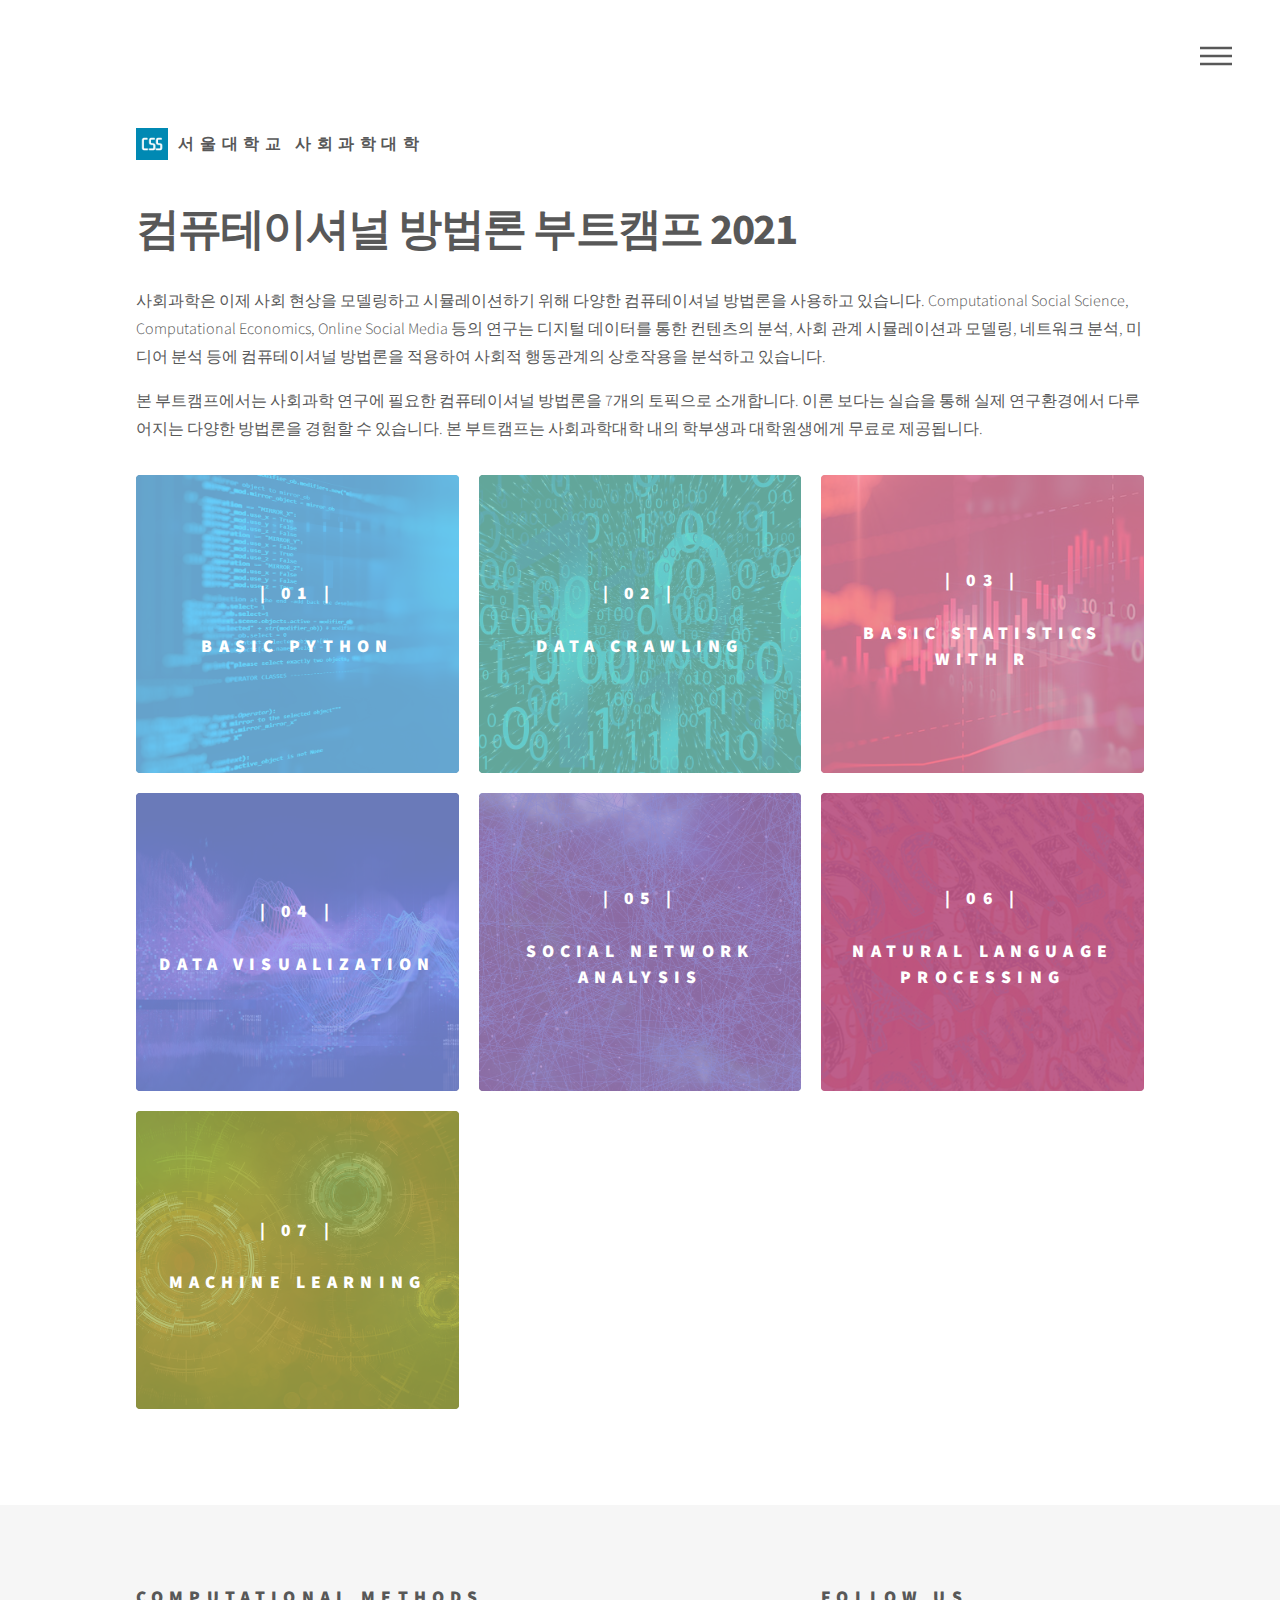
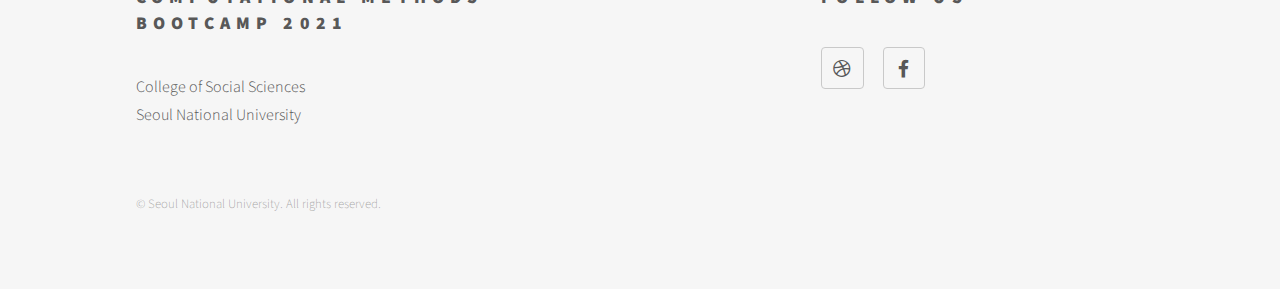
<file: index.html>
<!DOCTYPE HTML>
<!--
	Phantom by HTML5 UP
	html5up.net | @ajlkn
	Free for personal and commercial use under the CCA 3.0 license (html5up.net/license)
-->
<html>
	<head>
		<title>Computational Methods Bootcamp 2021 | CSS</title>
		<meta charset="utf-8" />
		<meta name="viewport" content="width=device-width, initial-scale=1, user-scalable=no" />
		<link rel="stylesheet" href="assets/css/main.css" />
		<noscript><link rel="stylesheet" href="assets/css/noscript.css" /></noscript>
		
	</head>
	<body class="is-preload">
		<!-- Wrapper -->
			<div id="wrapper">

				<!-- Header -->
					<header id="header">
						<div class="inner">

							<!-- Logo -->
								<a href="index.html" class="logo">
									<span class="symbol"><img src="images/css_logo.png" alt="" /></span><span class="title">서울대학교 사회과학대학</span>
								</a>

							<!-- Nav -->
								<nav>
									<ul>
										<li><a href="#menu">Menu</a></li>
									</ul>
								</nav>

						</div>
					</header>

				<!-- Menu -->
					<nav id="menu">
						<h2>Menu</h2>
						<ul>
							<li><a href="index.html">Home</a></li>
							<li><a href="python.html">01 Basic Python</a></li>
							<li><a href="crawling.html">02. Data Crawling</a></li>
							<li><a href="statistics.html">03. Basic Statistics with R</a></li>
							<li><a href="visualization.html">04. Visualization</a></li>
							<li><a href="sna.html">05. Social Network Analysis</a></li>
							<li><a href="nlp.html">06. Natural Language Processing</a></li>
							<li><a href="ml.html">07. Machine Learning</a></li>
						</ul>
					</nav>

				<!-- Main -->
					<div id="main">
						<div class="inner">
							<header>
								<h1>컴퓨테이셔널 방법론 부트캠프 2021</h1>
								
								<p>
								사회과학은 이제 사회 현상을 모델링하고 시뮬레이션하기 위해 다양한 컴퓨테이셔널 방법론을 사용하고 있습니다. Computational Social Science, Computational Economics, Online Social Media 등의 연구는 디지털 데이터를 통한 컨텐츠의 분석, 사회 관계 시뮬레이션과 모델링, 네트워크 분석, 미디어 분석 등에 컴퓨테이셔널 방법론을 적용하여 사회적 행동관계의 상호작용을 분석하고 있습니다.
								<p>
								</p>
								본 부트캠프에서는 사회과학 연구에 필요한 컴퓨테이셔널 방법론을 7개의 토픽으로 소개합니다. 이론 보다는 실습을 통해 실제 연구환경에서 다루어지는 다양한 방법론을 경험할 수 있습니다. 본 부트캠프는 사회과학대학 내의 학부생과 대학원생에게 무료로 제공됩니다. 
								</p>
							</header>

							<section class="tiles">

								<article class="style2">
									<span class="image">
										<img src="images/pic02-1.jpg" alt="" />
									</span>
									<a href="python.html">
										<h2>| 01 | <br><br>Basic Python</h2>
										<div class="content">
											<p>11/4(목), 3-6PM (3 Sessions)<br>강의: 맹욱재</p>
										</div>
									</a>
								</article>

								<article class="style3">
									<span class="image">
										<img src="images/pic03-1.jpg" alt="" />
									</span>
									<a href="crawling.html">
										<h2>| 02 | <br><br>Data Crawling</h2>
										<div class="content">
											<p>11/5(금), 3-6PM (3 Sessions)<br>강의: 은진수</p>
										</div>
									</a>
								</article>




								<article class="style1">
									<span class="image">
										<img src="images/pic01-1.jpg" alt="" />
									</span>
									<a href="statistics.html">
										<h2>| 03 | <br><br>Basic Statistics with R</h2>
										<div class="content">
											<p>11/11(목), 3-6PM (3 Sessions)<br>강의: 황현정</p>
										</div>
									</a>
								</article>

								
								<article class="style4">
									<span class="image">
										<img src="images/pic04-1.jpg" alt="" />
									</span>
									<a href="visualization.html">
										<h2>| 04 | <br><br>Data Visualization</h2>
										<div class="content">
											<p>11/12(금), 3-6PM (3 Sessions)<br>강의: 이규호</p>
										</div>
									</a>
								</article>
								<article class="style5">
									<span class="image">
										<img src="images/pic05-1.jpg" alt="" />
									</span>
									<a href="sna.html">
										<h2>| 05 | <br><br>Social Network Analysis</h2>
										<div class="content">
											<p>11/18(목), 3-6PM (3 Sessions)<br>강의: 이규호</p>
										</div>
									</a>
								</article>
								<article class="style6">
									<span class="image">
										<img src="images/pic06-1.jpg" alt="" />
									</span>
									<a href="nlp.html">
										<h2>| 06 | <br><br>Natural Language Processing</h2>
										<div class="content">
											<p>11/19(금), 3-6PM (3 Sessions)<br>강의: 박기범</p>
										</div>
									</a>
								</article>
								<article class="style7">
									<span class="image">
										<img src="images/pic07-1.jpg" alt="" />
									</span>
									<a href="ml.html">
										<h2>| 07 | <br><br>Machine Learning</h2>
										<div class="content">
											<p>11/25(목), 3-6PM (3 Sessions)<br>강의: 오종환</p>
										</div>
									</a>
								</article>
								
							</section>
						</div>
					</div>

				<!-- Footer -->
					<footer id="footer">
						<div class="inner">
							<section>
								<h2>Computational Methods<br>Bootcamp 2021</h2>
								<p>
								College of Social Sciences<br>
								Seoul National University
								</p>

							</section>
							<section>
								<h2>Follow Us</h2>
								<ul class="icons">
									<li><a href="http://social.snu.ac.kr" class="icon brands style2 fa-dribbble"><span class="label">Homepage</span></a></li>
									<li><a href="https://www.facebook.com/csssnu/" class="icon brands style2 fa-facebook-f"><span class="label">Facebook</span></a></li>
								</ul>
							</section>
							<ul class="copyright">
								<li>&copy; Seoul National University. All rights reserved.</li>
							</ul>
						</div>
					</footer>

			</div>

		<!-- Scripts -->
			<script src="assets/js/jquery.min.js"></script>
			<script src="assets/js/browser.min.js"></script>
			<script src="assets/js/breakpoints.min.js"></script>
			<script src="assets/js/util.js"></script>
			<script src="assets/js/main.js"></script>

	</body>
</html>
</file>
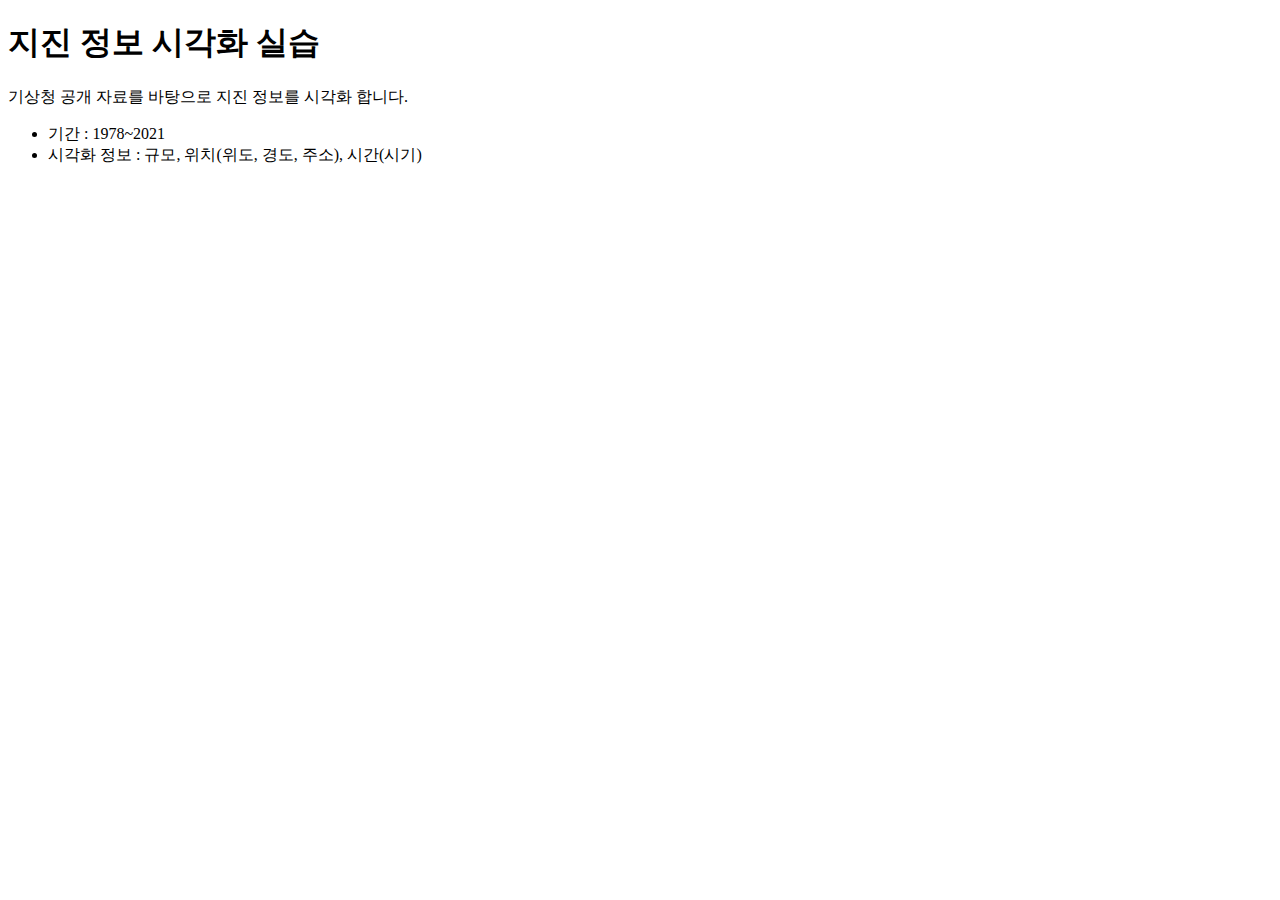
<file: files/04/index.html>
<!DOCTYPE html>
<html>
<head>
  <meta charset="utf-8">
  <title>Tableau 실습 : 지진 정보 시각화 HTML 문서</title>
</head>
<body>

<h1>지진 정보 시각화 실습</h1>

<p>기상청 공개 자료를 바탕으로 지진 정보를 시각화 합니다.</p>

<ul>
  <li>기간 : 1978~2021</li>
  <li>시각화 정보 : 규모, 위치(위도, 경도, 주소), 시간(시기)</li>
</ul>

<!-- 이 줄 아래로 복사한 코드를 붙여넣기 합니다-->

<!-- 이 줄 아래로는 편집하지 않습니다 -->

</body>
</html>
</file>
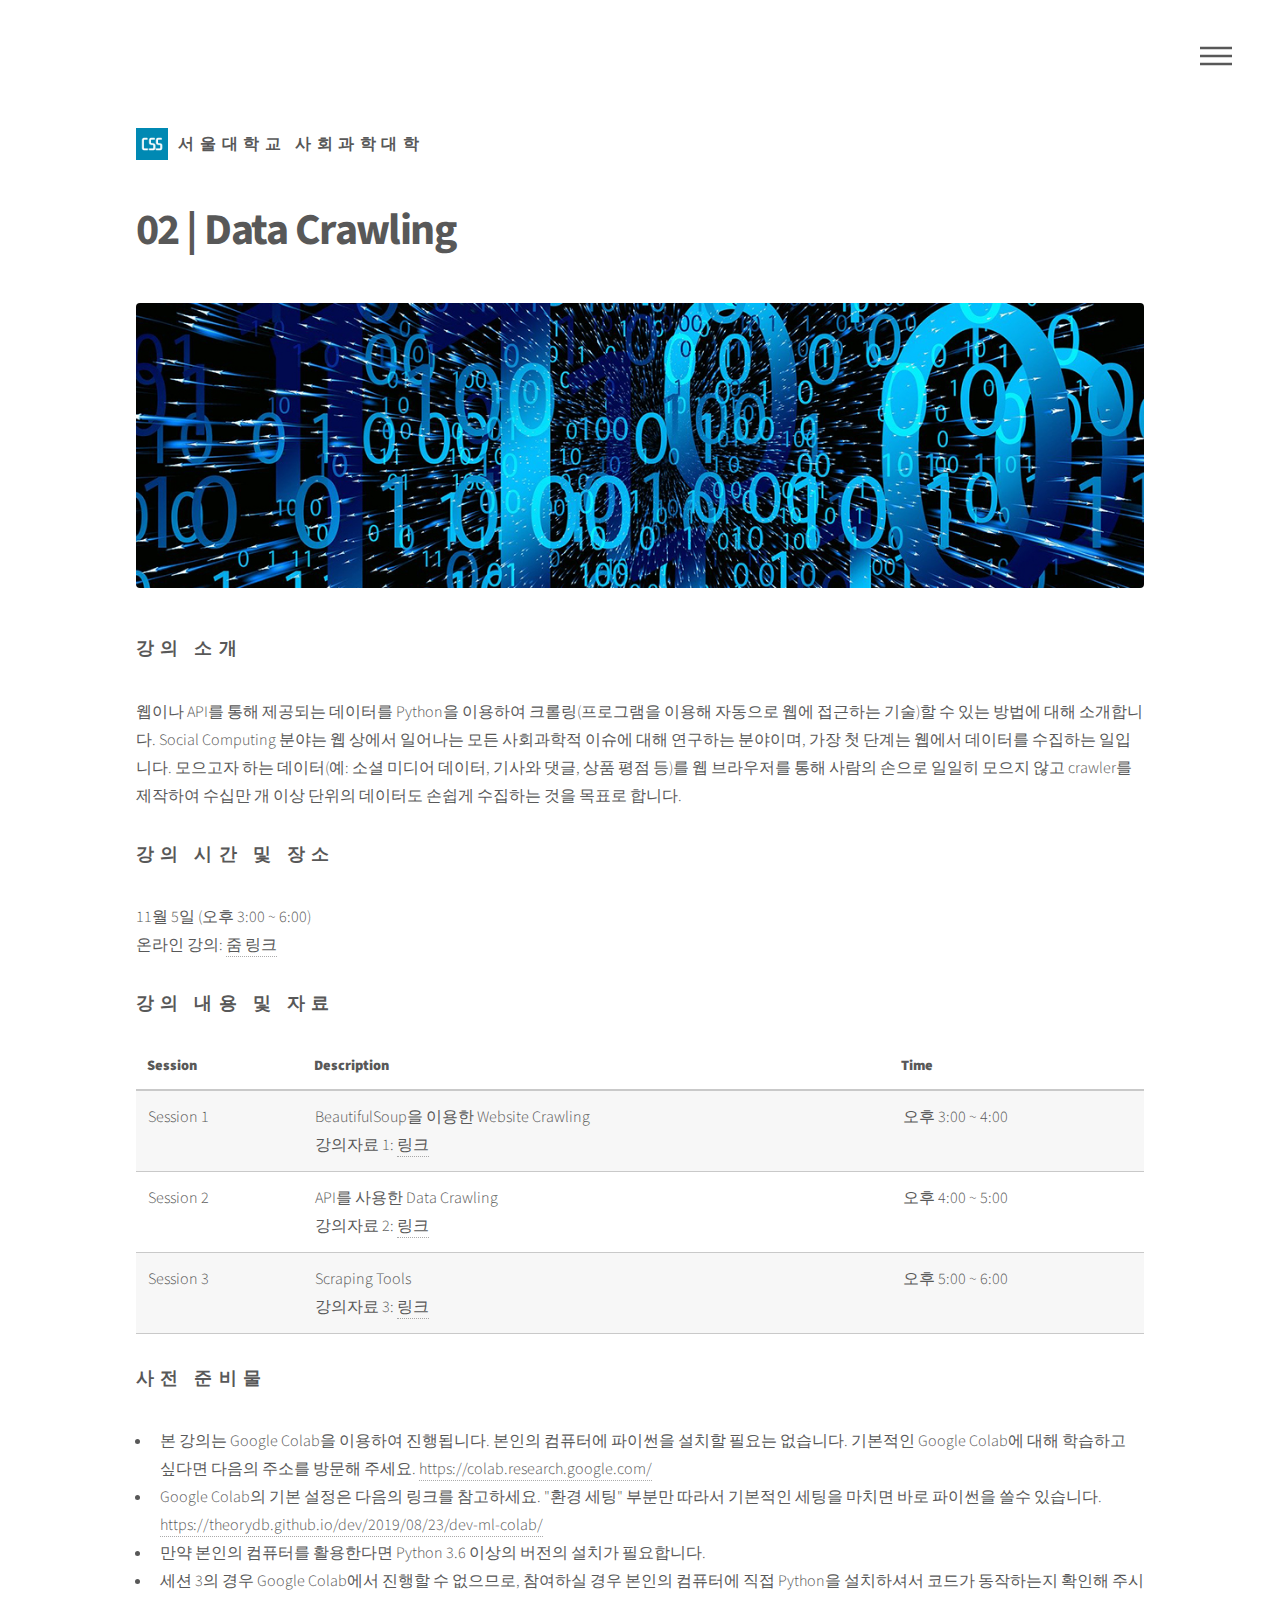
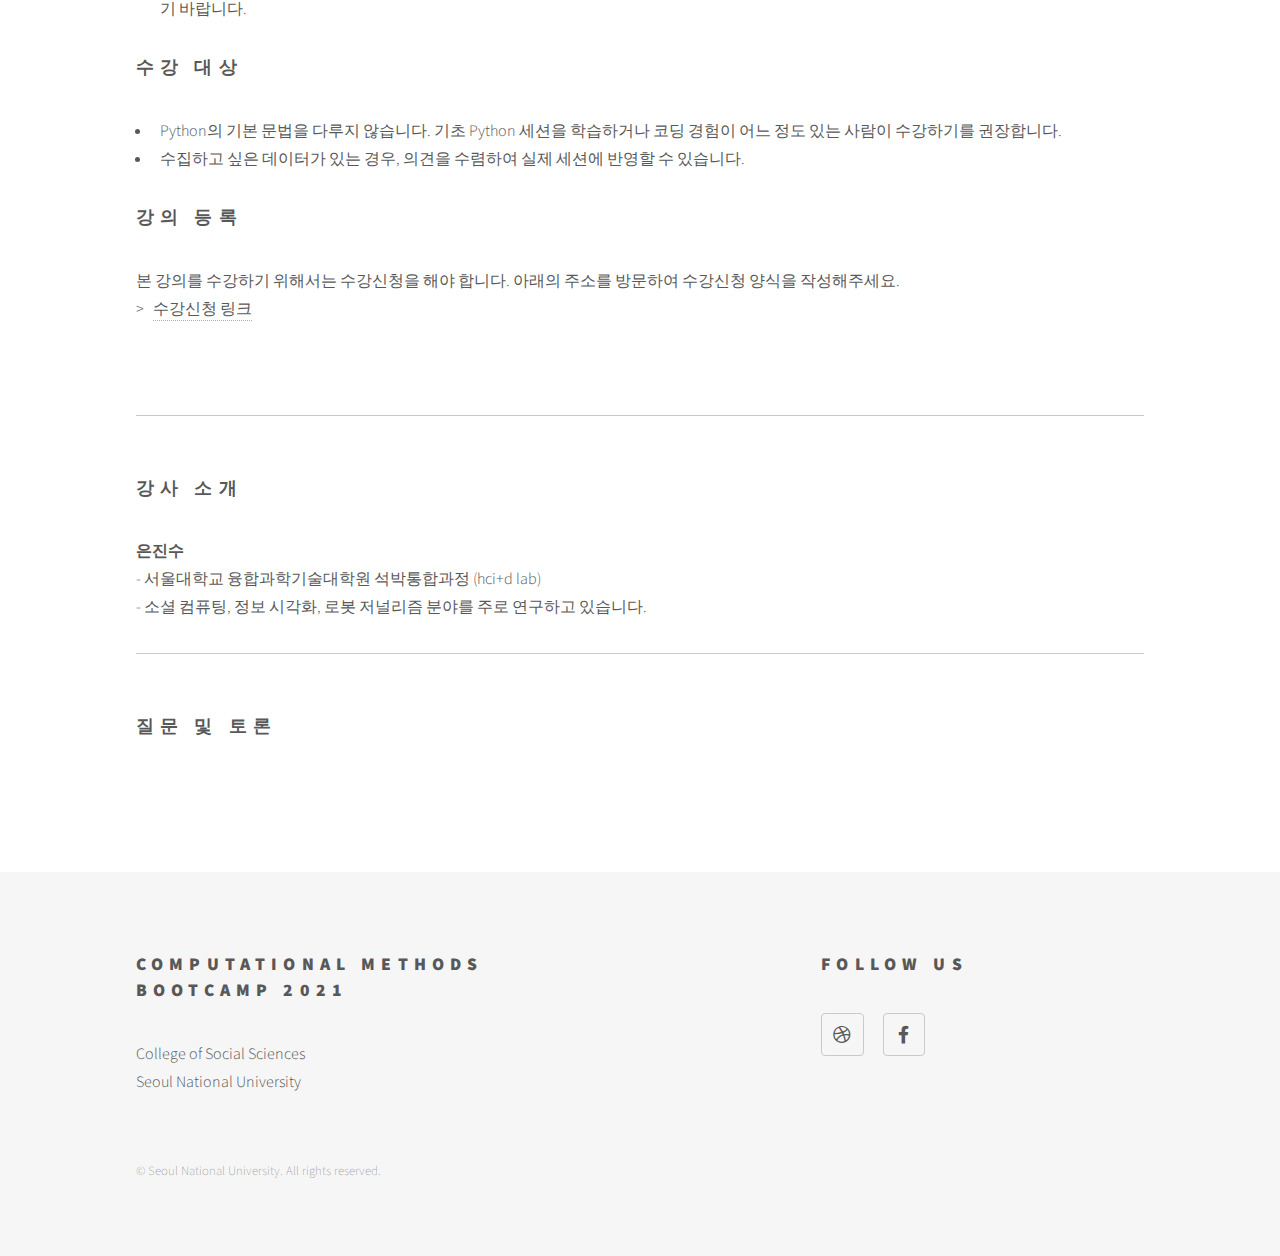
<file: crawling.html>
<!DOCTYPE HTML>
<!--
	Phantom by HTML5 UP
	html5up.net | @ajlkn
	Free for personal and commercial use under the CCA 3.0 license (html5up.net/license)
-->
<html>
	<head>
		<title>Computational Methods Bootcamp 2021 | Data Crawling</title>
		<meta charset="utf-8" />
		<meta name="viewport" content="width=device-width, initial-scale=1, user-scalable=no" />
		<link rel="stylesheet" href="assets/css/main.css" />
		<noscript><link rel="stylesheet" href="assets/css/noscript.css" /></noscript>
	</head>
	<body class="is-preload">
		<!-- Wrapper -->
			<div id="wrapper">

				<!-- Header -->
					<header id="header">
						<div class="inner">

							<!-- Logo -->
								<a href="index.html" class="logo">
									<span class="symbol"><img src="images/css_logo.png" alt="" /></span><span class="title">서울대학교 사회과학대학</span>
								</a>

							<!-- Nav -->
								<nav>
									<ul>
										<li><a href="#menu">Menu</a></li>
									</ul>
								</nav>

						</div>
					</header>

				<!-- Menu -->
					<nav id="menu">
						<h2>Menu</h2>
						<ul>
							<li><a href="index.html">Home</a></li>
							<li><a href="python.html">01 Basic Python</a></li>
							<li><a href="crawling.html">02. Data Crawling</a></li>
							<li><a href="statistics.html">03. Basic Statistics with R</a></li>
							<li><a href="visualization.html">04. Visualization</a></li>
							<li><a href="sna.html">05. Social Network Analysis</a></li>
							<li><a href="nlp.html">06. Natural Language Processing</a></li>
							<li><a href="ml.html">07. Machine Learning</a></li>
						</ul>
					</nav>

				<!-- Main -->
					<div id="main">
						<div class="inner">
							<h1>02 | Data Crawling</h1>
							<span class="image main"><img src="images/crawling-01.jpg" alt="" /></span>
							
							<h2>강의 소개</h2>
							<p>
							웹이나 API를 통해 제공되는 데이터를 Python을 이용하여 크롤링(프로그램을 이용해 자동으로 웹에 접근하는 기술)할 수 있는 방법에 대해 소개합니다. 
							Social Computing 분야는 웹 상에서 일어나는 모든 사회과학적 이슈에 대해 연구하는 분야이며, 가장 첫 단계는 웹에서 데이터를 수집하는 일입니다. 
							모으고자 하는 데이터(예: 소셜 미디어 데이터, 기사와 댓글, 상품 평점 등)를 웹 브라우저를 통해 사람의 손으로 일일히 모으지 않고 crawler를 제작하여 수십만 개 이상 단위의 데이터도 손쉽게 수집하는 것을 목표로 합니다.
							</p>
							
							<h2>강의 시간 및 장소</h2>
							<p>11월 5일 (오후 3:00 ~ 6:00)<br>온라인 강의: <a href="https://snu-ac-kr.zoom.us/j/88283517498" target="_blank">줌 링크</a></p>

							<h2>강의 내용 및 자료</h2>
							<div class="table-wrapper">
								<table>
									<thead>
										<tr>
											<th>Session</th>
											<th>Description</th>
											<th>Time</th>
										</tr>
									</thead>
									<tbody>
										<tr>
											<td>Session 1</td>
											<td>BeautifulSoup을 이용한 Website Crawling
												<br>강의자료 1: <a href="https://jinsueun.notion.site/Web-Scraping-2021-Session-1-9d575ab5cbb6480c8e2cec01fe982531" target="_blank">링크</a>
											</td>
											<td>오후 3:00 ~ 4:00</td>
										</tr>
										<tr>
											<td>Session 2</td>
											<td>API를 사용한 Data Crawling
												<br>강의자료 2: <a href="https://jinsueun.notion.site/Web-Scraping-2021-Session-2-15f276ab61554060b7c634b31f3a5fdf" target="_blank">링크</a>
											</td>
											<td>오후 4:00 ~ 5:00</td>
										</tr>
										<tr>
											<td>Session 3</td>
											<td>Scraping Tools
												<br>강의자료 3: <a href="https://jinsueun.notion.site/Web-Scraping-2021-Session-3-9be01956e8884de1bc856ae7dc9f12cf" target="_blank">링크</a>
											</td>
											<td>오후 5:00 ~ 6:00</td>
										</tr>
									</tbody>
								</table>
								<!-- <p>강의자료: <a href="https://www.notion.so/Data-Crawling-2ffc28aadcd84ad0a561c348253d1143">https://www.notion.so/Data-Crawling-2ffc28aadcd84ad0a561c348253d1143</a></p> -->
							</div>

							<h2>사전 준비물</h2>
							<ul>
								<li>본 강의는 Google Colab을 이용하여 진행됩니다. 본인의 컴퓨터에 파이썬을 설치할 필요는 없습니다. 기본적인 Google Colab에 대해 학습하고 싶다면 다음의 주소를 방문해 주세요. <a href="https://colab.research.google.com/">https://colab.research.google.com/</a></li>
								<li>Google Colab의 기본 설정은 다음의 링크를 참고하세요. "환경 세팅" 부분만 따라서 기본적인 세팅을 마치면 바로 파이썬을 쓸수 있습니다. <a href="https://theorydb.github.io/dev/2019/08/23/dev-ml-colab/">https://theorydb.github.io/dev/2019/08/23/dev-ml-colab/</a></li>								
								<li>만약 본인의 컴퓨터를 활용한다면 Python 3.6 이상의 버전의 설치가 필요합니다.</li>
								<li>세션 3의 경우 Google Colab에서 진행할 수 없으므로, 참여하실 경우 본인의 컴퓨터에 직접 Python을 설치하셔서 코드가 동작하는지 확인해 주시기 바랍니다.</li>
							</ul>

							<h2>수강 대상</h2>
							<ul>
								<li>Python의 기본 문법을 다루지 않습니다. 기초 Python 세션을 학습하거나 코딩 경험이 어느 정도 있는 사람이 수강하기를 권장합니다.</li>
								<li>수집하고 싶은 데이터가 있는 경우, 의견을 수렴하여 실제 세션에 반영할 수 있습니다.</li>
							</ul>

							<h2>강의 등록</h2>
							<p>
								본 강의를 수강하기 위해서는 수강신청을 해야 합니다. 아래의 주소를 방문하여 수강신청 양식을 작성해주세요.<br>
								&gt;&nbsp;&nbsp;&nbsp;<a href="https://forms.gle/KwuyoWpamJfYa3Sb7">수강신청 링크</a>
							</p>

							<br>
							<hr>
							<br>
							<h2>강사 소개</h2>
							<p>
							<strong>은진수</strong><br>
							- 서울대학교 융합과학기술대학원 석박통합과정 (hci+d lab)<br>
							- 소셜 컴퓨팅, 정보 시각화, 로봇 저널리즘 분야를 주로 연구하고 있습니다.

							<br>
							<hr>
							<br>
							<h2>질문 및 토론</h2>
							<div id="disqus_thread"></div>
							<script>

							/**
							*  RECOMMENDED CONFIGURATION VARIABLES: EDIT AND UNCOMMENT THE SECTION BELOW TO INSERT DYNAMIC VALUES FROM YOUR PLATFORM OR CMS.
							*  LEARN WHY DEFINING THESE VARIABLES IS IMPORTANT: https://disqus.com/admin/universalcode/#configuration-variables*/
							/*
							var disqus_config = function () {
							this.page.url = PAGE_URL;  // Replace PAGE_URL with your page's canonical URL variable
							this.page.identifier = PAGE_IDENTIFIER; // Replace PAGE_IDENTIFIER with your page's unique identifier variable
							};
							*/
							(function() { // DON'T EDIT BELOW THIS LINE
							var d = document, s = d.createElement('script');
							s.src = 'https://https-csssnu-github-io-method-bootcamp.disqus.com/embed.js';
							s.setAttribute('data-timestamp', +new Date());
							(d.head || d.body).appendChild(s);
							})();
							</script>
							<noscript>Please enable JavaScript to view the <a href="https://disqus.com/?ref_noscript">comments powered by Disqus.</a></noscript>

						</div>
					</div>

				<!-- Footer -->
					<footer id="footer">
						<div class="inner">
							<section>
								<h2>Computational Methods<br>Bootcamp 2021</h2>
								<p>
								College of Social Sciences<br>
								Seoul National University
								</p>

							</section>
							<section>
								<h2>Follow Us</h2>
								<ul class="icons">
									<li><a href="http://social.snu.ac.kr" class="icon brands style2 fa-dribbble"><span class="label">Homepage</span></a></li>
									<li><a href="https://www.facebook.com/csssnu/" class="icon brands style2 fa-facebook-f"><span class="label">Facebook</span></a></li>
								</ul>
							</section>
							<ul class="copyright">
								<li>&copy; Seoul National University. All rights reserved.</li>
							</ul>
						</div>
					</footer>

			</div>

			</div>

		<!-- Scripts -->
			<script src="assets/js/jquery.min.js"></script>
			<script src="assets/js/browser.min.js"></script>
			<script src="assets/js/breakpoints.min.js"></script>
			<script src="assets/js/util.js"></script>
			<script src="assets/js/main.js"></script>

	</body>
</html>
</file>
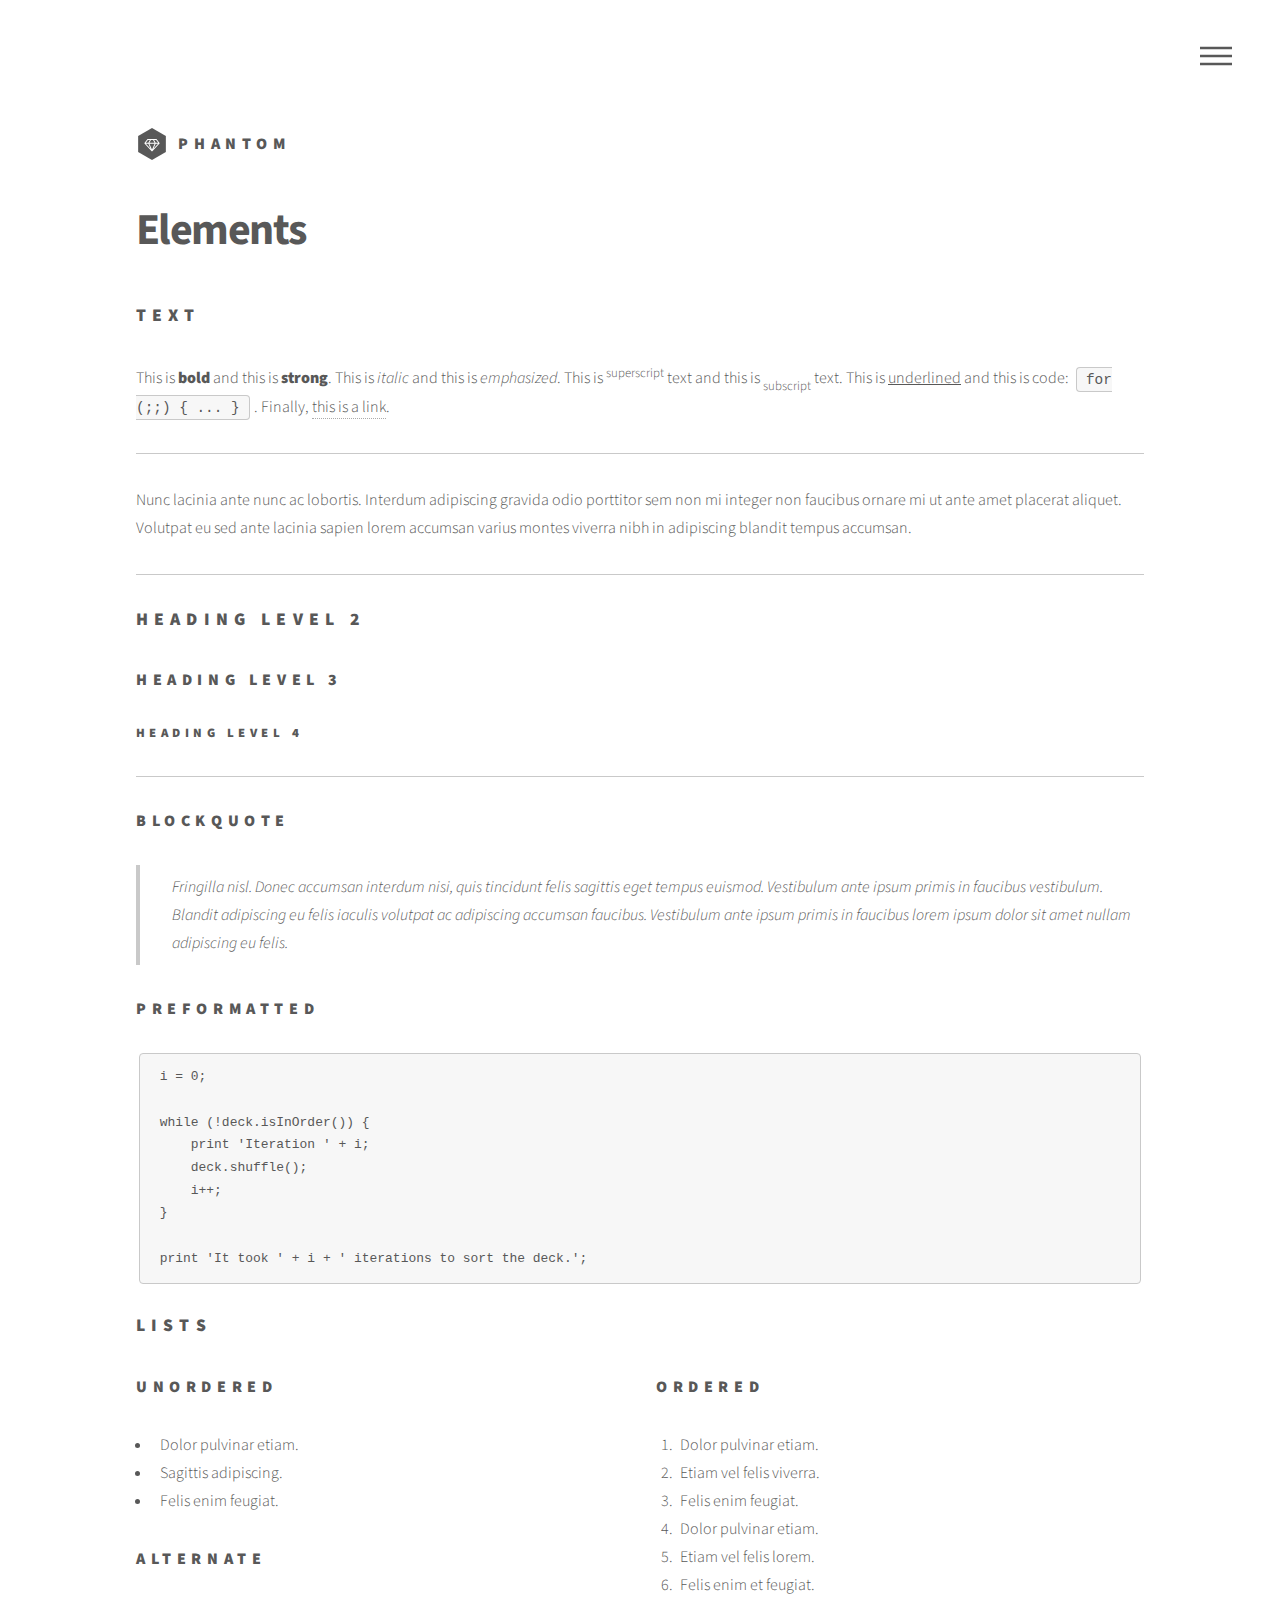
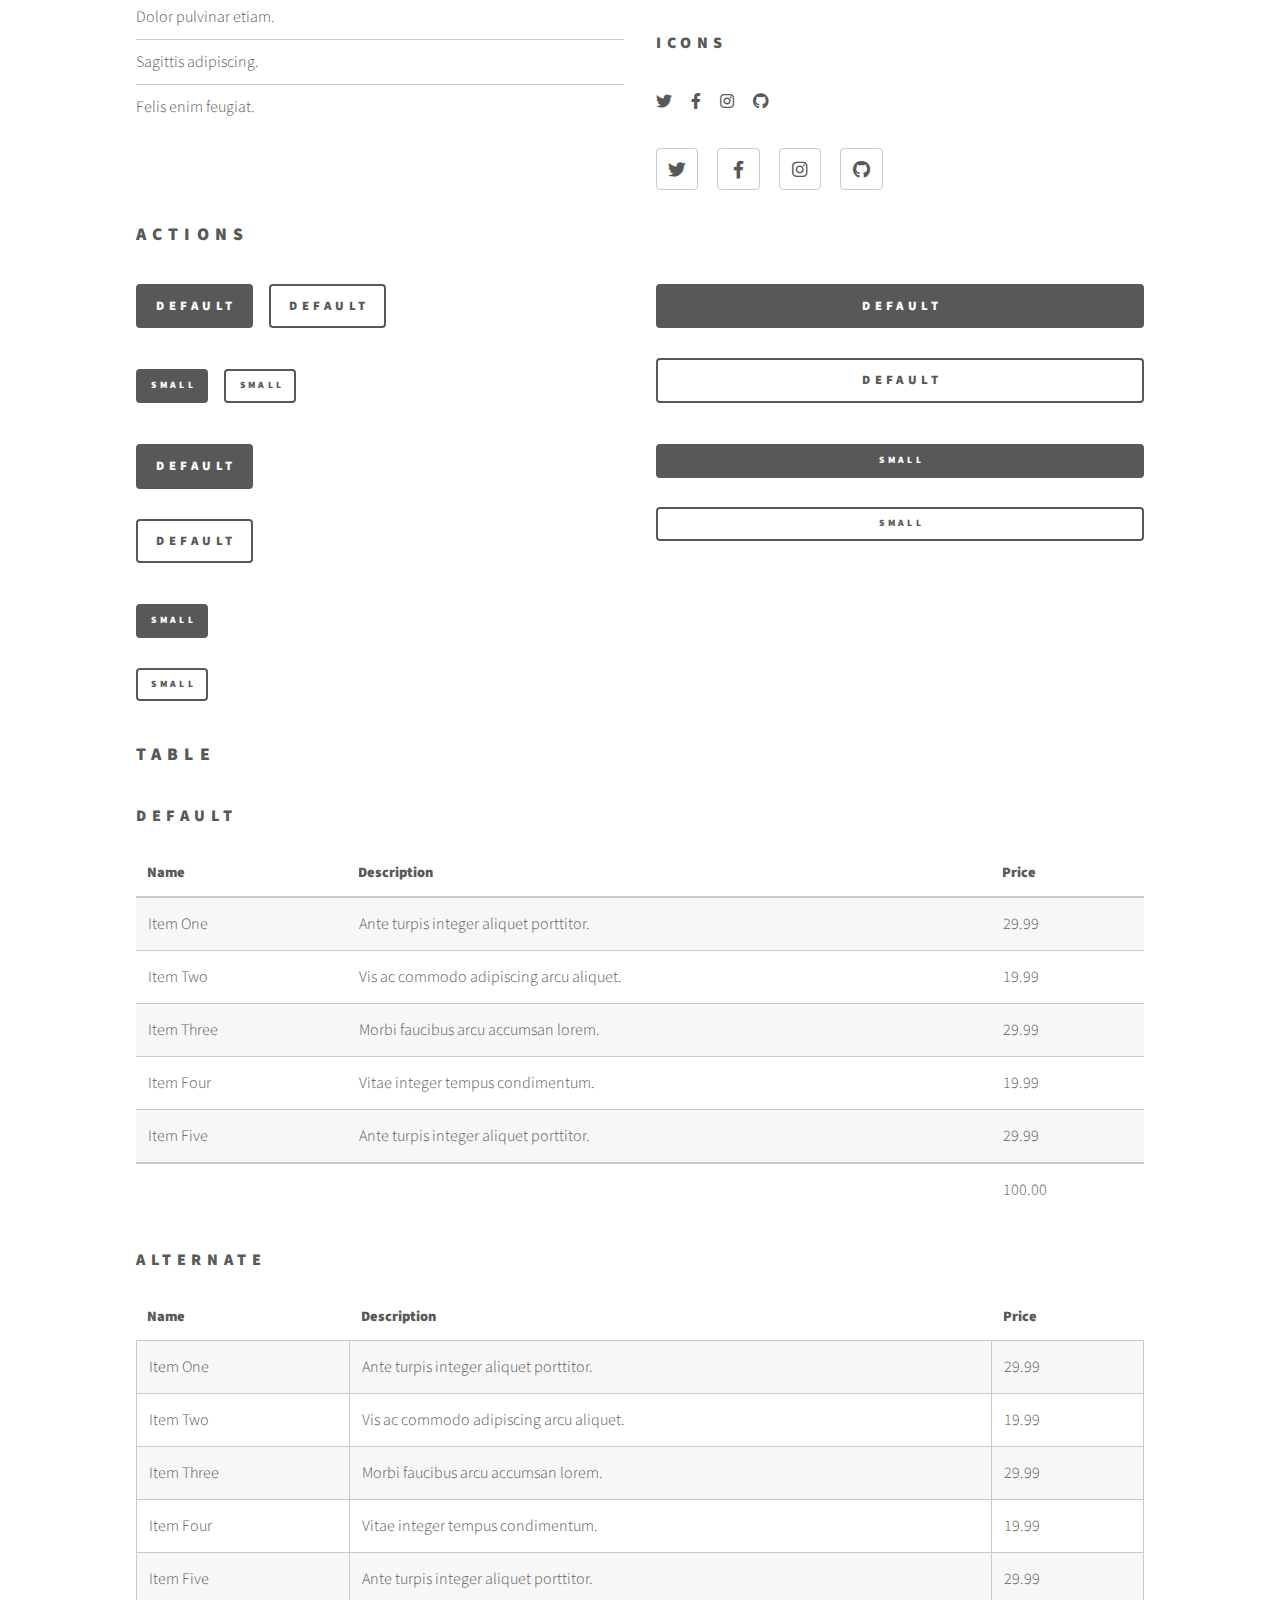
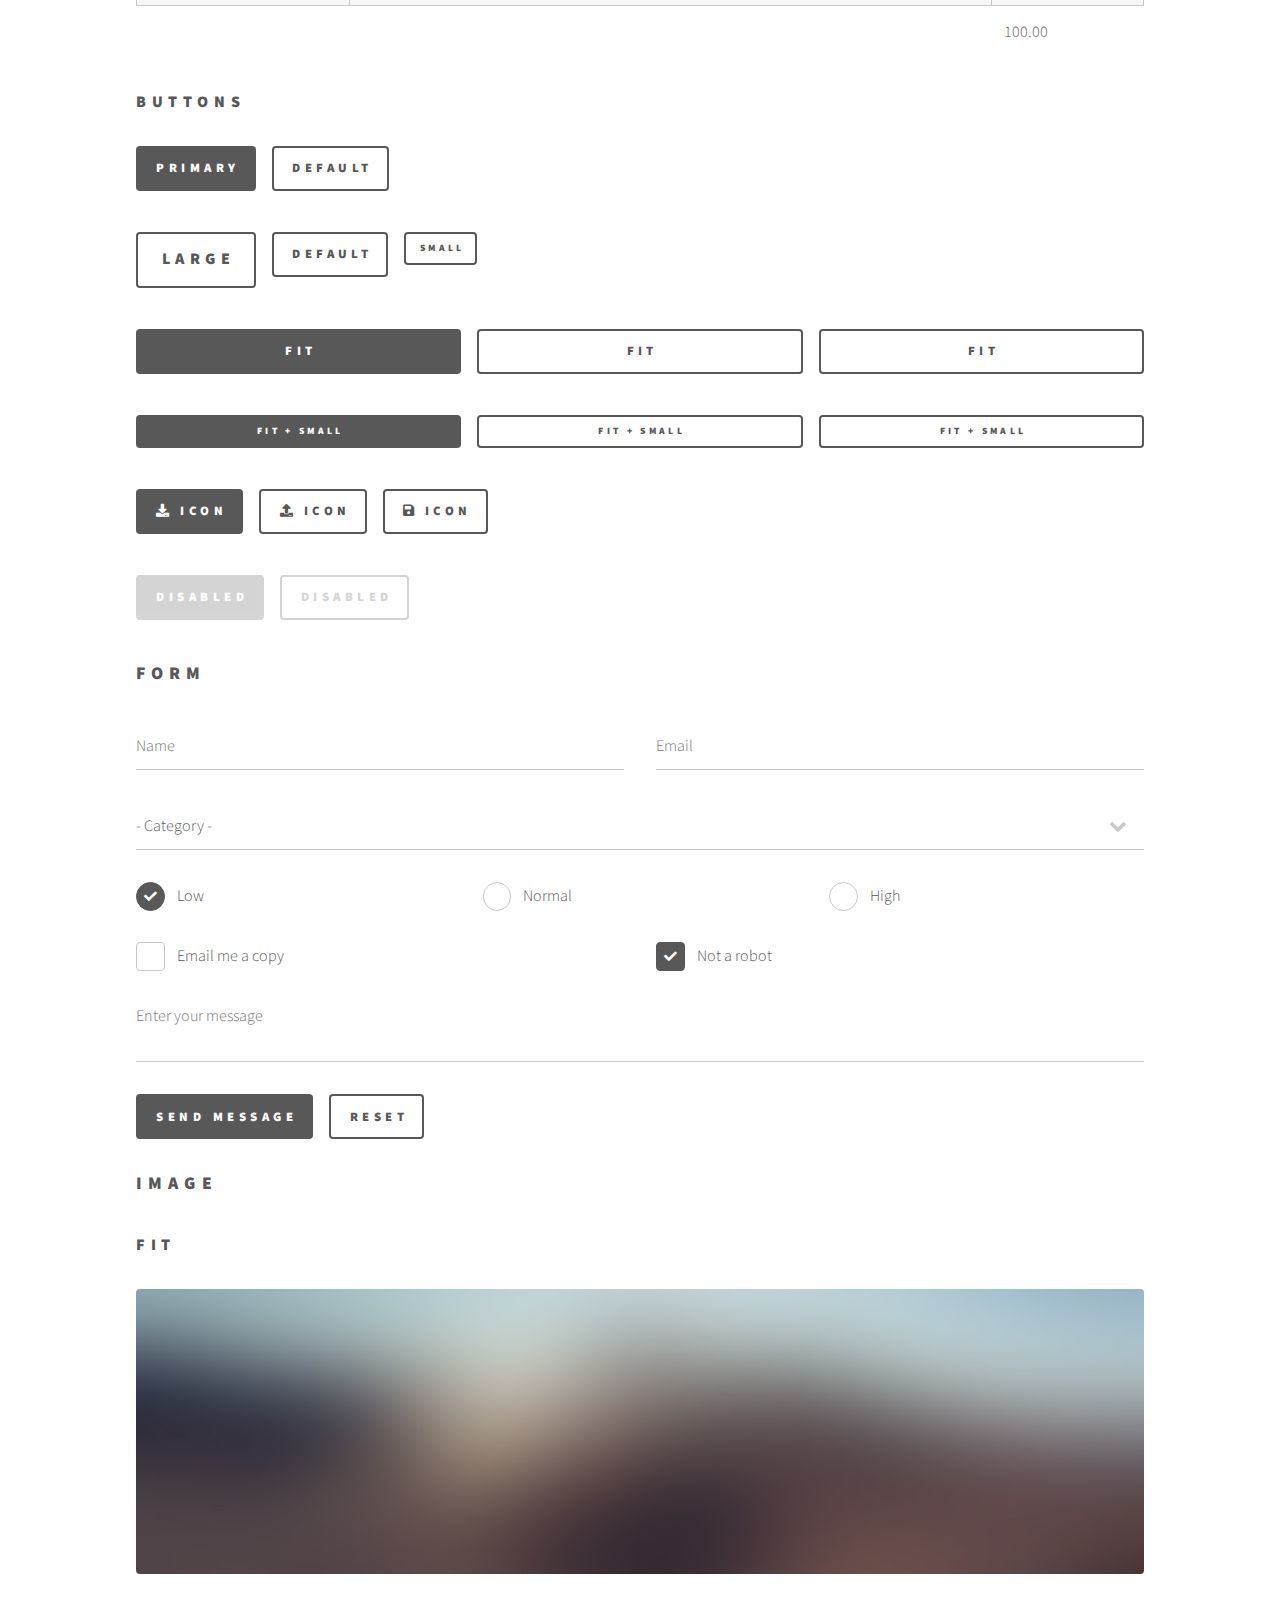
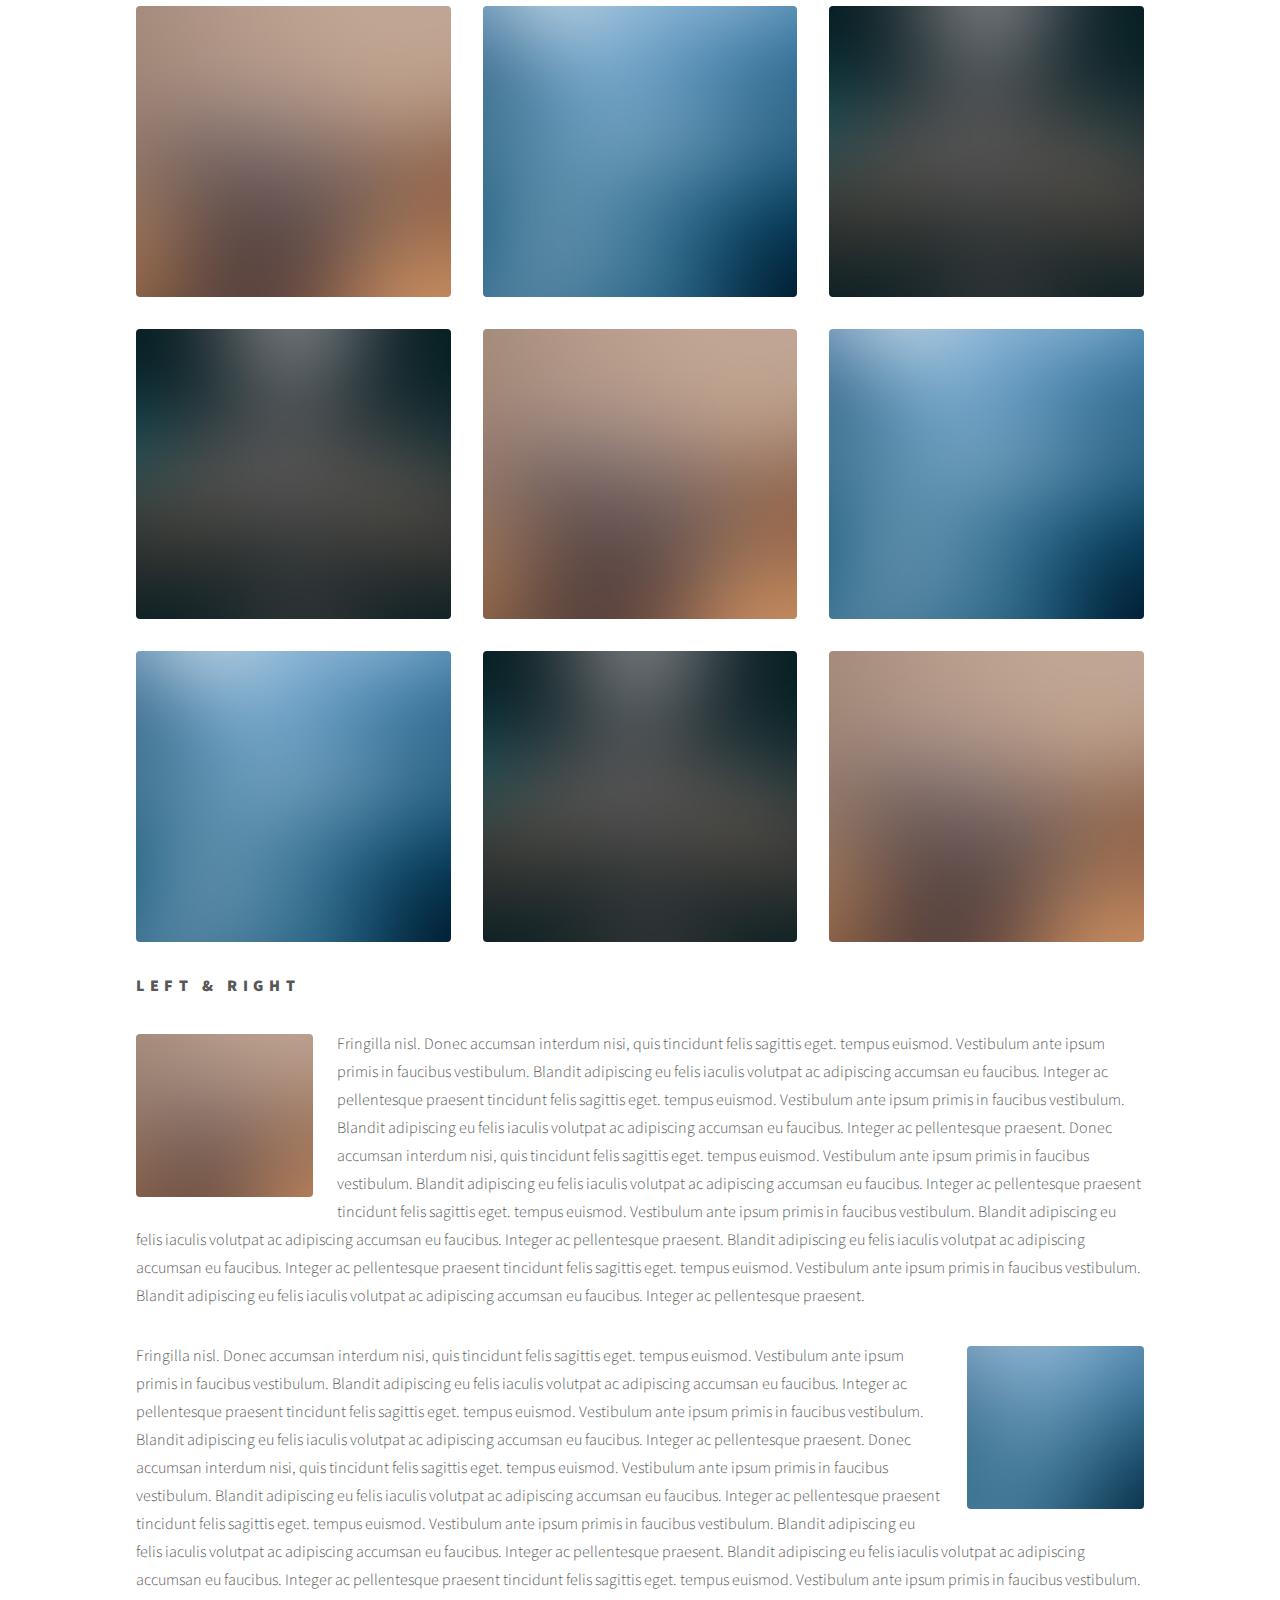
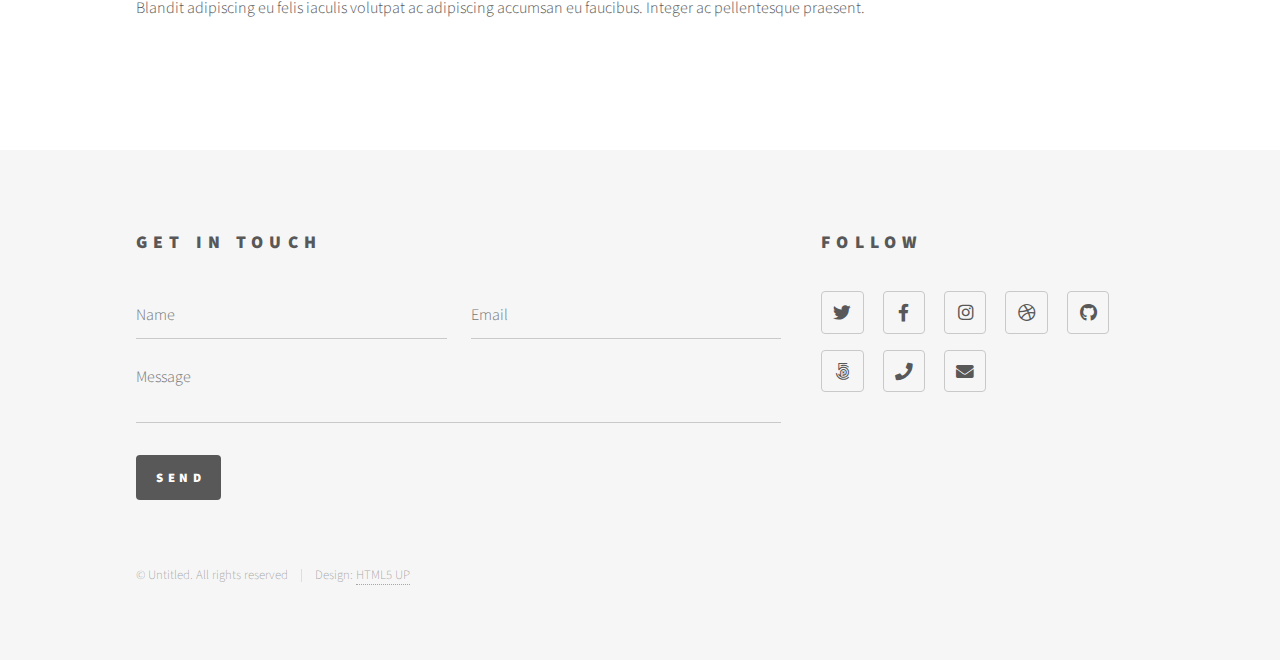
<file: elements.html>
<!DOCTYPE HTML>
<!--
	Phantom by HTML5 UP
	html5up.net | @ajlkn
	Free for personal and commercial use under the CCA 3.0 license (html5up.net/license)
-->
<html>
	<head>
		<title>Elements - Phantom by HTML5 UP</title>
		<meta charset="utf-8" />
		<meta name="viewport" content="width=device-width, initial-scale=1, user-scalable=no" />
		<link rel="stylesheet" href="assets/css/main.css" />
		<noscript><link rel="stylesheet" href="assets/css/noscript.css" /></noscript>
	</head>
	<body class="is-preload">
		<!-- Wrapper -->
			<div id="wrapper">

				<!-- Header -->
					<header id="header">
						<div class="inner">

							<!-- Logo -->
								<a href="index.html" class="logo">
									<span class="symbol"><img src="images/logo.svg" alt="" /></span><span class="title">Phantom</span>
								</a>

							<!-- Nav -->
								<nav>
									<ul>
										<li><a href="#menu">Menu</a></li>
									</ul>
								</nav>

						</div>
					</header>

				<!-- Menu -->
					<nav id="menu">
						<h2>Menu</h2>
						<ul>
							<li><a href="index.html">Home</a></li>
							<li><a href="generic.html">Ipsum veroeros</a></li>
							<li><a href="generic.html">Tempus etiam</a></li>
							<li><a href="generic.html">Consequat dolor</a></li>
							<li><a href="elements.html">Elements</a></li>
						</ul>
					</nav>

				<!-- Main -->
					<div id="main">
						<div class="inner">
							<h1>Elements</h1>

							<!-- Text -->
								<section>
									<h2>Text</h2>
									<p>This is <b>bold</b> and this is <strong>strong</strong>. This is <i>italic</i> and this is <em>emphasized</em>.
									This is <sup>superscript</sup> text and this is <sub>subscript</sub> text.
									This is <u>underlined</u> and this is code: <code>for (;;) { ... }</code>. Finally, <a href="#">this is a link</a>.</p>
									<hr />
									<p>Nunc lacinia ante nunc ac lobortis. Interdum adipiscing gravida odio porttitor sem non mi integer non faucibus ornare mi ut ante amet placerat aliquet. Volutpat eu sed ante lacinia sapien lorem accumsan varius montes viverra nibh in adipiscing blandit tempus accumsan.</p>
									<hr />
									<h2>Heading Level 2</h2>
									<h3>Heading Level 3</h3>
									<h4>Heading Level 4</h4>
									<hr />
									<h3>Blockquote</h3>
									<blockquote>Fringilla nisl. Donec accumsan interdum nisi, quis tincidunt felis sagittis eget tempus euismod. Vestibulum ante ipsum primis in faucibus vestibulum. Blandit adipiscing eu felis iaculis volutpat ac adipiscing accumsan faucibus. Vestibulum ante ipsum primis in faucibus lorem ipsum dolor sit amet nullam adipiscing eu felis.</blockquote>
									<h3>Preformatted</h3>
									<pre><code>i = 0;

while (!deck.isInOrder()) {
    print 'Iteration ' + i;
    deck.shuffle();
    i++;
}

print 'It took ' + i + ' iterations to sort the deck.';</code></pre>
								</section>

							<!-- Lists -->
								<section>
									<h2>Lists</h2>
									<div class="row">
										<div class="col-6 col-12-medium">
											<h3>Unordered</h3>
											<ul>
												<li>Dolor pulvinar etiam.</li>
												<li>Sagittis adipiscing.</li>
												<li>Felis enim feugiat.</li>
											</ul>
											<h3>Alternate</h3>
											<ul class="alt">
												<li>Dolor pulvinar etiam.</li>
												<li>Sagittis adipiscing.</li>
												<li>Felis enim feugiat.</li>
											</ul>
										</div>
										<div class="col-6 col-12-medium">
											<h3>Ordered</h3>
											<ol>
												<li>Dolor pulvinar etiam.</li>
												<li>Etiam vel felis viverra.</li>
												<li>Felis enim feugiat.</li>
												<li>Dolor pulvinar etiam.</li>
												<li>Etiam vel felis lorem.</li>
												<li>Felis enim et feugiat.</li>
											</ol>
											<h3>Icons</h3>
											<ul class="icons">
												<li><a href="#" class="icon brands style1 fa-twitter"><span class="label">Twitter</span></a></li>
												<li><a href="#" class="icon brands style1 fa-facebook-f"><span class="label">Facebook</span></a></li>
												<li><a href="#" class="icon brands style1 fa-instagram"><span class="label">Instagram</span></a></li>
												<li><a href="#" class="icon brands style1 fa-github"><span class="label">Github</span></a></li>
											</ul>
											<ul class="icons">
												<li><a href="#" class="icon brands style2 fa-twitter"><span class="label">Twitter</span></a></li>
												<li><a href="#" class="icon brands style2 fa-facebook-f"><span class="label">Facebook</span></a></li>
												<li><a href="#" class="icon brands style2 fa-instagram"><span class="label">Instagram</span></a></li>
												<li><a href="#" class="icon brands style2 fa-github"><span class="label">Github</span></a></li>
											</ul>
										</div>
									</div>
									<h2>Actions</h2>
									<div class="row">
										<div class="col-6 col-12-medium">
											<ul class="actions">
												<li><a href="#" class="button primary">Default</a></li>
												<li><a href="#" class="button">Default</a></li>
											</ul>
											<ul class="actions small">
												<li><a href="#" class="button primary small">Small</a></li>
												<li><a href="#" class="button small">Small</a></li>
											</ul>
											<ul class="actions stacked">
												<li><a href="#" class="button primary">Default</a></li>
												<li><a href="#" class="button">Default</a></li>
											</ul>
											<ul class="actions stacked">
												<li><a href="#" class="button primary small">Small</a></li>
												<li><a href="#" class="button small">Small</a></li>
											</ul>
										</div>
										<div class="col-6 col-12-medium">
											<ul class="actions stacked">
												<li><a href="#" class="button primary fit">Default</a></li>
												<li><a href="#" class="button fit">Default</a></li>
											</ul>
											<ul class="actions stacked">
												<li><a href="#" class="button primary small fit">Small</a></li>
												<li><a href="#" class="button small fit">Small</a></li>
											</ul>
										</div>
									</div>
								</section>

							<!-- Table -->
								<section>
									<h2>Table</h2>
									<h3>Default</h3>
									<div class="table-wrapper">
										<table>
											<thead>
												<tr>
													<th>Name</th>
													<th>Description</th>
													<th>Price</th>
												</tr>
											</thead>
											<tbody>
												<tr>
													<td>Item One</td>
													<td>Ante turpis integer aliquet porttitor.</td>
													<td>29.99</td>
												</tr>
												<tr>
													<td>Item Two</td>
													<td>Vis ac commodo adipiscing arcu aliquet.</td>
													<td>19.99</td>
												</tr>
												<tr>
													<td>Item Three</td>
													<td> Morbi faucibus arcu accumsan lorem.</td>
													<td>29.99</td>
												</tr>
												<tr>
													<td>Item Four</td>
													<td>Vitae integer tempus condimentum.</td>
													<td>19.99</td>
												</tr>
												<tr>
													<td>Item Five</td>
													<td>Ante turpis integer aliquet porttitor.</td>
													<td>29.99</td>
												</tr>
											</tbody>
											<tfoot>
												<tr>
													<td colspan="2"></td>
													<td>100.00</td>
												</tr>
											</tfoot>
										</table>
									</div>

									<h3>Alternate</h3>
									<div class="table-wrapper">
										<table class="alt">
											<thead>
												<tr>
													<th>Name</th>
													<th>Description</th>
													<th>Price</th>
												</tr>
											</thead>
											<tbody>
												<tr>
													<td>Item One</td>
													<td>Ante turpis integer aliquet porttitor.</td>
													<td>29.99</td>
												</tr>
												<tr>
													<td>Item Two</td>
													<td>Vis ac commodo adipiscing arcu aliquet.</td>
													<td>19.99</td>
												</tr>
												<tr>
													<td>Item Three</td>
													<td> Morbi faucibus arcu accumsan lorem.</td>
													<td>29.99</td>
												</tr>
												<tr>
													<td>Item Four</td>
													<td>Vitae integer tempus condimentum.</td>
													<td>19.99</td>
												</tr>
												<tr>
													<td>Item Five</td>
													<td>Ante turpis integer aliquet porttitor.</td>
													<td>29.99</td>
												</tr>
											</tbody>
											<tfoot>
												<tr>
													<td colspan="2"></td>
													<td>100.00</td>
												</tr>
											</tfoot>
										</table>
									</div>
								</section>

							<!-- Buttons -->
								<section>
									<h3>Buttons</h3>
									<ul class="actions">
										<li><a href="#" class="button primary">Primary</a></li>
										<li><a href="#" class="button">Default</a></li>
									</ul>
									<ul class="actions">
										<li><a href="#" class="button large">Large</a></li>
										<li><a href="#" class="button">Default</a></li>
										<li><a href="#" class="button small">Small</a></li>
									</ul>
									<ul class="actions fit">
										<li><a href="#" class="button primary fit">Fit</a></li>
										<li><a href="#" class="button fit">Fit</a></li>
										<li><a href="#" class="button fit">Fit</a></li>
									</ul>
									<ul class="actions fit small">
										<li><a href="#" class="button primary fit small">Fit + Small</a></li>
										<li><a href="#" class="button fit small">Fit + Small</a></li>
										<li><a href="#" class="button fit small">Fit + Small</a></li>
									</ul>
									<ul class="actions">
										<li><a href="#" class="button primary icon solid fa-download">Icon</a></li>
										<li><a href="#" class="button icon solid fa-upload">Icon</a></li>
										<li><a href="#" class="button icon solid fa-save">Icon</a></li>
									</ul>
									<ul class="actions">
										<li><span class="button primary disabled">Disabled</span></li>
										<li><span class="button disabled">Disabled</span></li>
									</ul>
								</section>

							<!-- Form -->
								<section>
									<h2>Form</h2>
									<form method="post" action="#">
										<div class="row gtr-uniform">
											<div class="col-6 col-12-xsmall">
												<input type="text" name="demo-name" id="demo-name" value="" placeholder="Name" />
											</div>
											<div class="col-6 col-12-xsmall">
												<input type="email" name="demo-email" id="demo-email" value="" placeholder="Email" />
											</div>
											<div class="col-12">
												<select name="demo-category" id="demo-category">
													<option value="">- Category -</option>
													<option value="1">Manufacturing</option>
													<option value="1">Shipping</option>
													<option value="1">Administration</option>
													<option value="1">Human Resources</option>
												</select>
											</div>
											<div class="col-4 col-12-small">
												<input type="radio" id="demo-priority-low" name="demo-priority" checked>
												<label for="demo-priority-low">Low</label>
											</div>
											<div class="col-4 col-12-small">
												<input type="radio" id="demo-priority-normal" name="demo-priority">
												<label for="demo-priority-normal">Normal</label>
											</div>
											<div class="col-4 col-12-small">
												<input type="radio" id="demo-priority-high" name="demo-priority">
												<label for="demo-priority-high">High</label>
											</div>
											<div class="col-6 col-12-small">
												<input type="checkbox" id="demo-copy" name="demo-copy">
												<label for="demo-copy">Email me a copy</label>
											</div>
											<div class="col-6 col-12-small">
												<input type="checkbox" id="demo-human" name="demo-human" checked>
												<label for="demo-human">Not a robot</label>
											</div>
											<div class="col-12">
												<textarea name="demo-message" id="demo-message" placeholder="Enter your message" rows="6"></textarea>
											</div>
											<div class="col-12">
												<ul class="actions">
													<li><input type="submit" value="Send Message" class="primary" /></li>
													<li><input type="reset" value="Reset" /></li>
												</ul>
											</div>
										</div>
									</form>
								</section>

							<!-- Image -->
								<section>
									<h2>Image</h2>
									<h3>Fit</h3>
									<div class="box alt">
										<div class="row gtr-uniform">
											<div class="col-12"><span class="image fit"><img src="images/pic13.jpg" alt="" /></span></div>
											<div class="col-4"><span class="image fit"><img src="images/pic01.jpg" alt="" /></span></div>
											<div class="col-4"><span class="image fit"><img src="images/pic02.jpg" alt="" /></span></div>
											<div class="col-4"><span class="image fit"><img src="images/pic03.jpg" alt="" /></span></div>
											<div class="col-4"><span class="image fit"><img src="images/pic03.jpg" alt="" /></span></div>
											<div class="col-4"><span class="image fit"><img src="images/pic01.jpg" alt="" /></span></div>
											<div class="col-4"><span class="image fit"><img src="images/pic02.jpg" alt="" /></span></div>
											<div class="col-4"><span class="image fit"><img src="images/pic02.jpg" alt="" /></span></div>
											<div class="col-4"><span class="image fit"><img src="images/pic03.jpg" alt="" /></span></div>
											<div class="col-4"><span class="image fit"><img src="images/pic01.jpg" alt="" /></span></div>
										</div>
									</div>
									<h3>Left &amp; Right</h3>
									<p><span class="image left"><img src="images/pic14.jpg" alt="" /></span>Fringilla nisl. Donec accumsan interdum nisi, quis tincidunt felis sagittis eget. tempus euismod. Vestibulum ante ipsum primis in faucibus vestibulum. Blandit adipiscing eu felis iaculis volutpat ac adipiscing accumsan eu faucibus. Integer ac pellentesque praesent tincidunt felis sagittis eget. tempus euismod. Vestibulum ante ipsum primis in faucibus vestibulum. Blandit adipiscing eu felis iaculis volutpat ac adipiscing accumsan eu faucibus. Integer ac pellentesque praesent. Donec accumsan interdum nisi, quis tincidunt felis sagittis eget. tempus euismod. Vestibulum ante ipsum primis in faucibus vestibulum. Blandit adipiscing eu felis iaculis volutpat ac adipiscing accumsan eu faucibus. Integer ac pellentesque praesent tincidunt felis sagittis eget. tempus euismod. Vestibulum ante ipsum primis in faucibus vestibulum. Blandit adipiscing eu felis iaculis volutpat ac adipiscing accumsan eu faucibus. Integer ac pellentesque praesent. Blandit adipiscing eu felis iaculis volutpat ac adipiscing accumsan eu faucibus. Integer ac pellentesque praesent tincidunt felis sagittis eget. tempus euismod. Vestibulum ante ipsum primis in faucibus vestibulum. Blandit adipiscing eu felis iaculis volutpat ac adipiscing accumsan eu faucibus. Integer ac pellentesque praesent.</p>
									<p><span class="image right"><img src="images/pic15.jpg" alt="" /></span>Fringilla nisl. Donec accumsan interdum nisi, quis tincidunt felis sagittis eget. tempus euismod. Vestibulum ante ipsum primis in faucibus vestibulum. Blandit adipiscing eu felis iaculis volutpat ac adipiscing accumsan eu faucibus. Integer ac pellentesque praesent tincidunt felis sagittis eget. tempus euismod. Vestibulum ante ipsum primis in faucibus vestibulum. Blandit adipiscing eu felis iaculis volutpat ac adipiscing accumsan eu faucibus. Integer ac pellentesque praesent. Donec accumsan interdum nisi, quis tincidunt felis sagittis eget. tempus euismod. Vestibulum ante ipsum primis in faucibus vestibulum. Blandit adipiscing eu felis iaculis volutpat ac adipiscing accumsan eu faucibus. Integer ac pellentesque praesent tincidunt felis sagittis eget. tempus euismod. Vestibulum ante ipsum primis in faucibus vestibulum. Blandit adipiscing eu felis iaculis volutpat ac adipiscing accumsan eu faucibus. Integer ac pellentesque praesent. Blandit adipiscing eu felis iaculis volutpat ac adipiscing accumsan eu faucibus. Integer ac pellentesque praesent tincidunt felis sagittis eget. tempus euismod. Vestibulum ante ipsum primis in faucibus vestibulum. Blandit adipiscing eu felis iaculis volutpat ac adipiscing accumsan eu faucibus. Integer ac pellentesque praesent.</p>
								</section>

						</div>
					</div>

				<!-- Footer -->
					<footer id="footer">
						<div class="inner">
							<section>
								<h2>Get in touch</h2>
								<form method="post" action="#">
									<div class="fields">
										<div class="field half">
											<input type="text" name="name" id="name" placeholder="Name" />
										</div>
										<div class="field half">
											<input type="email" name="email" id="email" placeholder="Email" />
										</div>
										<div class="field">
											<textarea name="message" id="message" placeholder="Message"></textarea>
										</div>
									</div>
									<ul class="actions">
										<li><input type="submit" value="Send" class="primary" /></li>
									</ul>
								</form>
							</section>
							<section>
								<h2>Follow</h2>
								<ul class="icons">
									<li><a href="#" class="icon brands style2 fa-twitter"><span class="label">Twitter</span></a></li>
									<li><a href="#" class="icon brands style2 fa-facebook-f"><span class="label">Facebook</span></a></li>
									<li><a href="#" class="icon brands style2 fa-instagram"><span class="label">Instagram</span></a></li>
									<li><a href="#" class="icon brands style2 fa-dribbble"><span class="label">Dribbble</span></a></li>
									<li><a href="#" class="icon brands style2 fa-github"><span class="label">GitHub</span></a></li>
									<li><a href="#" class="icon brands style2 fa-500px"><span class="label">500px</span></a></li>
									<li><a href="#" class="icon solid style2 fa-phone"><span class="label">Phone</span></a></li>
									<li><a href="#" class="icon solid style2 fa-envelope"><span class="label">Email</span></a></li>
								</ul>
							</section>
							<ul class="copyright">
								<li>&copy; Untitled. All rights reserved</li><li>Design: <a href="http://html5up.net">HTML5 UP</a></li>
							</ul>
						</div>
					</footer>

			</div>

		<!-- Scripts -->
			<script src="assets/js/jquery.min.js"></script>
			<script src="assets/js/browser.min.js"></script>
			<script src="assets/js/breakpoints.min.js"></script>
			<script src="assets/js/util.js"></script>
			<script src="assets/js/main.js"></script>

	</body>
</html>
</file>
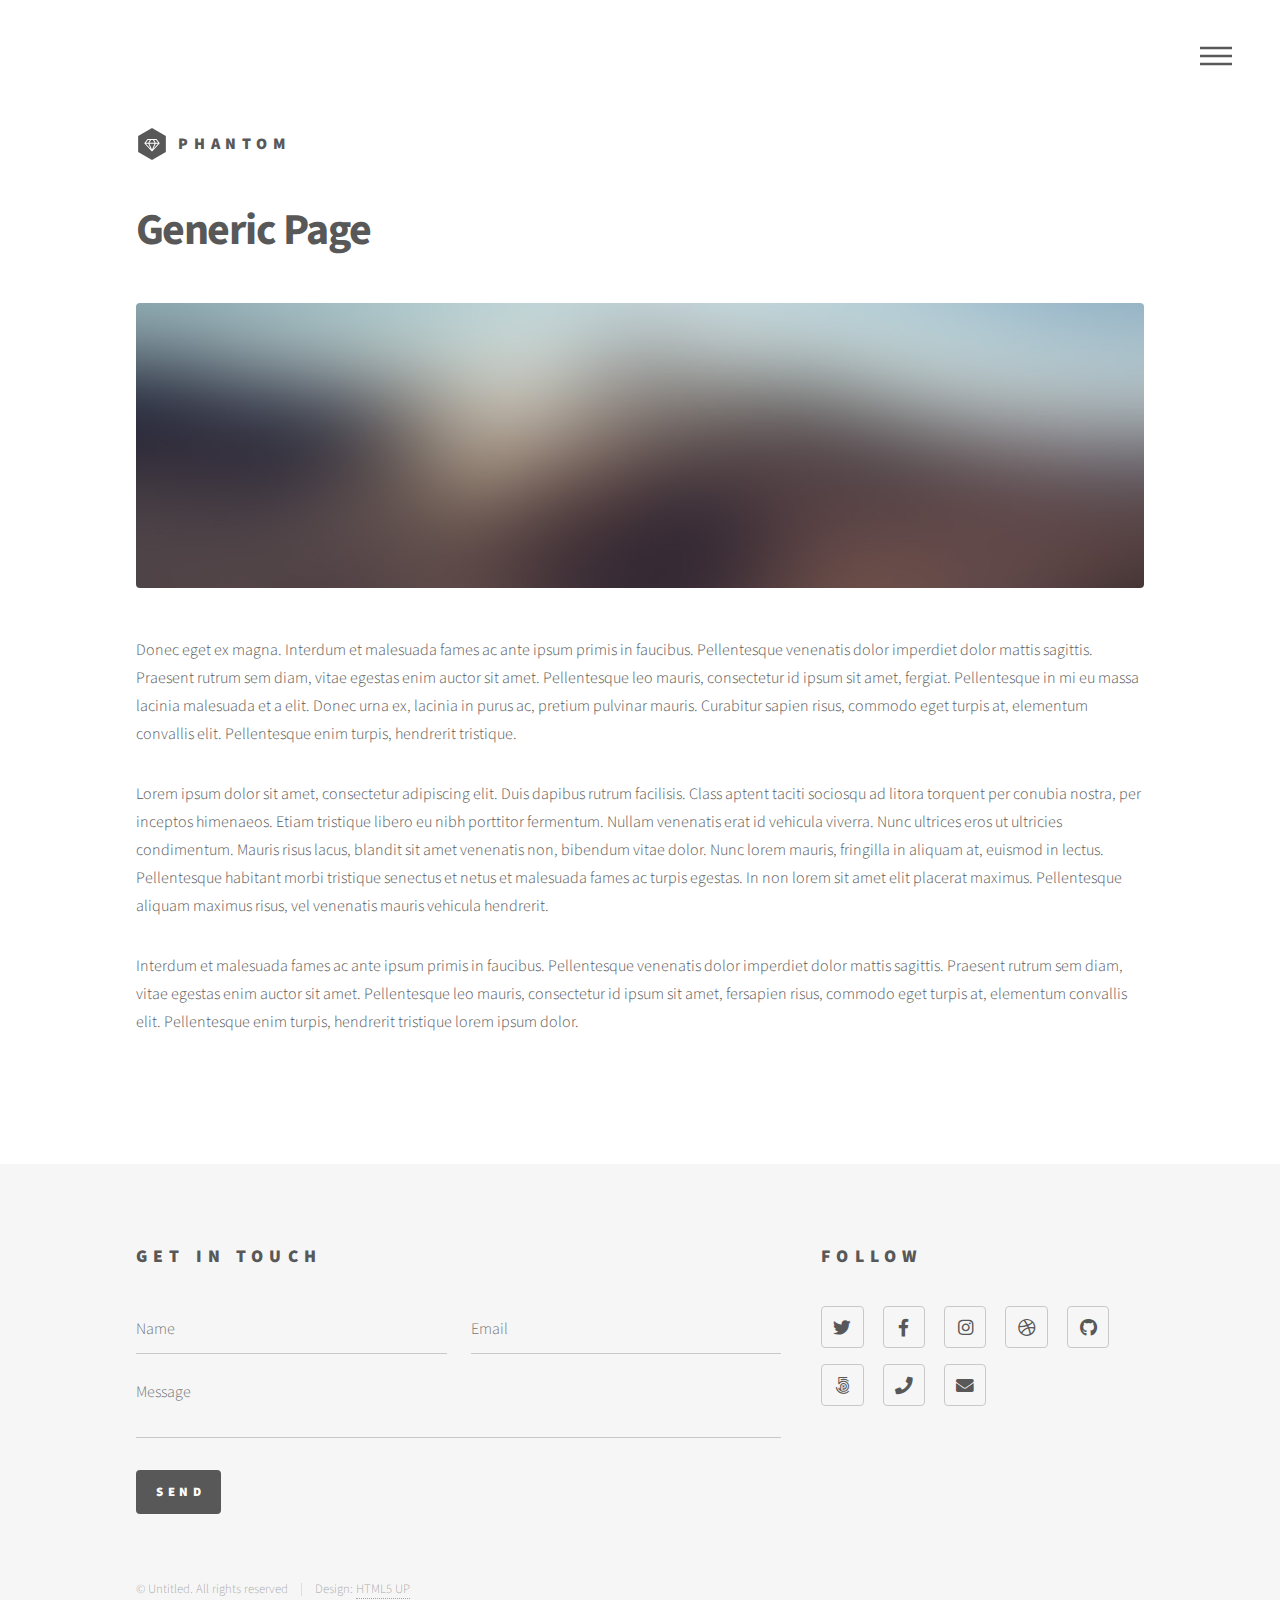
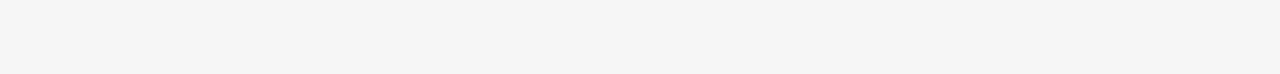
<file: generic.html>
<!DOCTYPE HTML>
<!--
	Phantom by HTML5 UP
	html5up.net | @ajlkn
	Free for personal and commercial use under the CCA 3.0 license (html5up.net/license)
-->
<html>
	<head>
		<title>Generic - Phantom by HTML5 UP</title>
		<meta charset="utf-8" />
		<meta name="viewport" content="width=device-width, initial-scale=1, user-scalable=no" />
		<link rel="stylesheet" href="assets/css/main.css" />
		<noscript><link rel="stylesheet" href="assets/css/noscript.css" /></noscript>
	</head>
	<body class="is-preload">
		<!-- Wrapper -->
			<div id="wrapper">

				<!-- Header -->
					<header id="header">
						<div class="inner">

							<!-- Logo -->
								<a href="index.html" class="logo">
									<span class="symbol"><img src="images/logo.svg" alt="" /></span><span class="title">Phantom</span>
								</a>

							<!-- Nav -->
								<nav>
									<ul>
										<li><a href="#menu">Menu</a></li>
									</ul>
								</nav>

						</div>
					</header>

				<!-- Menu -->
					<nav id="menu">
						<h2>Menu</h2>
						<ul>
							<li><a href="index.html">Home</a></li>
							<li><a href="generic.html">Ipsum veroeros</a></li>
							<li><a href="generic.html">Tempus etiam</a></li>
							<li><a href="generic.html">Consequat dolor</a></li>
							<li><a href="elements.html">Elements</a></li>
						</ul>
					</nav>

				<!-- Main -->
					<div id="main">
						<div class="inner">
							<h1>Generic Page</h1>
							<span class="image main"><img src="images/pic13.jpg" alt="" /></span>
							<p>Donec eget ex magna. Interdum et malesuada fames ac ante ipsum primis in faucibus. Pellentesque venenatis dolor imperdiet dolor mattis sagittis. Praesent rutrum sem diam, vitae egestas enim auctor sit amet. Pellentesque leo mauris, consectetur id ipsum sit amet, fergiat. Pellentesque in mi eu massa lacinia malesuada et a elit. Donec urna ex, lacinia in purus ac, pretium pulvinar mauris. Curabitur sapien risus, commodo eget turpis at, elementum convallis elit. Pellentesque enim turpis, hendrerit tristique.</p>
							<p>Lorem ipsum dolor sit amet, consectetur adipiscing elit. Duis dapibus rutrum facilisis. Class aptent taciti sociosqu ad litora torquent per conubia nostra, per inceptos himenaeos. Etiam tristique libero eu nibh porttitor fermentum. Nullam venenatis erat id vehicula viverra. Nunc ultrices eros ut ultricies condimentum. Mauris risus lacus, blandit sit amet venenatis non, bibendum vitae dolor. Nunc lorem mauris, fringilla in aliquam at, euismod in lectus. Pellentesque habitant morbi tristique senectus et netus et malesuada fames ac turpis egestas. In non lorem sit amet elit placerat maximus. Pellentesque aliquam maximus risus, vel venenatis mauris vehicula hendrerit.</p>
							<p>Interdum et malesuada fames ac ante ipsum primis in faucibus. Pellentesque venenatis dolor imperdiet dolor mattis sagittis. Praesent rutrum sem diam, vitae egestas enim auctor sit amet. Pellentesque leo mauris, consectetur id ipsum sit amet, fersapien risus, commodo eget turpis at, elementum convallis elit. Pellentesque enim turpis, hendrerit tristique lorem ipsum dolor.</p>
						</div>
					</div>

				<!-- Footer -->
					<footer id="footer">
						<div class="inner">
							<section>
								<h2>Get in touch</h2>
								<form method="post" action="#">
									<div class="fields">
										<div class="field half">
											<input type="text" name="name" id="name" placeholder="Name" />
										</div>
										<div class="field half">
											<input type="email" name="email" id="email" placeholder="Email" />
										</div>
										<div class="field">
											<textarea name="message" id="message" placeholder="Message"></textarea>
										</div>
									</div>
									<ul class="actions">
										<li><input type="submit" value="Send" class="primary" /></li>
									</ul>
								</form>
							</section>
							<section>
								<h2>Follow</h2>
								<ul class="icons">
									<li><a href="#" class="icon brands style2 fa-twitter"><span class="label">Twitter</span></a></li>
									<li><a href="#" class="icon brands style2 fa-facebook-f"><span class="label">Facebook</span></a></li>
									<li><a href="#" class="icon brands style2 fa-instagram"><span class="label">Instagram</span></a></li>
									<li><a href="#" class="icon brands style2 fa-dribbble"><span class="label">Dribbble</span></a></li>
									<li><a href="#" class="icon brands style2 fa-github"><span class="label">GitHub</span></a></li>
									<li><a href="#" class="icon brands style2 fa-500px"><span class="label">500px</span></a></li>
									<li><a href="#" class="icon solid style2 fa-phone"><span class="label">Phone</span></a></li>
									<li><a href="#" class="icon solid style2 fa-envelope"><span class="label">Email</span></a></li>
								</ul>
							</section>
							<ul class="copyright">
								<li>&copy; Untitled. All rights reserved</li><li>Design: <a href="http://html5up.net">HTML5 UP</a></li>
							</ul>
						</div>
					</footer>

			</div>

		<!-- Scripts -->
			<script src="assets/js/jquery.min.js"></script>
			<script src="assets/js/browser.min.js"></script>
			<script src="assets/js/breakpoints.min.js"></script>
			<script src="assets/js/util.js"></script>
			<script src="assets/js/main.js"></script>

	</body>
</html>
</file>
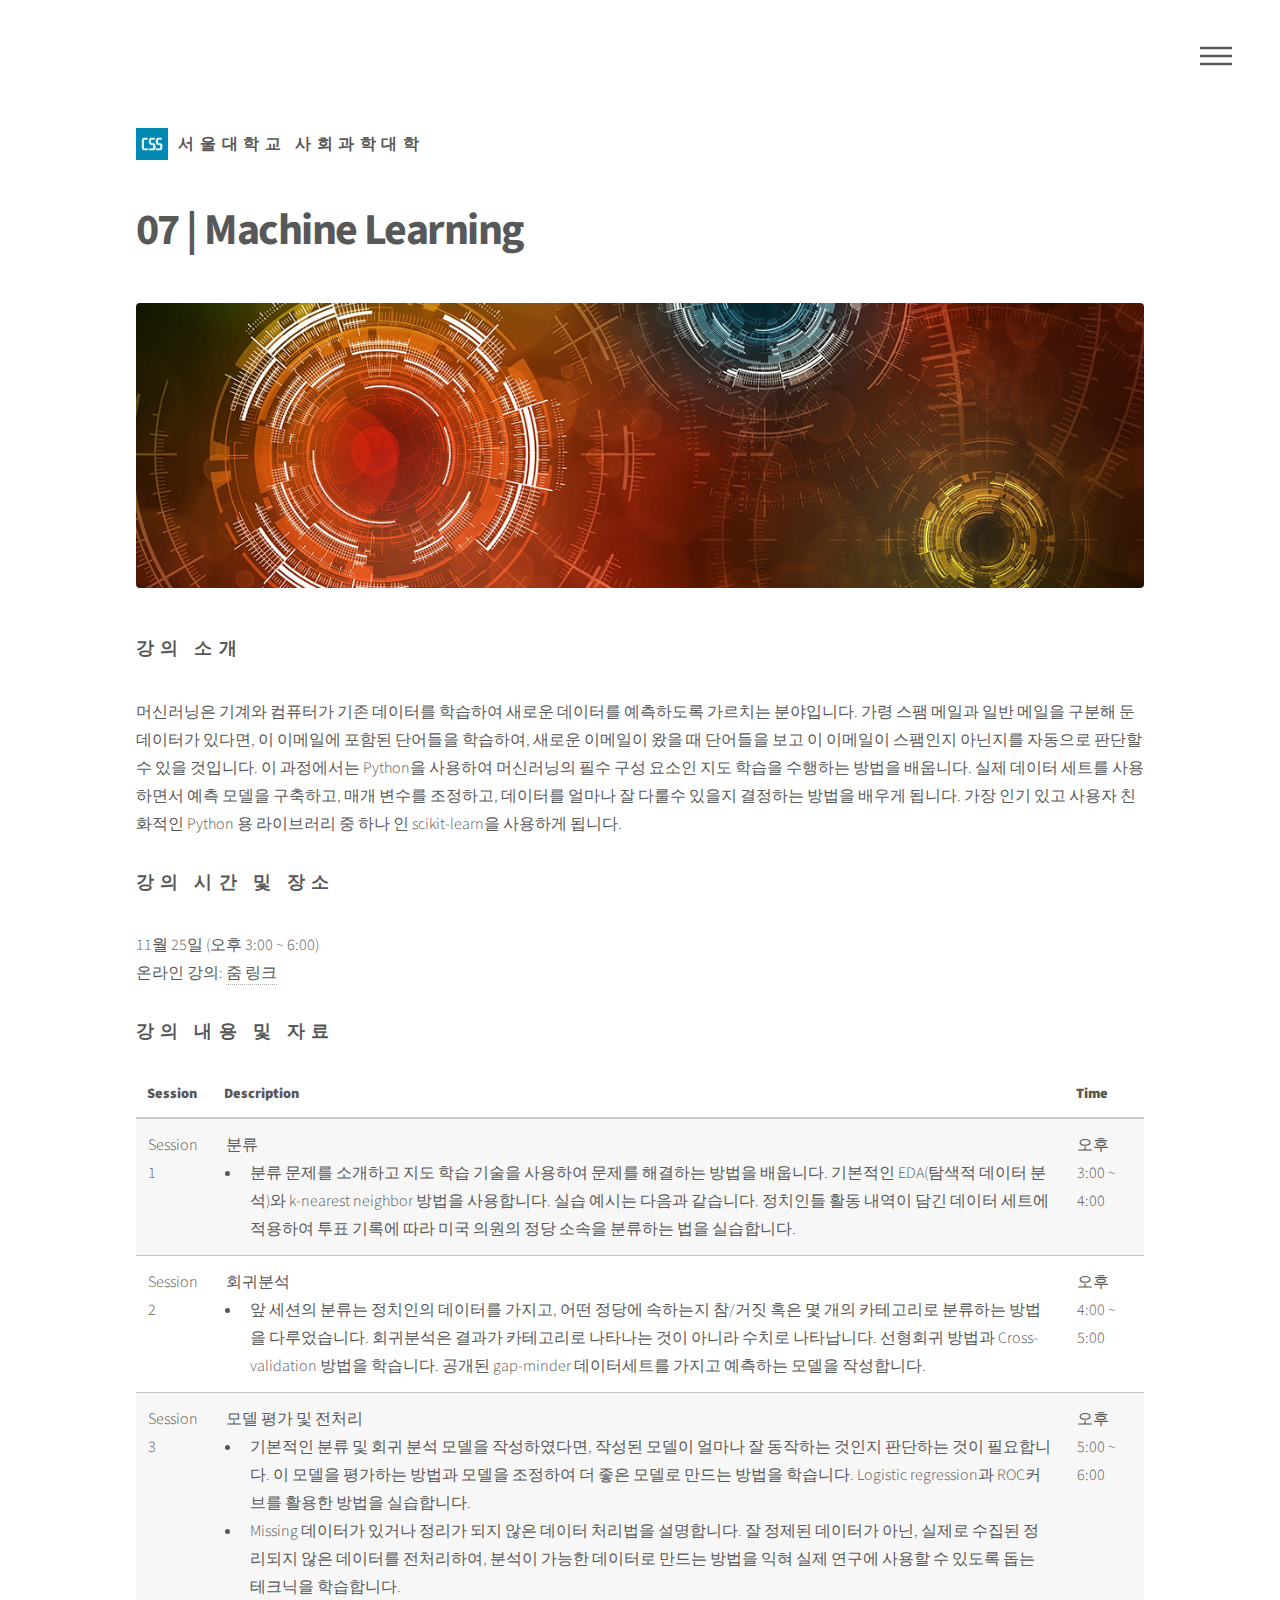
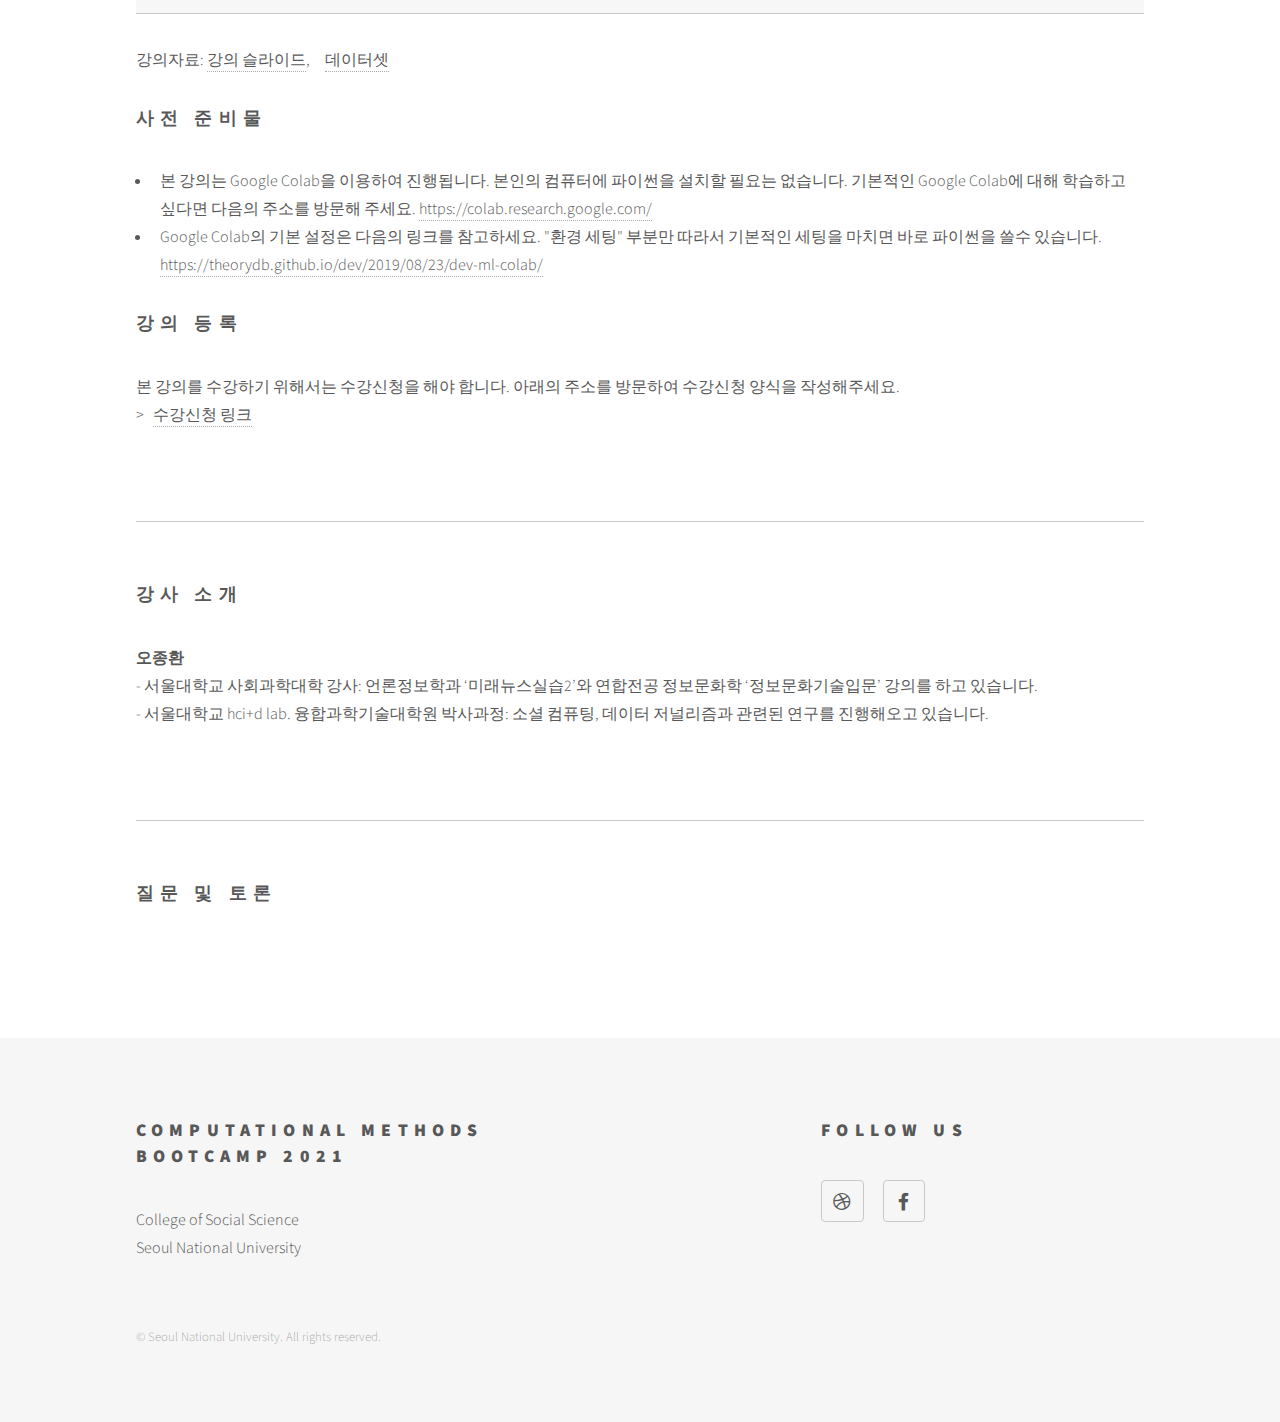
<file: ml.html>
<!DOCTYPE HTML>
<!--
	Phantom by HTML5 UP
	html5up.net | @ajlkn
	Free for personal and commercial use under the CCA 3.0 license (html5up.net/license)
-->
<html>
	<head>
		<title>Computational Methods Bootcamp 2021 | Machine Learning</title>
		<meta charset="utf-8" />
		<meta name="viewport" content="width=device-width, initial-scale=1, user-scalable=no" />
		<link rel="stylesheet" href="assets/css/main.css" />
		<noscript><link rel="stylesheet" href="assets/css/noscript.css" /></noscript>
	</head>
	<body class="is-preload">
		<!-- Wrapper -->
			<div id="wrapper">

				<!-- Header -->
					<header id="header">
						<div class="inner">

							<!-- Logo -->
								<a href="index.html" class="logo">
									<span class="symbol"><img src="images/css_logo.png" alt="" /></span><span class="title">서울대학교 사회과학대학</span>
								</a>

							<!-- Nav -->
								<nav>
									<ul>
										<li><a href="#menu">Menu</a></li>
									</ul>
								</nav>

						</div>
					</header>

				<!-- Menu -->
					<nav id="menu">
						<h2>Menu</h2>
						<ul>
							<li><a href="index.html">Home</a></li>
							<li><a href="python.html">01 Basic Python</a></li>
							<li><a href="crawling.html">02. Data Crawling</a></li>
							<li><a href="statistics.html">03. Basic Statistics with R</a></li>
							<li><a href="visualization.html">04. Visualization</a></li>
							<li><a href="sna.html">05. Social Network Analysis</a></li>
							<li><a href="nlp.html">06. Natural Language Processing</a></li>
							<li><a href="ml.html">07. Machine Learning</a></li>
						</ul>
					</nav>

				<!-- Main -->
					<div id="main">
						<div class="inner">
							<h1>07 | Machine Learning</h1>
							<span class="image main"><img src="images/ml-01.jpg" alt="" /></span>
							<h2>강의 소개</h2>
							<p>
							머신러닝은 기계와 컴퓨터가 기존 데이터를 학습하여 새로운 데이터를 예측하도록 가르치는 분야입니다. 
							가령 스팸 메일과 일반 메일을 구분해 둔 데이터가 있다면, 이 이메일에 포함된 단어들을 학습하여, 새로운 이메일이 왔을 때 단어들을 보고 이 이메일이 스팸인지 아닌지를 자동으로 판단할 수 있을 것입니다. 
							이 과정에서는 Python을 사용하여 머신러닝의 필수 구성 요소인 지도 학습을 수행하는 방법을 배웁니다. 
							실제 데이터 세트를 사용하면서 예측 모델을 구축하고, 매개 변수를 조정하고, 데이터를 얼마나 잘 다룰수 있을지 결정하는 방법을 배우게 됩니다. 
							가장 인기 있고 사용자 친화적인 Python 용 라이브러리 중 하나 인 scikit-learn을 사용하게 됩니다.
							</p>
							
							<h2>강의 시간 및 장소</h2>
							<p>11월 25일 (오후 3:00 ~ 6:00)<br>온라인 강의: <a href="https://snu-ac-kr.zoom.us/j/86510014574" target="_blank">줌 링크</a></p>

							<h2>강의 내용 및 자료</h2>
							<div class="table-wrapper">
								<table>
									<thead>
										<tr>
											<th>Session</th>
											<th>Description</th>
											<th>Time</th>
										</tr>
									</thead>
									<tbody>
										<tr>
											<td>Session 1</td>
											<td>
											분류
											<ul class="nomargin">
												<li>분류 문제를 소개하고 지도 학습 기술을 사용하여 문제를 해결하는 방법을 배웁니다. 기본적인 EDA(탐색적 데이터 분석)와 k-nearest neighbor 방법을 사용합니다. 실습 예시는 다음과 같습니다. 정치인들 활동 내역이 담긴 데이터 세트에 적용하여 투표 기록에 따라 미국 의원의 정당 소속을 분류하는 법을 실습합니다.</li>
											</ul>
											</td>
											<td>오후 3:00 ~ 4:00</td>
										</tr>
										<tr>
											<td>Session 2</td>
											<td>
											회귀분석
											<ul class="nomargin">
												<li>앞 세션의 분류는 정치인의 데이터를 가지고, 어떤 정당에 속하는지 참/거짓 혹은 몇 개의 카테고리로 분류하는 방법을 다루었습니다. 회귀분석은 결과가 카테고리로 나타나는 것이 아니라 수치로 나타납니다. 선형회귀 방법과 Cross-validation 방법을 학습니다. 공개된 gap-minder 데이터세트를 가지고 예측하는 모델을 작성합니다.</li>
											</ul>
											</td>
											<td>오후 4:00 ~ 5:00</td>
										</tr>
										<tr>
											<td>Session 3</td>
											<td>
											모델 평가 및 전처리
											<ul class="nomargin">
												<li>기본적인 분류 및 회귀 분석 모델을 작성하였다면, 작성된 모델이 얼마나 잘 동작하는 것인지 판단하는 것이 필요합니다. 이 모델을 평가하는 방법과 모델을 조정하여 더 좋은 모델로 만드는 방법을 학습니다. Logistic regression과 ROC커브를 활용한 방법을 실습합니다.</li>
												<li>Missing 데이터가 있거나 정리가 되지 않은 데이터 처리법을 설명합니다. 잘 정제된 데이터가 아닌, 실제로 수집된 정리되지 않은 데이터를 전처리하여, 분석이 가능한 데이터로 만드는 방법을 익혀 실제 연구에 사용할 수 있도록 돕는 테크닉을 학습합니다.</li>
											</ul>
											</td>
											<td>오후 5:00 ~ 6:00</td>
										</tr>
									</tbody>
								</table>
								<p>강의자료:
									<a href="files/07/ml.pdf" target="_blank">강의 슬라이드</a>, &nbsp; &nbsp; <a href="files/07/data.zip" target="_blank">데이터셋</a>
								</p>
							</div>

							<h2>사전 준비물</h2>
							<ul>
								<li>본 강의는 Google Colab을 이용하여 진행됩니다. 본인의 컴퓨터에 파이썬을 설치할 필요는 없습니다. 기본적인 Google Colab에 대해 학습하고 싶다면 다음의 주소를 방문해 주세요. <a href="https://colab.research.google.com/">https://colab.research.google.com/</a></li>
								<li>Google Colab의 기본 설정은 다음의 링크를 참고하세요. "환경 세팅" 부분만 따라서 기본적인 세팅을 마치면 바로 파이썬을 쓸수 있습니다. <a href="https://theorydb.github.io/dev/2019/08/23/dev-ml-colab/">https://theorydb.github.io/dev/2019/08/23/dev-ml-colab/</a></li>
							</ul>

							<h2>강의 등록</h2>
							<p>
								본 강의를 수강하기 위해서는 수강신청을 해야 합니다. 아래의 주소를 방문하여 수강신청 양식을 작성해주세요.<br>
								&gt;&nbsp;&nbsp;&nbsp;<a href="https://forms.gle/NLb9mZwWFdBcUyc48">수강신청 링크</a>
							</p>

							<br>
							<hr>
							<br>
							<h2>강사 소개</h2>
							<p>
							<strong>오종환</strong><br>- 서울대학교 사회과학대학 강사: 언론정보학과 ‘미래뉴스실습2’와 연합전공 정보문화학 ‘정보문화기술입문’ 강의를 하고 있습니다.<br>- 서울대학교 hci+d lab. 융합과학기술대학원 박사과정: 소셜 컴퓨팅, 데이터 저널리즘과 관련된 연구를 진행해오고 있습니다.

							</p>
						
							<br>
							<hr>
							<br>
							<h2>질문 및 토론</h2>
							<div id="disqus_thread"></div>
							<script>

							/**
							*  RECOMMENDED CONFIGURATION VARIABLES: EDIT AND UNCOMMENT THE SECTION BELOW TO INSERT DYNAMIC VALUES FROM YOUR PLATFORM OR CMS.
							*  LEARN WHY DEFINING THESE VARIABLES IS IMPORTANT: https://disqus.com/admin/universalcode/#configuration-variables*/
							/*
							var disqus_config = function () {
							this.page.url = PAGE_URL;  // Replace PAGE_URL with your page's canonical URL variable
							this.page.identifier = PAGE_IDENTIFIER; // Replace PAGE_IDENTIFIER with your page's unique identifier variable
							};
							*/
							(function() { // DON'T EDIT BELOW THIS LINE
							var d = document, s = d.createElement('script');
							s.src = 'https://https-csssnu-github-io-method-bootcamp.disqus.com/embed.js';
							s.setAttribute('data-timestamp', +new Date());
							(d.head || d.body).appendChild(s);
							})();
							</script>
							<noscript>Please enable JavaScript to view the <a href="https://disqus.com/?ref_noscript">comments powered by Disqus.</a></noscript>

						</div>
					</div>

				<!-- Footer -->
					<footer id="footer">
						<div class="inner">
							<section>
								<h2>Computational Methods<br>Bootcamp 2021</h2>
								<p>
								College of Social Science<br>
								Seoul National University
								</p>

							</section>
							<section>
								<h2>Follow Us</h2>
								<ul class="icons">
									<li><a href="http://social.snu.ac.kr" class="icon brands style2 fa-dribbble"><span class="label">Homepage</span></a></li>
									<li><a href="https://www.facebook.com/csssnu/" class="icon brands style2 fa-facebook-f"><span class="label">Facebook</span></a></li>
								</ul>
							</section>
							<ul class="copyright">
								<li>&copy; Seoul National University. All rights reserved.</li>
							</ul>
						</div>
					</footer>

			</div>

			</div>

		<!-- Scripts -->
			<script src="assets/js/jquery.min.js"></script>
			<script src="assets/js/browser.min.js"></script>
			<script src="assets/js/breakpoints.min.js"></script>
			<script src="assets/js/util.js"></script>
			<script src="assets/js/main.js"></script>

	</body>
</html>
</file>
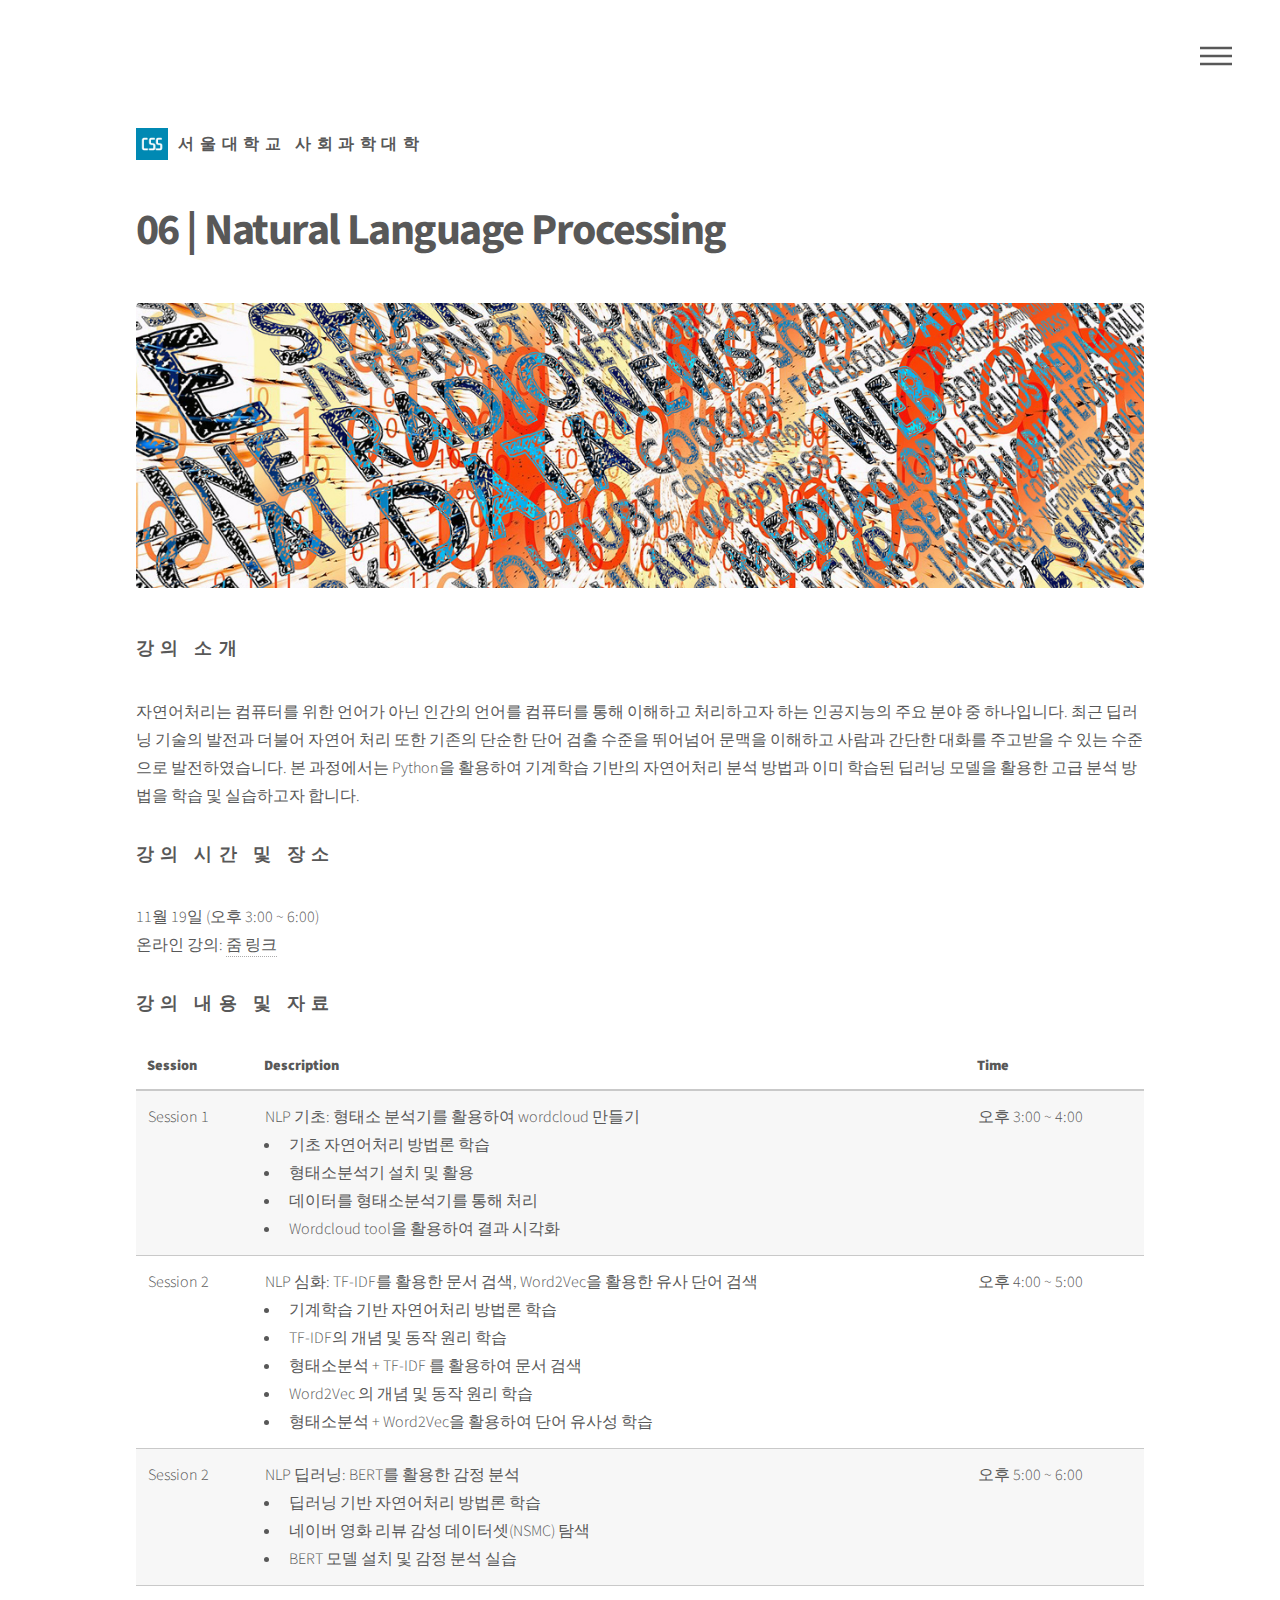
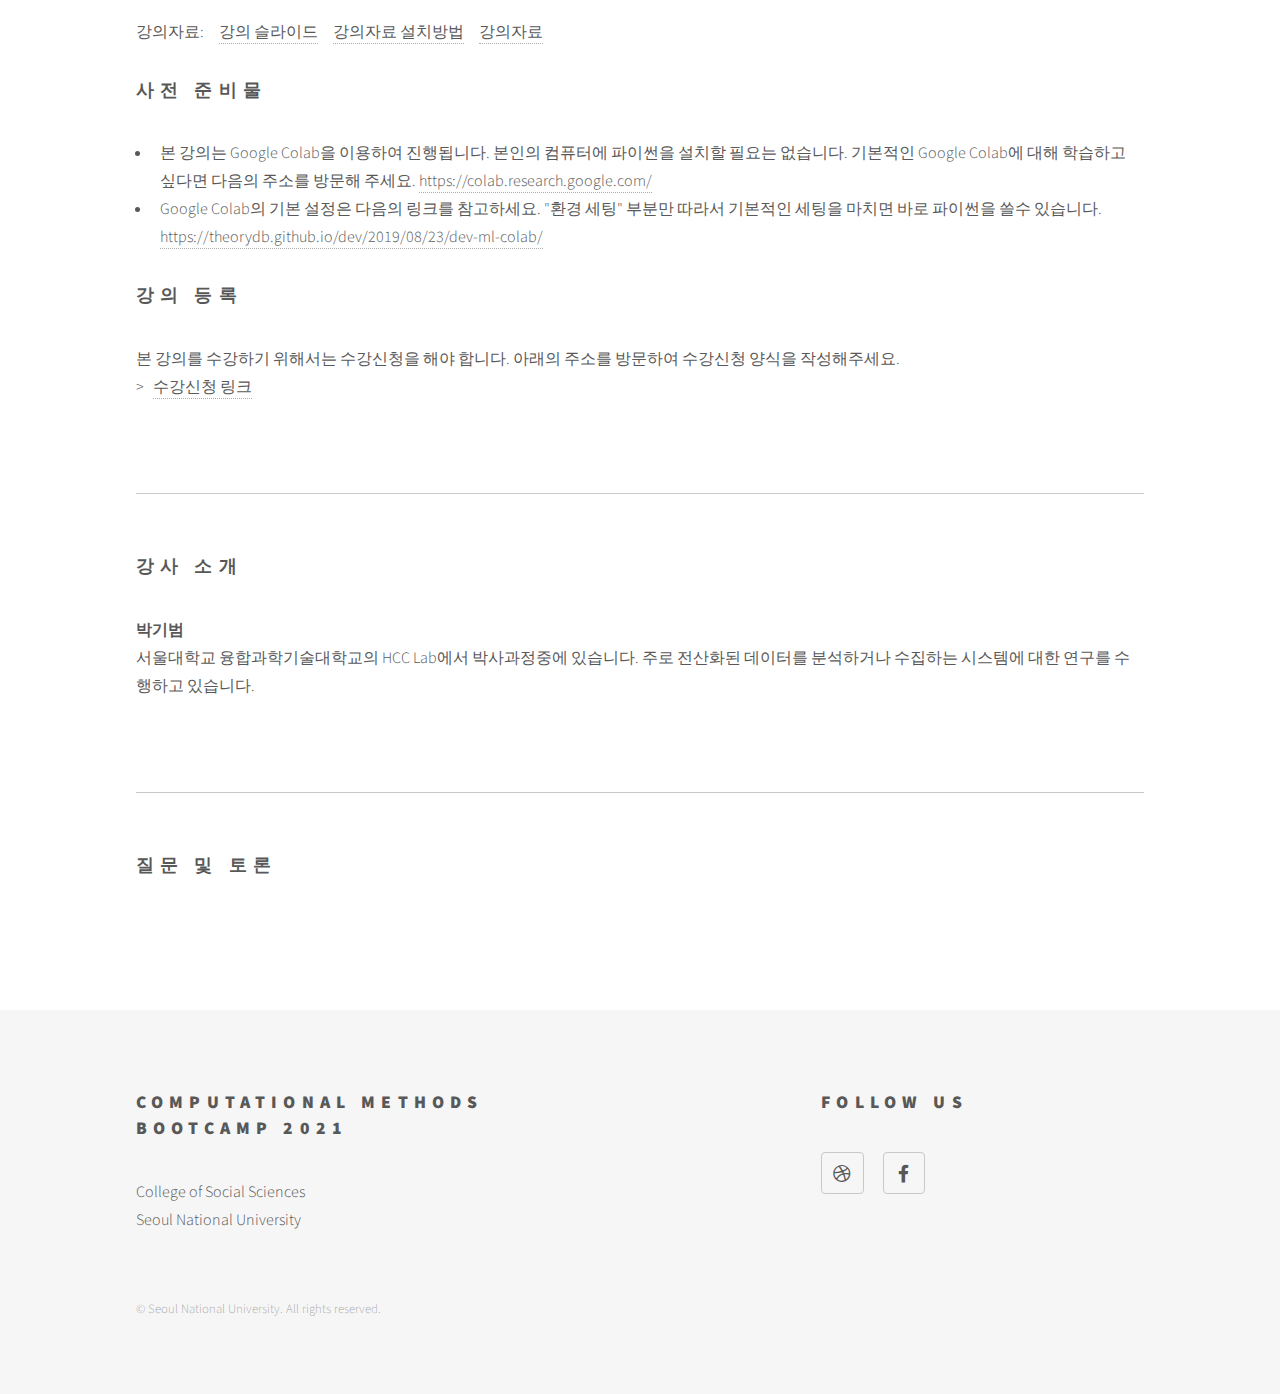
<file: nlp.html>
<!DOCTYPE HTML>
<!--
	Phantom by HTML5 UP
	html5up.net | @ajlkn
	Free for personal and commercial use under the CCA 3.0 license (html5up.net/license)
-->
<html>
	<head>
		<title>Computational Methods Bootcamp 2021 | Natural Language Processing</title>
		<meta charset="utf-8" />
		<meta name="viewport" content="width=device-width, initial-scale=1, user-scalable=no" />
		<link rel="stylesheet" href="assets/css/main.css" />
		<noscript><link rel="stylesheet" href="assets/css/noscript.css" /></noscript>
	</head>
	<body class="is-preload">
		<!-- Wrapper -->
			<div id="wrapper">

				<!-- Header -->
					<header id="header">
						<div class="inner">

							<!-- Logo -->
								<a href="index.html" class="logo">
									<span class="symbol"><img src="images/css_logo.png" alt="" /></span><span class="title">서울대학교 사회과학대학</span>
								</a>

							<!-- Nav -->
								<nav>
									<ul>
										<li><a href="#menu">Menu</a></li>
									</ul>
								</nav>

						</div>
					</header>

				<!-- Menu -->
					<nav id="menu">
						<h2>Menu</h2>
						<ul>
							<li><a href="index.html">Home</a></li>
							<li><a href="python.html">01 Basic Python</a></li>
							<li><a href="crawling.html">02. Data Crawling</a></li>
							<li><a href="statistics.html">03. Basic Statistics with R</a></li>
							<li><a href="visualization.html">04. Visualization</a></li>
							<li><a href="sna.html">05. Social Network Analysis</a></li>
							<li><a href="nlp.html">06. Natural Language Processing</a></li>
							<li><a href="ml.html">07. Machine Learning</a></li>
						</ul>
					</nav>

				<!-- Main -->
					<div id="main">
						<div class="inner">
							<h1>06 | Natural Language Processing</h1>
							<span class="image main"><img src="images/nlp-01.jpg" alt="" /></span>
							
							<h2>강의 소개</h2>
							<p>
							자연어처리는 컴퓨터를 위한 언어가 아닌 인간의 언어를 컴퓨터를 통해 이해하고 처리하고자 하는 인공지능의 주요 분야 중 하나입니다. 
							최근 딥러닝 기술의 발전과 더불어 자연어 처리 또한 기존의 단순한 단어 검출 수준을 뛰어넘어 문맥을 이해하고 사람과 간단한 대화를 주고받을 수 있는 수준으로 발전하였습니다. 
							본 과정에서는 Python을 활용하여 기계학습 기반의 자연어처리 분석 방법과 이미 학습된 딥러닝 모델을 활용한 고급 분석 방법을 학습 및 실습하고자 합니다.
							</p>
							
							<h2>강의 시간 및 장소</h2>
							<p>11월 19일 (오후 3:00 ~ 6:00)<br>온라인 강의: <a href="https://snu-ac-kr.zoom.us/j/85365086820" target="_blank">줌 링크</a></p>

							<h2>강의 내용 및 자료</h2>
							<div class="table-wrapper">
								<table>
									<thead>
										<tr>
											<th>Session</th>
											<th>Description</th>
											<th>Time</th>
										</tr>
									</thead>
									<tbody>
										<tr>
											<td>Session 1</td>
											<td>
											NLP 기초: 형태소 분석기를 활용하여 wordcloud 만들기
											<ul class="nomargin">
												<li>기초 자연어처리 방법론 학습</li>
												<li>형태소분석기 설치 및 활용</li>
												<li>데이터를 형태소분석기를 통해 처리</li>
												<li>Wordcloud tool을 활용하여 결과 시각화</li>
											</ul>
											</td>
											<td>오후 3:00 ~ 4:00</td>
										</tr>
										<tr>
											<td>Session 2</td>
											<td>
											NLP 심화: TF-IDF를 활용한 문서 검색, Word2Vec을 활용한 유사 단어 검색
											<ul class="nomargin">
												<li>기계학습 기반 자연어처리 방법론 학습</li>
												<li>TF-IDF의 개념 및 동작 원리 학습</li>
												<li>형태소분석 + TF-IDF 를 활용하여 문서 검색</li>
												<li>Word2Vec 의 개념 및 동작 원리 학습</li>
												<li>형태소분석 + Word2Vec을 활용하여 단어 유사성 학습</li>
											</ul>
											</td>
											<td>오후 4:00 ~ 5:00</td>
										</tr>
										<tr>
											<td>Session 2</td>
											<td>
											NLP 딥러닝: BERT를 활용한 감정 분석
											<ul class="nomargin">
												<li>딥러닝 기반 자연어처리 방법론 학습</li>
												<li>네이버 영화 리뷰 감성 데이터셋(NSMC) 탐색</li>
												<li>BERT 모델 설치 및 감정 분석 실습</li>
											</ul>
											</td>
											<td>오후 5:00 ~ 6:00</td>
										</tr>
									</tbody>
								</table>
								<p>강의자료: &nbsp; &nbsp;
									<a href="files/06/nlp.pdf" target="_blank">강의 슬라이드</a> &nbsp; &nbsp;
									<a href="files/06/install_guide.pdf" target="_blank">강의자료 설치방법</a> &nbsp; &nbsp;
									<a href="files/06/method-bootcamp.zip" target="_blank">강의자료</a>
								</p>
							</div>

							<h2>사전 준비물</h2>
							<ul>
								<li>본 강의는 Google Colab을 이용하여 진행됩니다. 본인의 컴퓨터에 파이썬을 설치할 필요는 없습니다. 기본적인 Google Colab에 대해 학습하고 싶다면 다음의 주소를 방문해 주세요. <a href="https://colab.research.google.com/">https://colab.research.google.com/</a></li>
								<li>Google Colab의 기본 설정은 다음의 링크를 참고하세요. "환경 세팅" 부분만 따라서 기본적인 세팅을 마치면 바로 파이썬을 쓸수 있습니다. <a href="https://theorydb.github.io/dev/2019/08/23/dev-ml-colab/">https://theorydb.github.io/dev/2019/08/23/dev-ml-colab/</a></li>
							</ul>

							<h2>강의 등록</h2>
							<p>
								본 강의를 수강하기 위해서는 수강신청을 해야 합니다. 아래의 주소를 방문하여 수강신청 양식을 작성해주세요.<br>
								&gt;&nbsp;&nbsp;&nbsp;<a href="https://forms.gle/LFFGqRfjBFD7uJke9">수강신청 링크</a>
							</p>

							<br>
							<hr>
							<br>
							<h2>강사 소개</h2>
							<p>
							<strong>박기범</strong><br>서울대학교 융합과학기술대학교의 HCC Lab에서 박사과정중에 있습니다. 주로 전산화된 데이터를 분석하거나 수집하는 시스템에 대한 연구를 수행하고 있습니다. 
							</p>
							
							<br>
							<hr>
							<br>
							<h2>질문 및 토론</h2>
							<div id="disqus_thread"></div>
							<script>

							/**
							*  RECOMMENDED CONFIGURATION VARIABLES: EDIT AND UNCOMMENT THE SECTION BELOW TO INSERT DYNAMIC VALUES FROM YOUR PLATFORM OR CMS.
							*  LEARN WHY DEFINING THESE VARIABLES IS IMPORTANT: https://disqus.com/admin/universalcode/#configuration-variables*/
							/*
							var disqus_config = function () {
							this.page.url = PAGE_URL;  // Replace PAGE_URL with your page's canonical URL variable
							this.page.identifier = PAGE_IDENTIFIER; // Replace PAGE_IDENTIFIER with your page's unique identifier variable
							};
							*/
							(function() { // DON'T EDIT BELOW THIS LINE
							var d = document, s = d.createElement('script');
							s.src = 'https://https-csssnu-github-io-method-bootcamp.disqus.com/embed.js';
							s.setAttribute('data-timestamp', +new Date());
							(d.head || d.body).appendChild(s);
							})();
							</script>
							<noscript>Please enable JavaScript to view the <a href="https://disqus.com/?ref_noscript">comments powered by Disqus.</a></noscript>
							
						</div>
					</div>

				<!-- Footer -->
					<footer id="footer">
						<div class="inner">
							<section>
								<h2>Computational Methods<br>Bootcamp 2021</h2>
								<p>
								College of Social Sciences<br>
								Seoul National University
								</p>

							</section>
							<section>
								<h2>Follow Us</h2>
								<ul class="icons">
									<li><a href="http://social.snu.ac.kr" class="icon brands style2 fa-dribbble"><span class="label">Homepage</span></a></li>
									<li><a href="https://www.facebook.com/csssnu/" class="icon brands style2 fa-facebook-f"><span class="label">Facebook</span></a></li>
								</ul>
							</section>
							<ul class="copyright">
								<li>&copy; Seoul National University. All rights reserved.</li>
							</ul>
						</div>
					</footer>

			</div>

			</div>

		<!-- Scripts -->
			<script src="assets/js/jquery.min.js"></script>
			<script src="assets/js/browser.min.js"></script>
			<script src="assets/js/breakpoints.min.js"></script>
			<script src="assets/js/util.js"></script>
			<script src="assets/js/main.js"></script>

	</body>
</html>
</file>
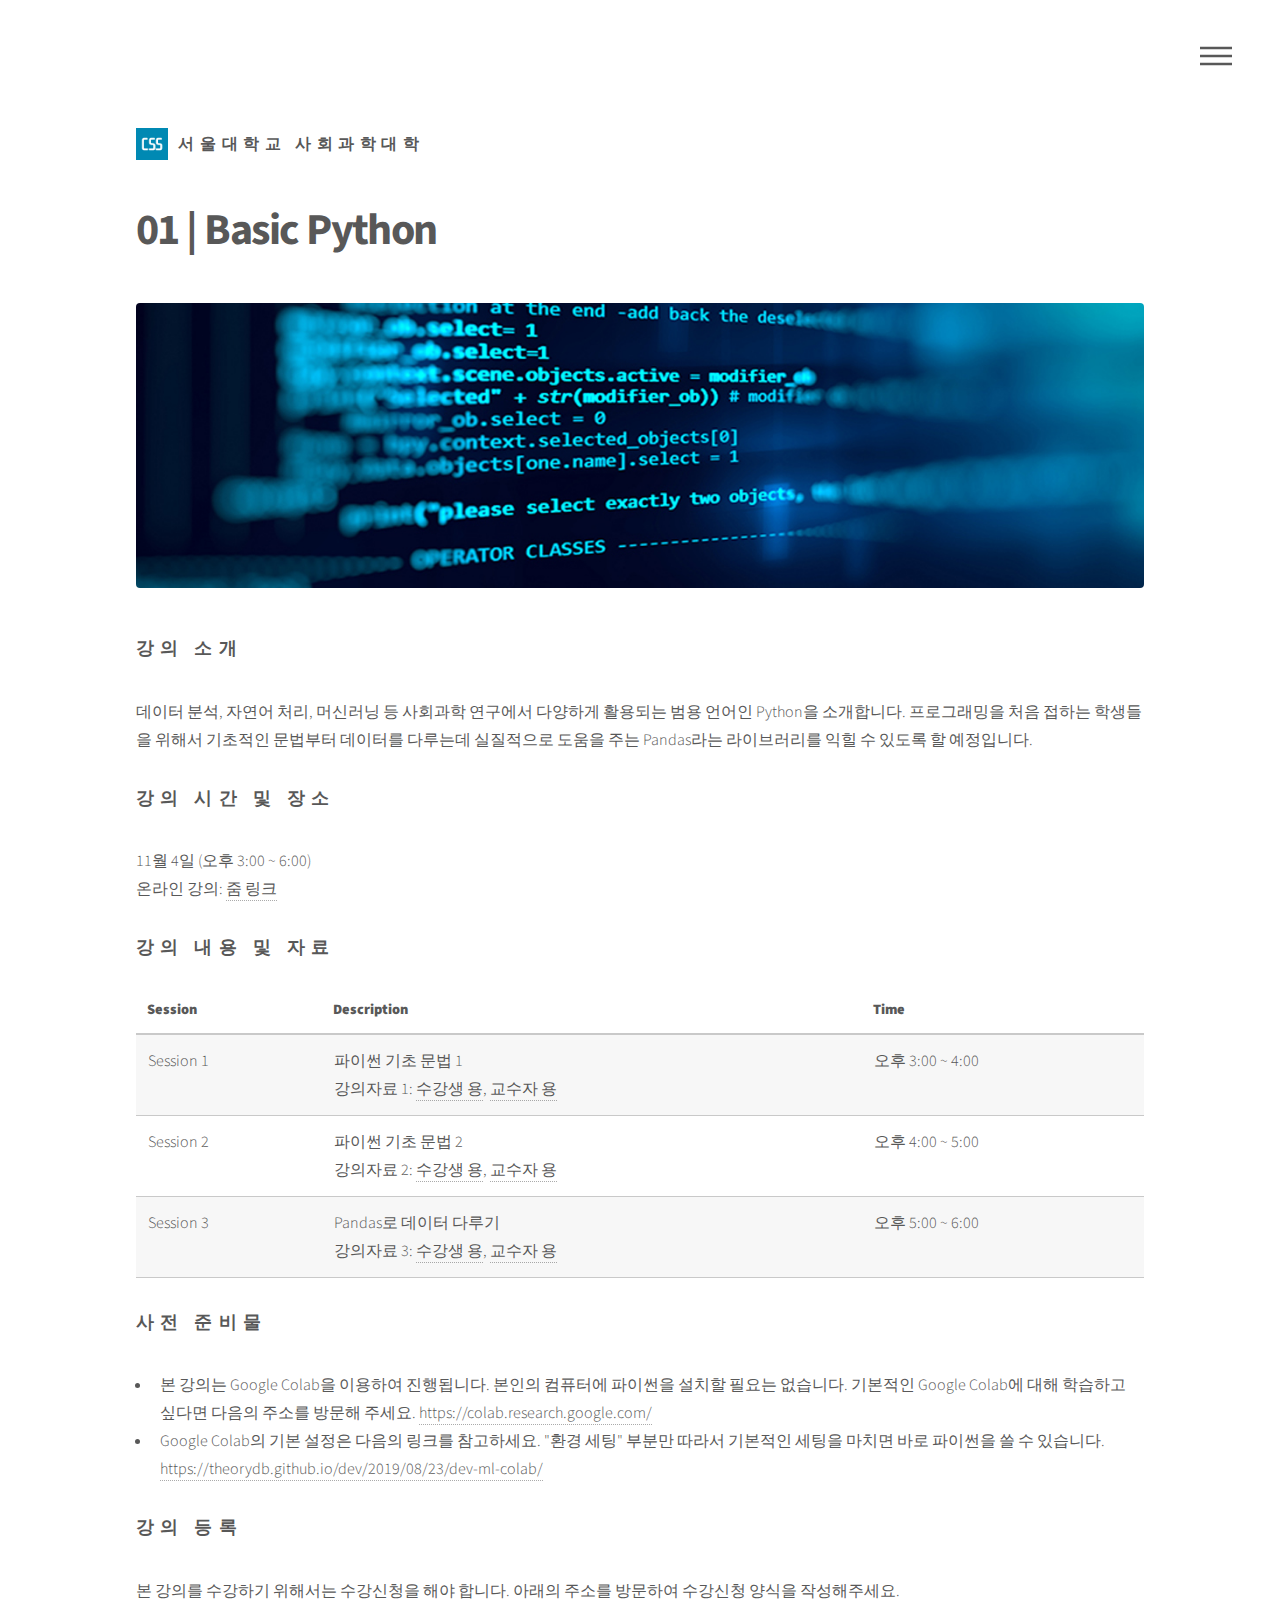
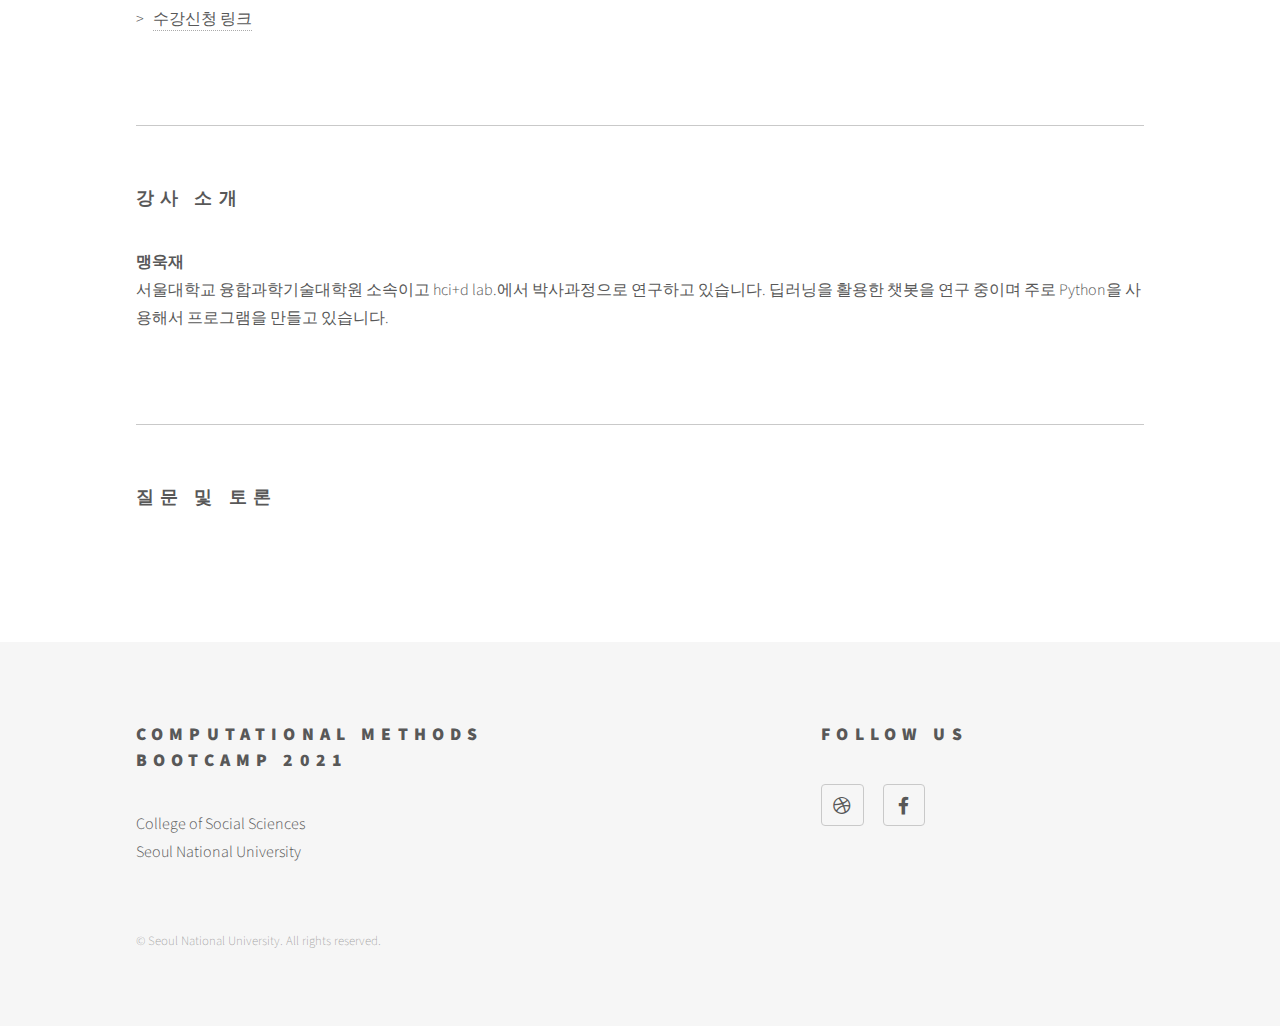
<file: python.html>
<!DOCTYPE HTML>
<!--
	Phantom by HTML5 UP
	html5up.net | @ajlkn
	Free for personal and commercial use under the CCA 3.0 license (html5up.net/license)
-->
<html>
	<head>
		<title>Computational Methods Bootcamp 2021 | Basic Python</title>
		<meta charset="utf-8" />
		<meta name="viewport" content="width=device-width, initial-scale=1, user-scalable=no" />
		<link rel="stylesheet" href="assets/css/main.css" />
		<noscript><link rel="stylesheet" href="assets/css/noscript.css" /></noscript>
	</head>
	<body class="is-preload">
		<!-- Wrapper -->
			<div id="wrapper">

				<!-- Header -->
					<header id="header">
						<div class="inner">

							<!-- Logo -->
								<a href="index.html" class="logo">
									<span class="symbol"><img src="images/css_logo.png" alt="" /></span><span class="title">서울대학교 사회과학대학</span>
								</a>

							<!-- Nav -->
								<nav>
									<ul>
										<li><a href="#menu">Menu</a></li>
									</ul>
								</nav>

						</div>
					</header>

				<!-- Menu -->
					<nav id="menu">
						<h2>Menu</h2>
						<ul>
							<li><a href="index.html">Home</a></li>
							<li><a href="python.html">01 Basic Python</a></li>
							<li><a href="crawling.html">02. Data Crawling</a></li>
							<li><a href="statistics.html">03. Basic Statistics with R</a></li>
							<li><a href="visualization.html">04. Visualization</a></li>
							<li><a href="sna.html">05. Social Network Analysis</a></li>
							<li><a href="nlp.html">06. Natural Language Processing</a></li>
							<li><a href="ml.html">07. Machine Learning</a></li>
						</ul>
					</nav>

				<!-- Main -->
					<div id="main">
						<div class="inner">
							<h1>01 | Basic Python</h1>
							<span class="image main"><img src="images/python-01.jpg" alt="" /></span>
							
							<h2>강의 소개</h2>
							<p>
							데이터 분석, 자연어 처리, 머신러닝 등 사회과학 연구에서 다양하게 활용되는 범용 언어인 Python을 소개합니다. 
							프로그래밍을 처음 접하는 학생들을 위해서 기초적인 문법부터 데이터를 다루는데 실질적으로 도움을 주는 Pandas라는 라이브러리를 익힐 수 있도록 할 예정입니다.
							</p>
							
							<h2>강의 시간 및 장소</h2>
							<p>11월 4일 (오후 3:00 ~ 6:00)<br>온라인 강의: <a href="https://snu-ac-kr.zoom.us/j/89001510102" target="_blank">줌 링크</a></p>

							<h2>강의 내용 및 자료</h2>
							<div class="table-wrapper">
								<table>
									<thead>
										<tr>
											<th>Session</th>
											<th>Description</th>
											<th>Time</th>
										</tr>
									</thead>
									<tbody>
										<tr>
											<td>Session 1</td>
											<td>
												파이썬 기초 문법 1<br>
												강의자료 1: <a href="https://colab.research.google.com/drive/1tvebeBOvRumToOCjOMVA7B9ZIH_i1Axq?usp=sharing" target="_blank">수강생 용</a>,
												<a href="https://colab.research.google.com/drive/1abMRxLxOjmwJBIyMTwj_G9J2Ldv7Zwp4?usp=sharing" target="_blank">교수자 용</a>
											</td>
											<td>오후 3:00 ~ 4:00</td>
										</tr>
										<tr>
											<td>Session 2</td>
											<td>
												파이썬 기초 문법 2<br>
												강의자료 2: <a href="https://colab.research.google.com/drive/1FyS-rWYDJ1bMkp3hKVcWJYgo_vwfPGGD?usp=sharing" target="_blank">수강생 용</a>, 
												<a href="https://colab.research.google.com/drive/1UBN_L9hLPaHS_NHb9FT2vqxlQ4KMaMwt?usp=sharing" target="_blank">교수자 용</a>
											</td>
											<td>오후 4:00 ~ 5:00</td>
										</tr>
										<tr>
											<td>Session 3</td>
											<td>
												Pandas로 데이터 다루기<br>
												강의자료 3: <a href="https://colab.research.google.com/drive/1AxZ3hY8n6kFSV6q1o1WfwLQ257OwuP4O?usp=sharing" target="_blank">수강생 용</a>,
												<a href="https://colab.research.google.com/drive/1sKN0ZazcQfpSFefilFE8UjxByNCSu-fl?usp=sharing" target="_blank">교수자 용</a>
											</td>
											<td>오후 5:00 ~ 6:00</td>
										</tr>
									</tbody>
								</table>
							</div>

							<h2>사전 준비물</h2>
							<ul>
								<li>본 강의는 Google Colab을 이용하여 진행됩니다. 본인의 컴퓨터에 파이썬을 설치할 필요는 없습니다. 기본적인 Google Colab에 대해 학습하고 싶다면 다음의 주소를 방문해 주세요. <a href="https://colab.research.google.com/">https://colab.research.google.com/</a></li>
								<li>Google Colab의 기본 설정은 다음의 링크를 참고하세요. "환경 세팅" 부분만 따라서 기본적인 세팅을 마치면 바로 파이썬을 쓸 수 있습니다. <a href="https://theorydb.github.io/dev/2019/08/23/dev-ml-colab/">https://theorydb.github.io/dev/2019/08/23/dev-ml-colab/</a></li>
							</ul>

							<h2>강의 등록</h2>
							<p>
								본 강의를 수강하기 위해서는 수강신청을 해야 합니다. 아래의 주소를 방문하여 수강신청 양식을 작성해주세요.<br>
								&gt;&nbsp;&nbsp;&nbsp;<a href="https://forms.gle/ohfpEZZDwp8bawNV7">수강신청 링크</a>
							</p>

							<br>
							<hr>
							<br>
							<h2>강사 소개</h2>
							<p>
							<strong>맹욱재</strong><br>서울대학교 융합과학기술대학원 소속이고 hci+d lab.에서 박사과정으로 연구하고 있습니다. 딥러닝을 활용한 챗봇을 연구 중이며 주로 Python을 사용해서 프로그램을 만들고 있습니다.
							</p>

							<br>
							<hr>
							<br>
							<h2>질문 및 토론</h2>
							<div id="disqus_thread"></div>
							<script>

							/**
							*  RECOMMENDED CONFIGURATION VARIABLES: EDIT AND UNCOMMENT THE SECTION BELOW TO INSERT DYNAMIC VALUES FROM YOUR PLATFORM OR CMS.
							*  LEARN WHY DEFINING THESE VARIABLES IS IMPORTANT: https://disqus.com/admin/universalcode/#configuration-variables*/
							/*
							var disqus_config = function () {
							this.page.url = PAGE_URL;  // Replace PAGE_URL with your page's canonical URL variable
							this.page.identifier = PAGE_IDENTIFIER; // Replace PAGE_IDENTIFIER with your page's unique identifier variable
							};
							*/
							(function() { // DON'T EDIT BELOW THIS LINE
							var d = document, s = d.createElement('script');
							s.src = 'https://https-csssnu-github-io-method-bootcamp.disqus.com/embed.js';
							s.setAttribute('data-timestamp', +new Date());
							(d.head || d.body).appendChild(s);
							})();
							</script>
							<noscript>Please enable JavaScript to view the <a href="https://disqus.com/?ref_noscript">comments powered by Disqus.</a></noscript>

						</div>
					</div>

				<!-- Footer -->
					<footer id="footer">
						<div class="inner">
							<section>
								<h2>Computational Methods<br>Bootcamp 2021</h2>
								<p>
								College of Social Sciences<br>
								Seoul National University
								</p>

							</section>
							<section>
								<h2>Follow Us</h2>
								<ul class="icons">
									<li><a href="http://social.snu.ac.kr" class="icon brands style2 fa-dribbble"><span class="label">Homepage</span></a></li>
									<li><a href="https://www.facebook.com/csssnu/" class="icon brands style2 fa-facebook-f"><span class="label">Facebook</span></a></li>
								</ul>
							</section>
							<ul class="copyright">
								<li>&copy; Seoul National University. All rights reserved.</li>
							</ul>
						</div>
					</footer>

			</div>

			</div>

		<!-- Scripts -->
			<script src="assets/js/jquery.min.js"></script>
			<script src="assets/js/browser.min.js"></script>
			<script src="assets/js/breakpoints.min.js"></script>
			<script src="assets/js/util.js"></script>
			<script src="assets/js/main.js"></script>

	</body>
</html>
</file>
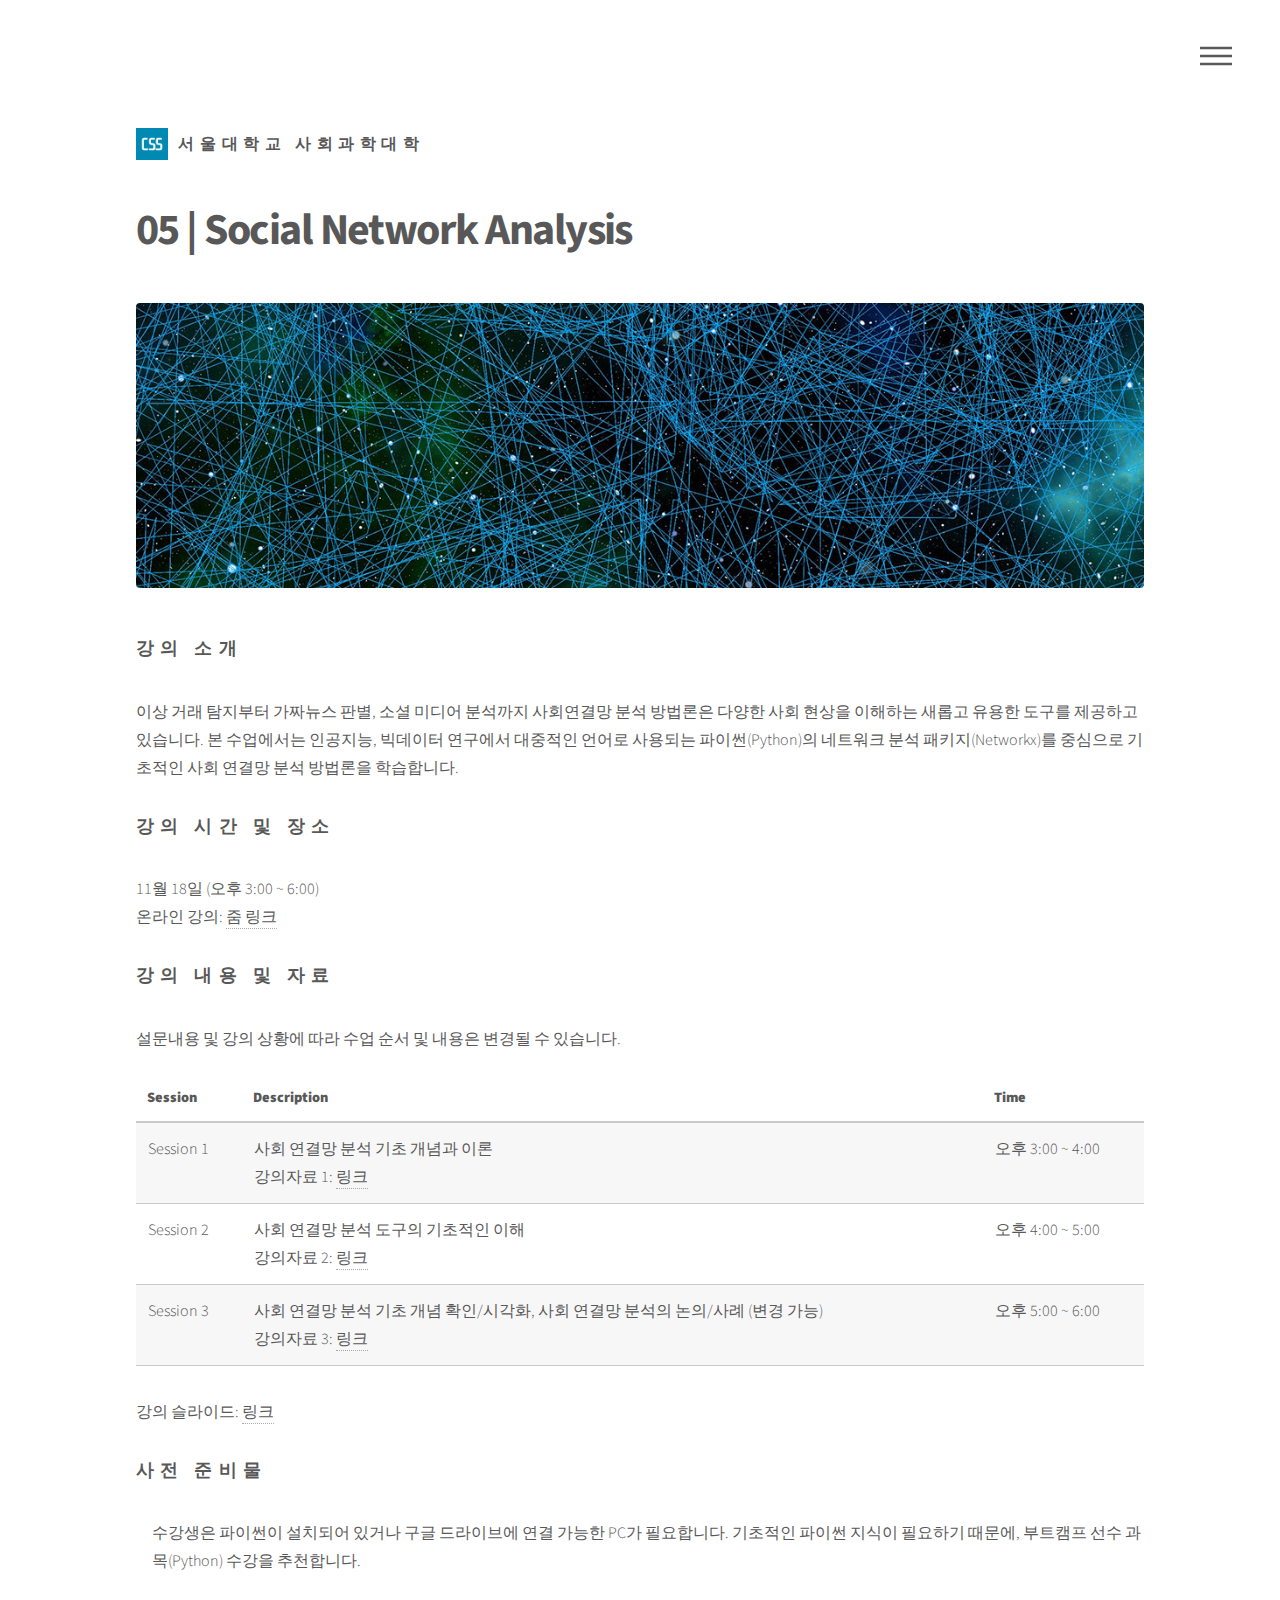
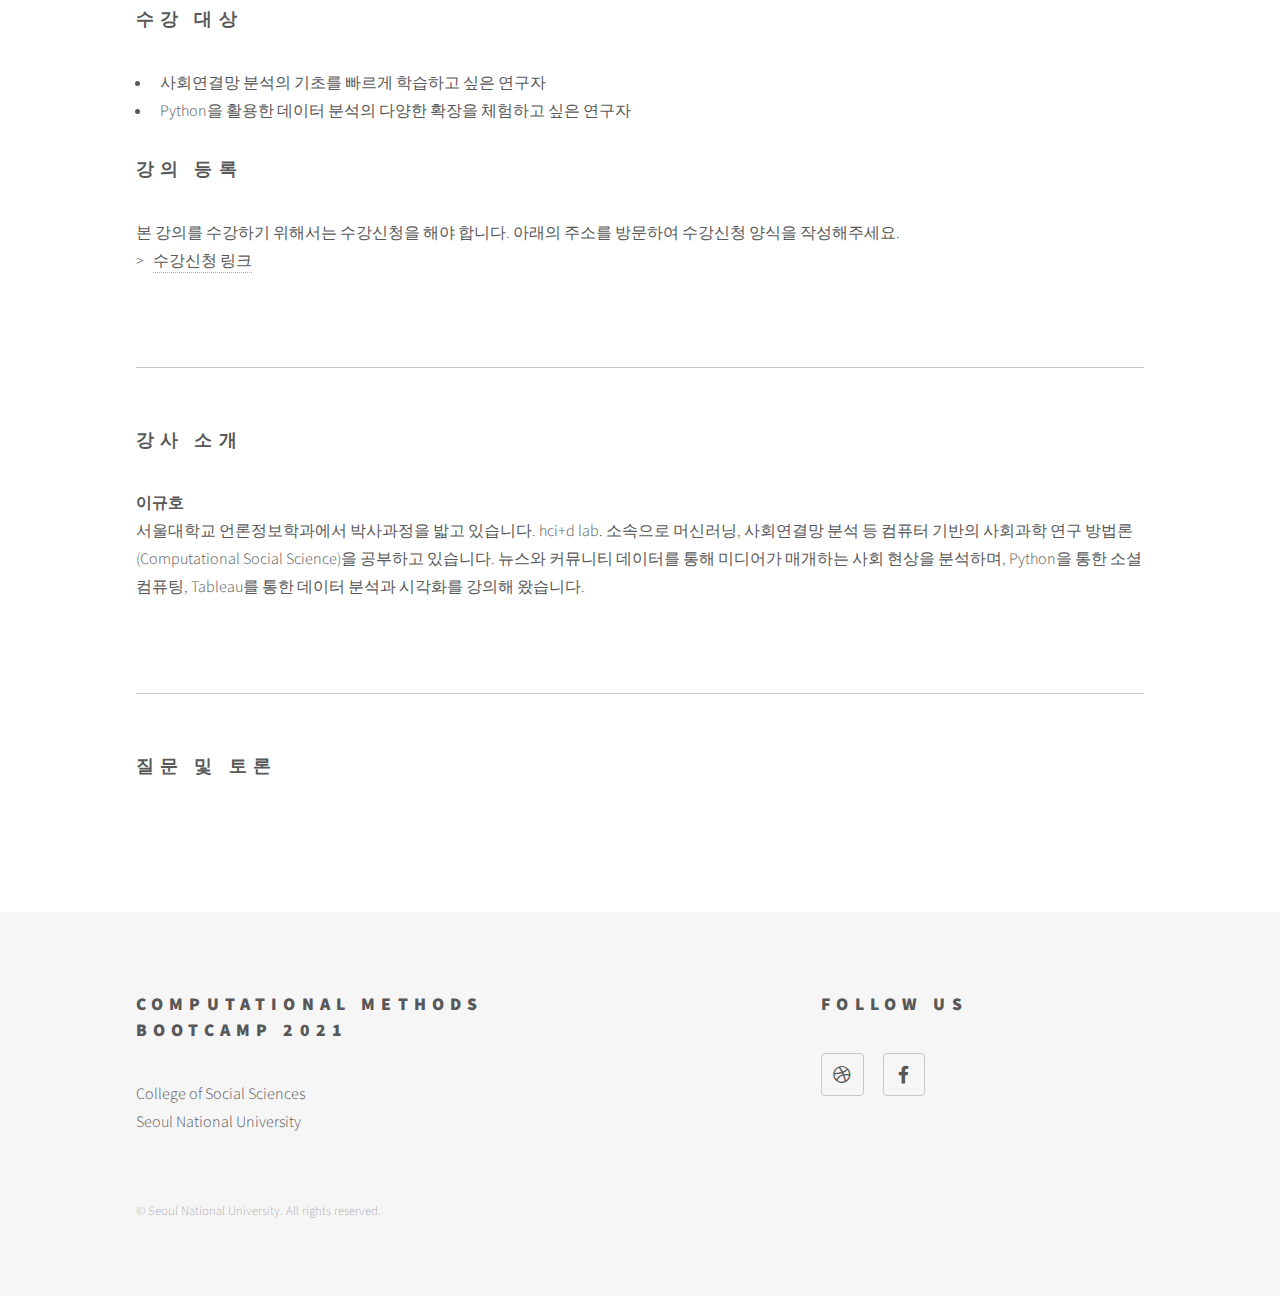
<file: sna.html>
<!DOCTYPE HTML>
<!--
	Phantom by HTML5 UP
	html5up.net | @ajlkn
	Free for personal and commercial use under the CCA 3.0 license (html5up.net/license)
-->
<html>
	<head>
		<title>Computational Methods Bootcamp 2021 | Social Network Analysis</title>
		<meta charset="utf-8" />
		<meta name="viewport" content="width=device-width, initial-scale=1, user-scalable=no" />
		<link rel="stylesheet" href="assets/css/main.css" />
		<noscript><link rel="stylesheet" href="assets/css/noscript.css" /></noscript>
	</head>
	<body class="is-preload">
		<!-- Wrapper -->
			<div id="wrapper">

				<!-- Header -->
					<header id="header">
						<div class="inner">

							<!-- Logo -->
								<a href="index.html" class="logo">
									<span class="symbol"><img src="images/css_logo.png" alt="" /></span><span class="title">서울대학교 사회과학대학</span>
								</a>

							<!-- Nav -->
								<nav>
									<ul>
										<li><a href="#menu">Menu</a></li>
									</ul>
								</nav>

						</div>
					</header>

				<!-- Menu -->
					<nav id="menu">
						<h2>Menu</h2>
						<ul>
							<li><a href="index.html">Home</a></li>
							<li><a href="python.html">01 Basic Python</a></li>
							<li><a href="crawling.html">02. Data Crawling</a></li>
							<li><a href="statistics.html">03. Basic Statistics with R</a></li>
							<li><a href="visualization.html">04. Visualization</a></li>
							<li><a href="sna.html">05. Social Network Analysis</a></li>
							<li><a href="nlp.html">06. Natural Language Processing</a></li>
							<li><a href="ml.html">07. Machine Learning</a></li>
						</ul>
					</nav>

				<!-- Main -->
					<div id="main">
						<div class="inner">
							<h1>05 | Social Network Analysis</h1>
							<span class="image main"><img src="images/sna-01.jpg" alt="" /></span>
							
							<h2>강의 소개</h2>
							<p>
								이상 거래 탐지부터 가짜뉴스 판별, 소셜 미디어 분석까지 사회연결망 분석 방법론은 다양한 사회 현상을 이해하는 새롭고 유용한 도구를 제공하고 있습니다. 
								본 수업에서는 인공지능, 빅데이터 연구에서 대중적인 언어로 사용되는 파이썬(Python)의 네트워크 분석 패키지(Networkx)를 중심으로 기초적인 사회 연결망 분석 방법론을 학습합니다.
							</p>
							
							<h2>강의 시간 및 장소</h2>
							<p>11월 18일 (오후 3:00 ~ 6:00)<br>온라인 강의: <a href="https://snu-ac-kr.zoom.us/j/82518087316" target="_blank">줌 링크</a></p>

							<h2>강의 내용 및 자료</h2>
							<p>설문내용 및 강의 상황에 따라 수업 순서 및 내용은 변경될 수 있습니다.</p>
							<div class="table-wrapper">
								<table>
									<thead>
										<tr>
											<th>Session</th>
											<th>Description</th>
											<th>Time</th>
										</tr>
									</thead>
									<tbody>
										<tr>
											<td>Session 1</td>
											<td>사회 연결망 분석 기초 개념과 이론
												<br>강의자료 1: <a href="https://colab.research.google.com/drive/127Nhsq2b0h0NgIotsO8IK4LfjMpezQZb?usp=sharing#scrollTo=1G9wZaR6jEBM" target="_blank">링크</a>
											</td>
											<td>오후 3:00 ~ 4:00</td>
										</tr>

										<tr>
											<td>Session 2</td>
											<td>사회 연결망 분석 도구의 기초적인 이해
												<br>강의자료 2: <a href="https://colab.research.google.com/drive/1XR6dinXuBjuXEn08pfMNTTePhiHTJUyF?usp=sharing" target="_blank">링크</a>
											</td>
											<td>오후 4:00 ~ 5:00</td>
										</tr>

										<tr>
											<td>Session 3</td>
											<td>사회 연결망 분석 기초 개념 확인/시각화, 사회 연결망 분석의 논의/사례 (변경 가능)
												<br>강의자료 3: <a href="https://colab.research.google.com/drive/1NOlOSN6zc9hLSAiQTyzaeVnO8IxMG4xQ?usp=sharing" target="_blank">링크</a>
											</td>
											<td>오후 5:00 ~ 6:00</td>
										</tr>

									
									</tbody>
								</table>
								<p>강의 슬라이드:
									 <a href="files/05/sna.pdf" target="_blank">링크</a> 
								</p>
							</div>

							<h2>사전 준비물</h2>
							<ul>
								수강생은 파이썬이 설치되어 있거나 구글 드라이브에 연결 가능한 PC가 필요합니다. 기초적인 파이썬 지식이 필요하기 때문에, 부트캠프 선수 과목(Python) 수강을 추천합니다.
							</ul>

							<h2>수강 대상</h2>
							<ul>
								<li>사회연결망 분석의 기초를 빠르게 학습하고 싶은 연구자</li>
								<li>Python을 활용한 데이터 분석의 다양한 확장을 체험하고 싶은 연구자</li>
							</ul>

							<h2>강의 등록</h2>
							<p>
								본 강의를 수강하기 위해서는 수강신청을 해야 합니다. 아래의 주소를 방문하여 수강신청 양식을 작성해주세요.<br>
								&gt;&nbsp;&nbsp;&nbsp;<a href="https://forms.gle/qzih8F4kitqS5msD7">수강신청 링크</a>
							</p>

							<br>
							<hr>
							<br>
							<h2>강사 소개</h2>
							<p>
								<strong>이규호</strong><br>서울대학교 언론정보학과에서 박사과정을 밟고 있습니다. hci+d lab. 소속으로 머신러닝, 사회연결망 분석 등 컴퓨터 기반의 사회과학 연구 방법론(Computational Social Science)을 공부하고 있습니다. 
								뉴스와 커뮤니티 데이터를 통해 미디어가 매개하는 사회 현상을 분석하며, Python을 통한 소셜 컴퓨팅, Tableau를 통한 데이터 분석과 시각화를 강의해 왔습니다.
							</p>

							<br>
							<hr>
							<br>
							<h2>질문 및 토론</h2>
							<div id="disqus_thread"></div>
							<script>

							/**
							*  RECOMMENDED CONFIGURATION VARIABLES: EDIT AND UNCOMMENT THE SECTION BELOW TO INSERT DYNAMIC VALUES FROM YOUR PLATFORM OR CMS.
							*  LEARN WHY DEFINING THESE VARIABLES IS IMPORTANT: https://disqus.com/admin/universalcode/#configuration-variables*/
							/*
							var disqus_config = function () {
							this.page.url = PAGE_URL;  // Replace PAGE_URL with your page's canonical URL variable
							this.page.identifier = PAGE_IDENTIFIER; // Replace PAGE_IDENTIFIER with your page's unique identifier variable
							};
							*/
							(function() { // DON'T EDIT BELOW THIS LINE
							var d = document, s = d.createElement('script');
							s.src = 'https://https-csssnu-github-io-method-bootcamp.disqus.com/embed.js';
							s.setAttribute('data-timestamp', +new Date());
							(d.head || d.body).appendChild(s);
							})();
							</script>
							<noscript>Please enable JavaScript to view the <a href="https://disqus.com/?ref_noscript">comments powered by Disqus.</a></noscript>

						</div>
					</div>

				<!-- Footer -->
					<footer id="footer">
						<div class="inner">
							<section>
								<h2>Computational Methods<br>Bootcamp 2021</h2>
								<p>
								College of Social Sciences<br>
								Seoul National University
								</p>

							</section>
							<section>
								<h2>Follow Us</h2>
								<ul class="icons">
									<li><a href="http://social.snu.ac.kr" class="icon brands style2 fa-dribbble"><span class="label">Homepage</span></a></li>
									<li><a href="https://www.facebook.com/csssnu/" class="icon brands style2 fa-facebook-f"><span class="label">Facebook</span></a></li>
								</ul>
							</section>
							<ul class="copyright">
								<li>&copy; Seoul National University. All rights reserved.</li>
							</ul>
						</div>
					</footer>

			</div>

			</div>

		<!-- Scripts -->
			<script src="assets/js/jquery.min.js"></script>
			<script src="assets/js/browser.min.js"></script>
			<script src="assets/js/breakpoints.min.js"></script>
			<script src="assets/js/util.js"></script>
			<script src="assets/js/main.js"></script>

	</body>
</html>
</file>
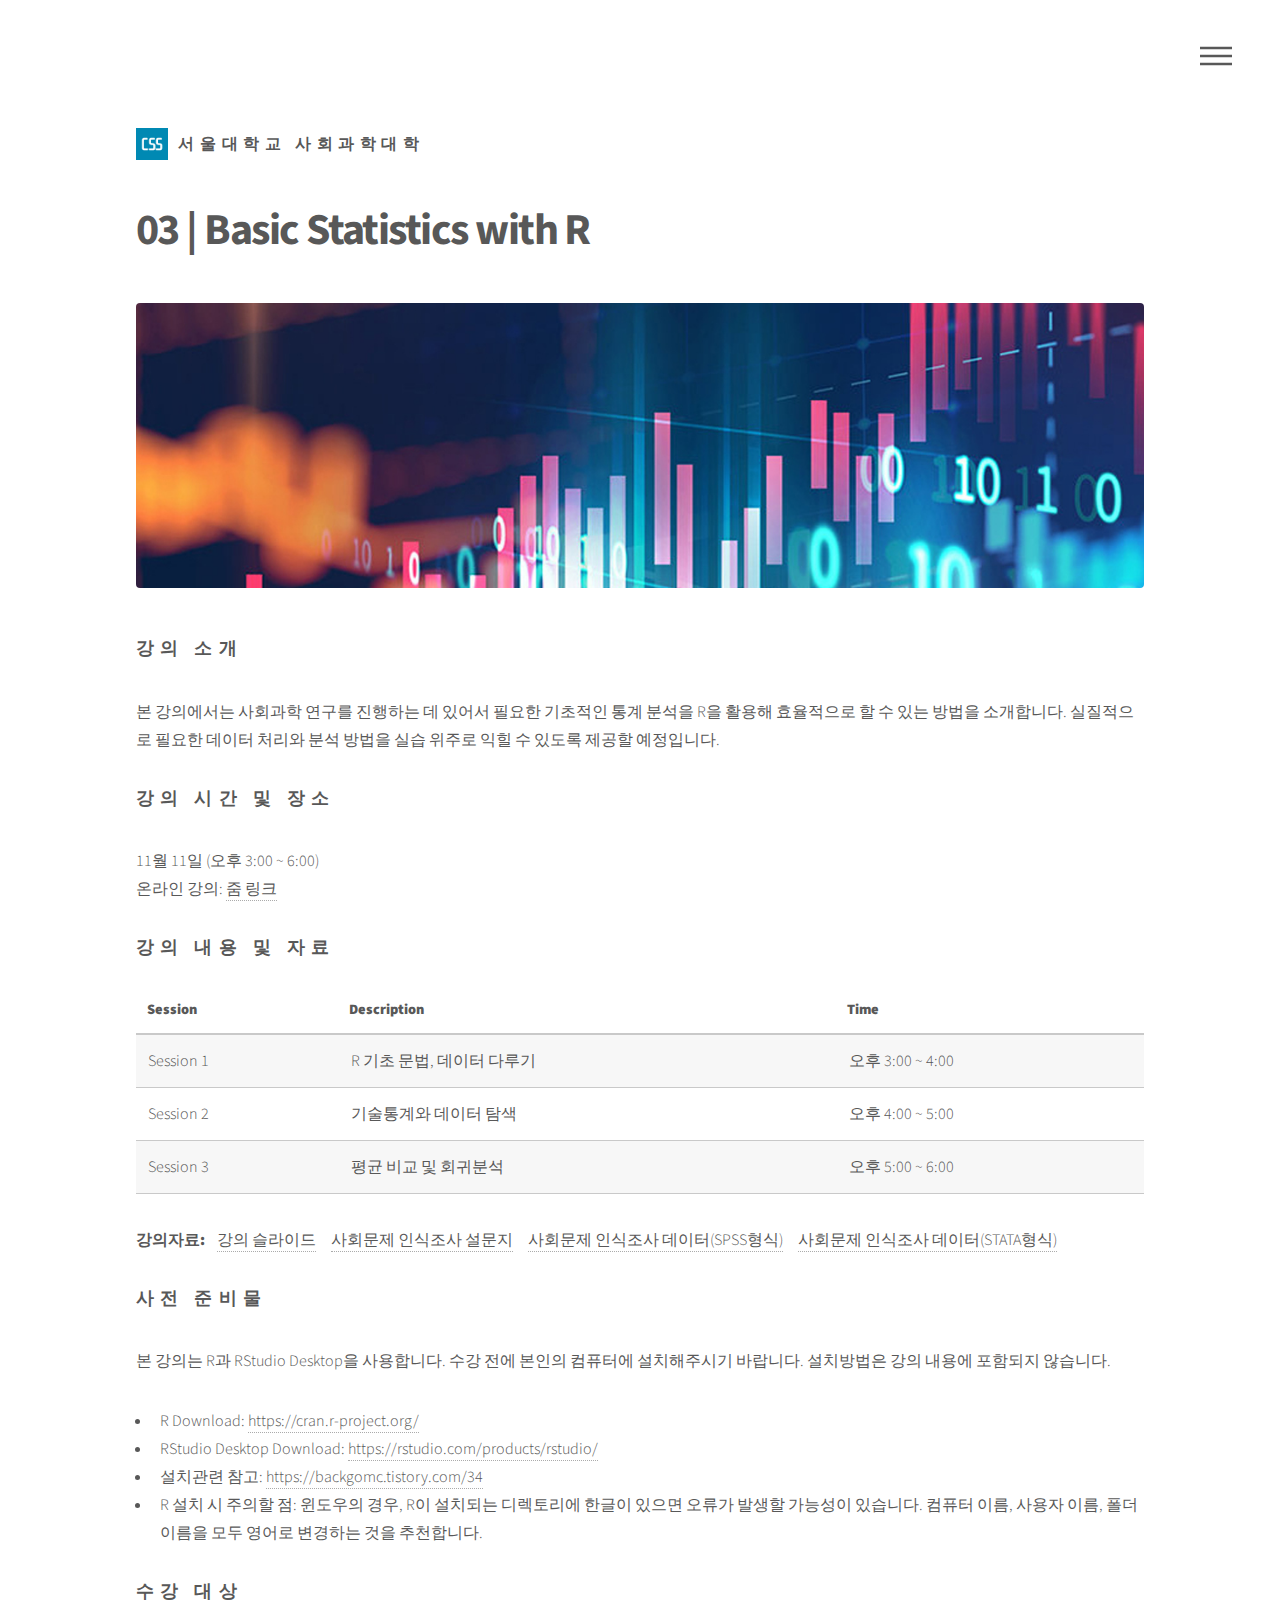
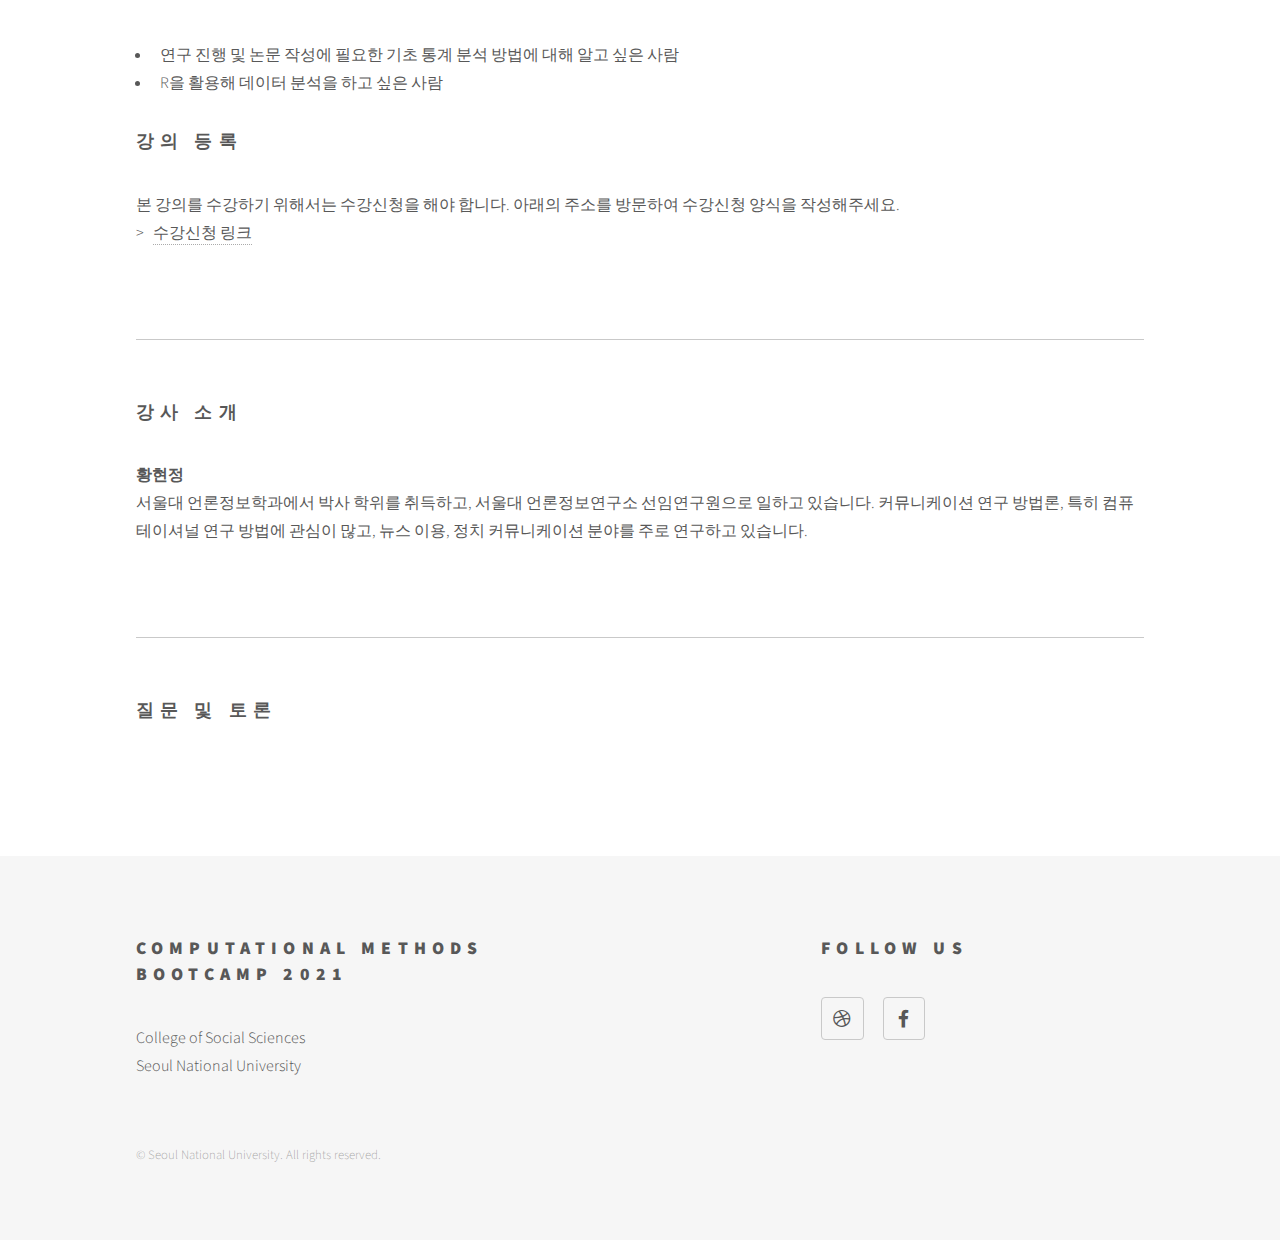
<file: statistics.html>
<!DOCTYPE HTML>
<!--
	Phantom by HTML5 UP
	html5up.net | @ajlkn
	Free for personal and commercial use under the CCA 3.0 license (html5up.net/license)
-->
<html>
	<head>
		<title>Computational Methods Bootcamp 2021 | Basic Statistics</title>
		<meta charset="utf-8" />
		<meta name="viewport" content="width=device-width, initial-scale=1, user-scalable=no" />
		<link rel="stylesheet" href="assets/css/main.css" />
		<noscript><link rel="stylesheet" href="assets/css/noscript.css" /></noscript>
	</head>
	<body class="is-preload">
		<!-- Wrapper -->
			<div id="wrapper">

				<!-- Header -->
					<header id="header">
						<div class="inner">

							<!-- Logo -->
								<a href="index.html" class="logo">
									<span class="symbol"><img src="images/css_logo.png" alt="" /></span><span class="title">서울대학교 사회과학대학</span>
								</a>

							<!-- Nav -->
								<nav>
									<ul>
										<li><a href="#menu">Menu</a></li>
									</ul>
								</nav>

						</div>
					</header>

				<!-- Menu -->
					<nav id="menu">
						<h2>Menu</h2>
						<ul>
							<li><a href="index.html">Home</a></li>
							<li><a href="python.html">01 Basic Python</a></li>
							<li><a href="crawling.html">02. Data Crawling</a></li>
							<li><a href="statistics.html">03. Basic Statistics with R</a></li>
							<li><a href="visualization.html">04. Visualization</a></li>
							<li><a href="sna.html">05. Social Network Analysis</a></li>
							<li><a href="nlp.html">06. Natural Language Processing</a></li>
							<li><a href="ml.html">07. Machine Learning</a></li>
						</ul>
					</nav>

				<!-- Main -->
					<div id="main">
						<div class="inner">
							<h1>03 | Basic Statistics with R</h1>
							<span class="image main"><img src="images/stat-01.jpg" alt="" /></span>
							
							<h2>강의 소개</h2>
							<p>
							본 강의에서는 사회과학 연구를 진행하는 데 있어서 필요한 기초적인 통계 분석을 R을 활용해 효율적으로 할 수 있는 방법을 소개합니다. 
							실질적으로 필요한 데이터 처리와 분석 방법을 실습 위주로 익힐 수 있도록 제공할 예정입니다.
							</p>
							
							<h2>강의 시간 및 장소</h2>
							<p>11월 11일 (오후 3:00 ~ 6:00)<br>온라인 강의: <a href="https://snu-ac-kr.zoom.us/j/85174098656" target="_blank">줌 링크</a></p>

							<h2>강의 내용 및 자료</h2>
							<div class="table-wrapper">
								<table>
									<thead>
										<tr>
											<th>Session</th>
											<th>Description</th>
											<th>Time</th>
										</tr>
									</thead>
									<tbody>
										<tr>
											<td>Session 1</td>
											<td>R 기초 문법, 데이터 다루기</td>
											<td>오후 3:00 ~ 4:00</td>
										</tr>
										<tr>
											<td>Session 2</td>
											<td>기술통계와 데이터 탐색</td>
											<td>오후 4:00 ~ 5:00</td>
										</tr>
										<tr>
											<td>Session 3</td>
											<td>평균 비교 및 회귀분석</td>
											<td>오후 5:00 ~ 6:00</td>
										</tr>
										
									</tbody>
									
								</table>
								<p> <strong>강의자료: &nbsp;&nbsp;</strong>
									<a href="files/03/CSS_bootcamp_202111.pdf" target="_blank">강의 슬라이드</a> &nbsp; &nbsp;
									<a href="files/03/kor_que_20200001.pdf" target="_blank">사회문제 인식조사 설문지</a> &nbsp; &nbsp; 
									<a href="files/03/kor_data_20200001.sav" target="_blank">사회문제 인식조사 데이터(SPSS형식)</a> &nbsp; &nbsp; 
									<a href="files/03/kor_data_20200001.dta" target="_blank">사회문제 인식조사 데이터(STATA형식)</a>
								</p>
							</div>

							<h2>사전 준비물</h2>
							<p>
							본 강의는 R과 RStudio Desktop을 사용합니다. 수강 전에 본인의 컴퓨터에 설치해주시기 바랍니다. 설치방법은 강의 내용에 포함되지 않습니다.
							</p>

							<ul>
								<li>R Download: <a href="https://cran.r-project.org/">https://cran.r-project.org/</a></li>
								<li>RStudio Desktop Download: <a href="https://rstudio.com/products/rstudio/">https://rstudio.com/products/rstudio/</a></li>
								<li>설치관련 참고: <a href="https://backgomc.tistory.com/34">https://backgomc.tistory.com/34</a></li>
								<li>R 설치 시 주의할 점: 윈도우의 경우, R이 설치되는 디렉토리에 한글이 있으면 오류가 발생할 가능성이 있습니다. 컴퓨터 이름, 사용자 이름, 폴더 이름을 모두 영어로 변경하는 것을 추천합니다.
							</ul>

							<h2>수강 대상</h2>
							<ul>
								<li>연구 진행 및 논문 작성에 필요한 기초 통계 분석 방법에 대해 알고 싶은 사람</li>
								<li>R을 활용해 데이터 분석을 하고 싶은 사람</li>
							</ul>

							<h2>강의 등록</h2>
							<p>
								본 강의를 수강하기 위해서는 수강신청을 해야 합니다. 아래의 주소를 방문하여 수강신청 양식을 작성해주세요.<br>
								&gt;&nbsp;&nbsp;&nbsp;<a href="https://forms.gle/EQ9kSuHJDALbrukZ9">수강신청 링크</a>
							</p>

							<br>
							<hr>
							<br>
							<h2>강사 소개</h2>
							<p>
							<strong>황현정</strong><br>서울대 언론정보학과에서 박사 학위를 취득하고, 서울대 언론정보연구소 선임연구원으로 일하고 있습니다. 커뮤니케이션 연구 방법론, 특히 컴퓨테이셔널 연구 방법에 관심이 많고, 뉴스 이용, 정치 커뮤니케이션 분야를 주로 연구하고 있습니다.
							</p>
							
							<br>
							<hr>
							<br>
							<h2>질문 및 토론</h2>
							<div id="disqus_thread"></div>
							<script>

							/**
							*  RECOMMENDED CONFIGURATION VARIABLES: EDIT AND UNCOMMENT THE SECTION BELOW TO INSERT DYNAMIC VALUES FROM YOUR PLATFORM OR CMS.
							*  LEARN WHY DEFINING THESE VARIABLES IS IMPORTANT: https://disqus.com/admin/universalcode/#configuration-variables*/
							/*
							var disqus_config = function () {
							this.page.url = PAGE_URL;  // Replace PAGE_URL with your page's canonical URL variable
							this.page.identifier = PAGE_IDENTIFIER; // Replace PAGE_IDENTIFIER with your page's unique identifier variable
							};
							*/
							(function() { // DON'T EDIT BELOW THIS LINE
							var d = document, s = d.createElement('script');
							s.src = 'https://https-csssnu-github-io-method-bootcamp.disqus.com/embed.js';
							s.setAttribute('data-timestamp', +new Date());
							(d.head || d.body).appendChild(s);
							})();
							</script>
							<noscript>Please enable JavaScript to view the <a href="https://disqus.com/?ref_noscript">comments powered by Disqus.</a></noscript>
							
						</div>
					</div>
						

				<!-- Footer -->
					<footer id="footer">
						<div class="inner">
							<section>
								<h2>Computational Methods<br>Bootcamp 2021</h2>
								<p>
								College of Social Sciences<br>
								Seoul National University
								</p>

							</section>
							<section>
								<h2>Follow Us</h2>
								<ul class="icons">
									<li><a href="http://social.snu.ac.kr" class="icon brands style2 fa-dribbble"><span class="label">Homepage</span></a></li>
									<li><a href="https://www.facebook.com/csssnu/" class="icon brands style2 fa-facebook-f"><span class="label">Facebook</span></a></li>
								</ul>
							</section>
							<ul class="copyright">
								<li>&copy; Seoul National University. All rights reserved.</li>
							</ul>
						</div>
					</footer>

			</div>

			</div>

		<!-- Scripts -->
			<script src="assets/js/jquery.min.js"></script>
			<script src="assets/js/browser.min.js"></script>
			<script src="assets/js/breakpoints.min.js"></script>
			<script src="assets/js/util.js"></script>
			<script src="assets/js/main.js"></script>

	</body>
</html>
</file>
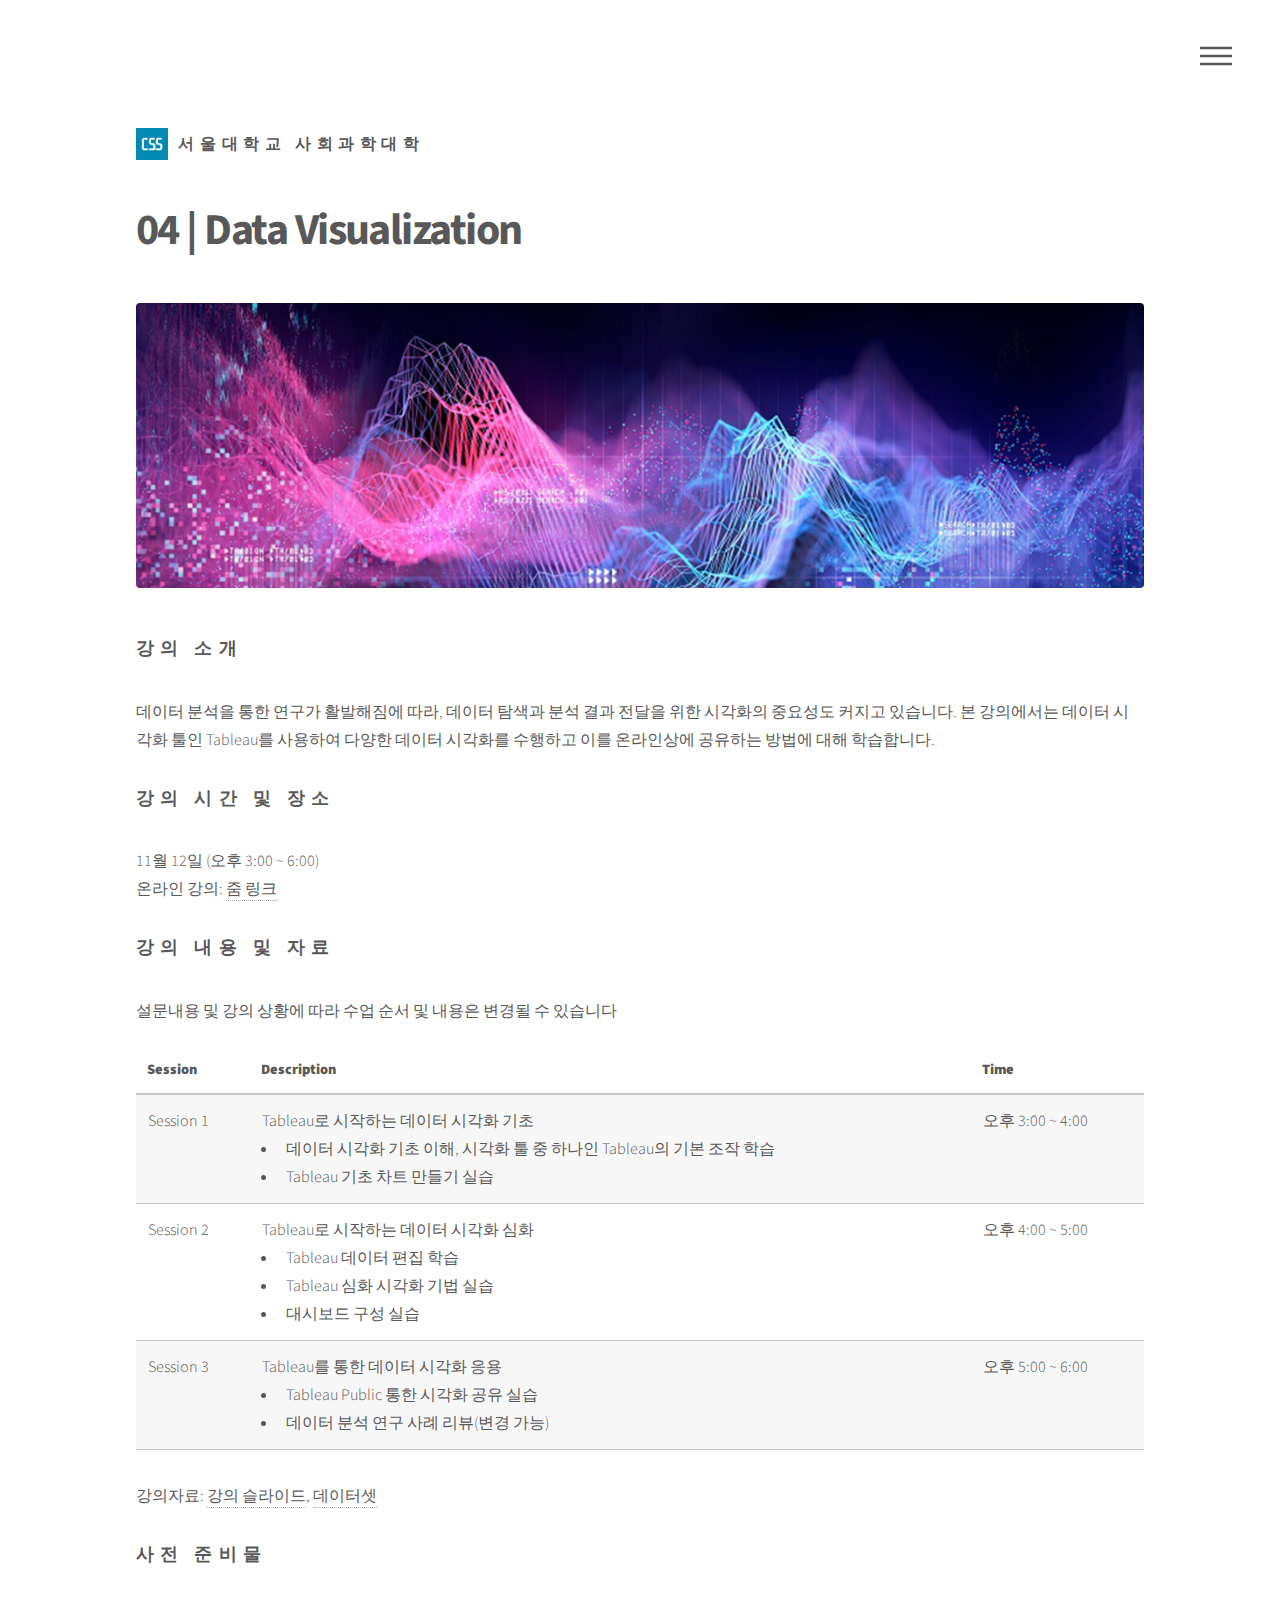
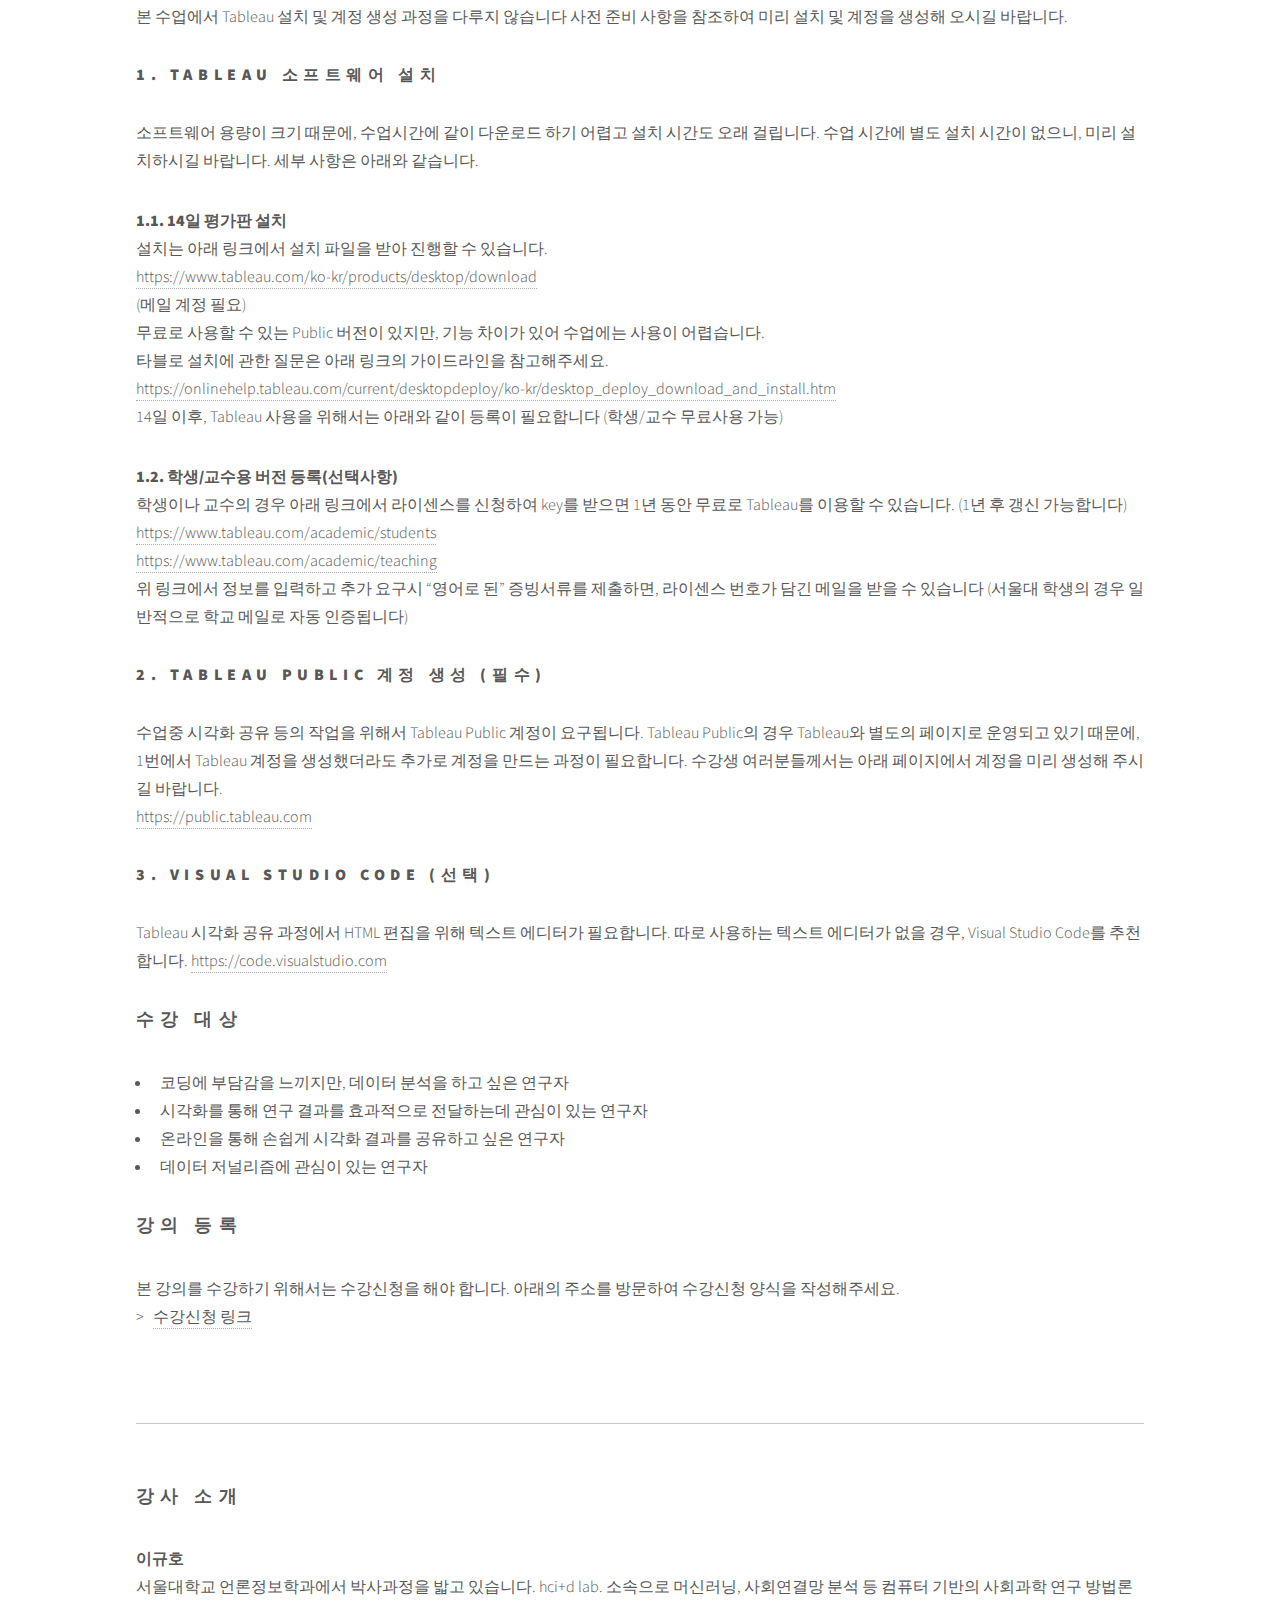
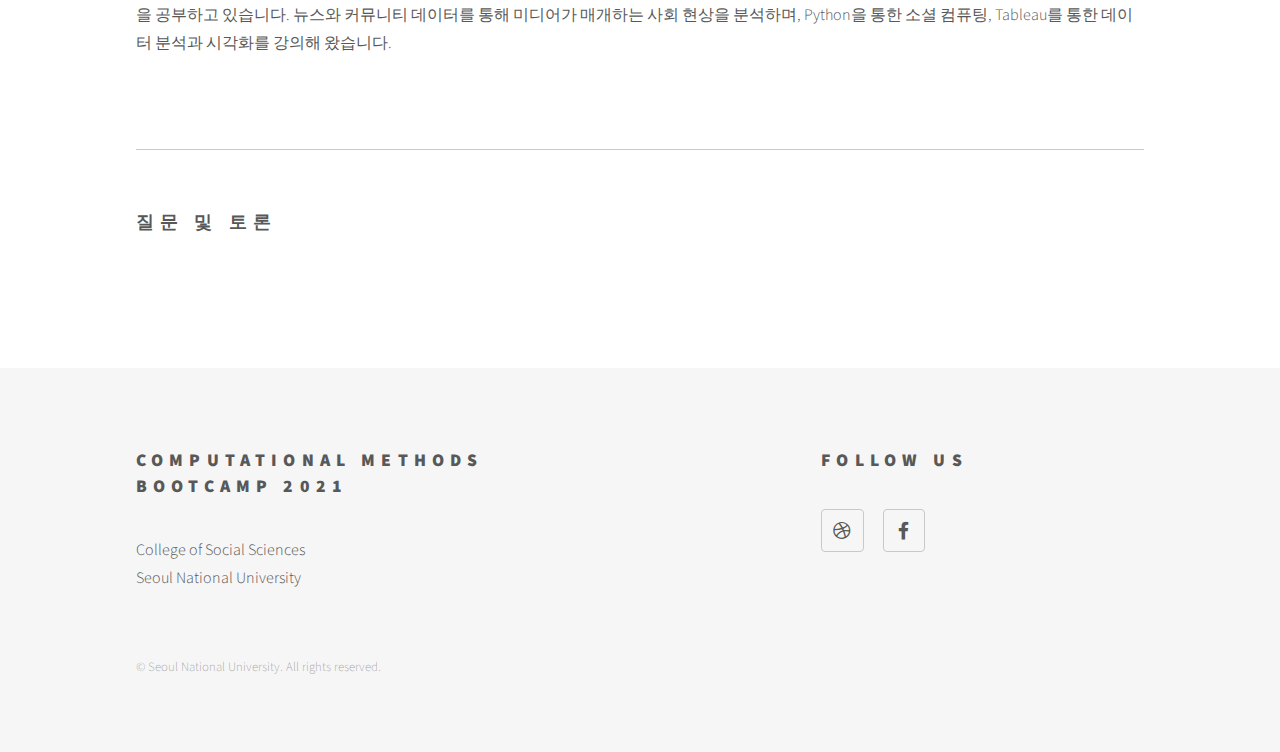
<file: visualization.html>
<!DOCTYPE HTML>
<!--
	Phantom by HTML5 UP
	html5up.net | @ajlkn
	Free for personal and commercial use under the CCA 3.0 license (html5up.net/license)
-->
<html>
	<head>
		<title>Computational Methods Bootcamp 2021 | Data Visualization</title>
		<meta charset="utf-8" />
		<meta name="viewport" content="width=device-width, initial-scale=1, user-scalable=no" />
		<link rel="stylesheet" href="assets/css/main.css" />
		<noscript><link rel="stylesheet" href="assets/css/noscript.css" /></noscript>
	</head>
	<body class="is-preload">
		<!-- Wrapper -->
			<div id="wrapper">

				<!-- Header -->
					<header id="header">
						<div class="inner">

							<!-- Logo -->
								<a href="index.html" class="logo">
									<span class="symbol"><img src="images/css_logo.png" alt="" /></span><span class="title">서울대학교 사회과학대학</span>
								</a>

							<!-- Nav -->
								<nav>
									<ul>
										<li><a href="#menu">Menu</a></li>
									</ul>
								</nav>

						</div>
					</header>

				<!-- Menu -->
					<nav id="menu">
						<h2>Menu</h2>
						<ul>
							<li><a href="index.html">Home</a></li>
							<!-- <li><a href="opening.html">00. Data and Model: Small or Big</a></li> -->
							<li><a href="python.html">01 Basic Python</a></li>
							<li><a href="crawling.html">02. Data Crawling</a></li>
							<li><a href="statistics.html">03. Basic Statistics with R</a></li>
							<li><a href="visualization.html">04. Visualization</a></li>
							<li><a href="sna.html">05. Social Network Analysis</a></li>
							<li><a href="nlp.html">06. Natural Language Processing</a></li>
							<li><a href="ml.html">07. Machine Learning</a></li>
						</ul>
					</nav>

				<!-- Main -->
					<div id="main">
						<div class="inner">
							<h1>04 | Data Visualization</h1>
							<span class="image main"><img src="images/viz-01.jpg" alt="" /></span>
							
							<h2>강의 소개</h2>
							<p>
							데이터 분석을 통한 연구가 활발해짐에 따라, 데이터 탐색과 분석 결과 전달을 위한 시각화의 중요성도 커지고 있습니다. 
							본 강의에서는 데이터 시각화 툴인 Tableau를 사용하여 다양한 데이터 시각화를 수행하고 이를 온라인상에 공유하는 방법에 대해 학습합니다.
							</p>
							
							<h2>강의 시간 및 장소</h2>
							<p>11월 12일 (오후 3:00 ~ 6:00)<br>온라인 강의: <a href="https://snu-ac-kr.zoom.us/j/85868336569" target="_blank">줌 링크</a></p>

							<h2>강의 내용 및 자료</h2>
							<p>설문내용 및 강의 상황에 따라 수업 순서 및 내용은 변경될 수 있습니다</p>
							<div class="table-wrapper">
								<table>
									<thead>
										<tr>
											<th>Session</th>
											<th>Description</th>
											<th>Time</th>
										</tr>
									</thead>
									<tbody>
										<tr>
											<td>Session 1</td>
											<td>Tableau로 시작하는 데이터 시각화 기초
												<ul class="nomargin">
													<li>데이터 시각화 기초 이해, 시각화 툴 중 하나인 Tableau의 기본 조작 학습</li>
													<li>Tableau 기초 차트 만들기 실습</li>
												</ul>
											</td>
											<td>오후 3:00 ~ 4:00</td>
										</tr>
										<tr>
											<td>Session 2</td>
											<td>Tableau로 시작하는 데이터 시각화 심화
												<ul class="nomargin">
													<li>Tableau 데이터 편집 학습</li>
													<li>Tableau 심화 시각화 기법 실습</li>
													<li>대시보드 구성 실습</li>
												</ul>
											</td>
											<td>오후 4:00 ~ 5:00</td>
										</tr>
										<tr>
											<td>Session 3</td>
											<td>Tableau를 통한 데이터 시각화 응용
												<ul class="nomargin">
													<li>Tableau Public 통한 시각화 공유 실습</li>
													<li>데이터 분석 연구 사례 리뷰(변경 가능)</li>
												</ul>
											</td>
											<td>오후 5:00 ~ 6:00</td>
										</tr>
									</tbody>
								</table>
								<p>강의자료: 
									<a href="files/04/Tableau_2021_v2.pdf" target="_blank">강의 슬라이드</a>, <a href="files/04/tableau_dataset.zip" target="_blank">데이터셋</a>
								</p>

							</div>

							<h2>사전 준비물</h2>
							<p>
								본 수업에서 Tableau 설치 및 계정 생성 과정을 다루지 않습니다 사전 준비 사항을 참조하여 미리 설치 및 계정을 생성해 오시길 바랍니다.
							<br>
							<h3>1. Tableau 소프트웨어 설치</h3>
							<p>
								소프트웨어 용량이 크기 때문에, 수업시간에 같이 다운로드 하기 어렵고 설치 시간도 오래 걸립니다. 수업 시간에 별도 설치 시간이 없으니, 미리 설치하시길 바랍니다. 세부 사항은 아래와 같습니다.
							</p>
							
							<p>
								<strong>1.1. 14일 평가판 설치</strong><br>
								설치는 아래 링크에서 설치 파일을 받아 진행할 수 있습니다.<br>
								<a href="https://www.tableau.com/ko-kr/products/desktop/download">https://www.tableau.com/ko-kr/products/desktop/download</a><br>
								(메일 계정 필요)<br>
								무료로 사용할 수 있는 Public 버전이 있지만, 기능 차이가 있어 수업에는 사용이 어렵습니다.<br>
								타블로 설치에 관한 질문은 아래 링크의 가이드라인을 참고해주세요.<br>
								<a href="https://onlinehelp.tableau.com/current/desktopdeploy/ko-kr/desktop_deploy_download_and_install.htm">https://onlinehelp.tableau.com/current/desktopdeploy/ko-kr/desktop_deploy_download_and_install.htm</a><br>
								14일 이후, Tableau 사용을 위해서는 아래와 같이 등록이 필요합니다 (학생/교수 무료사용 가능)
							</p>
							
							<p>
								<strong>1.2. 학생/교수용 버전 등록(선택사항)</strong><br>
								학생이나 교수의 경우 아래 링크에서 라이센스를 신청하여 key를 받으면 1년 동안 무료로 Tableau를 이용할 수 있습니다. (1년 후 갱신 가능합니다)<br>
								<a href="https://www.tableau.com/academic/students">https://www.tableau.com/academic/students</a><br>
								<a href="https://www.tableau.com/academic/teaching">https://www.tableau.com/academic/teaching</a>
								<br>
								위 링크에서 정보를 입력하고 추가 요구시 “영어로 된” 증빙서류를 제출하면, 라이센스 번호가 담긴 메일을 받을 수 있습니다 (서울대 학생의 경우 일반적으로 학교 메일로 자동 인증됩니다)
							</p>
							
							<h3>2. Tableau Public 계정 생성 (필수)</h3>
							<p>
								수업중 시각화 공유 등의 작업을 위해서 Tableau Public 계정이 요구됩니다. Tableau Public의 경우 Tableau와 별도의 페이지로 운영되고 있기 때문에, 1번에서 Tableau 계정을
								생성했더라도 추가로 계정을 만드는 과정이 필요합니다. 수강생 여러분들께서는 아래 페이지에서 계정을 미리 생성해 주시길 바랍니다.<br>
								<a href="https://public.tableau.com">https://public.tableau.com</a>
								
							</p>
							
							<h3>3. Visual Studio Code (선택)</h3>
							<p>
								Tableau 시각화 공유 과정에서 HTML 편집을 위해 텍스트 에디터가 필요합니다. 따로 사용하는 텍스트 에디터가 없을 경우, Visual Studio Code를 추천합니다.
								<a href="https://code.visualstudio.com">https://code.visualstudio.com</a>
							</p>
						
							</p>

							<h2>수강 대상</h2>
							<ul>
								<li>코딩에 부담감을 느끼지만, 데이터 분석을 하고 싶은 연구자</li>
								<li>시각화를 통해 연구 결과를 효과적으로 전달하는데 관심이 있는 연구자</li>
								<li>온라인을 통해 손쉽게 시각화 결과를 공유하고 싶은 연구자</li>
								<li>데이터 저널리즘에 관심이 있는 연구자</li>
							</ul>

							<h2>강의 등록</h2>
							<p>
								본 강의를 수강하기 위해서는 수강신청을 해야 합니다. 아래의 주소를 방문하여 수강신청 양식을 작성해주세요.<br>
								&gt;&nbsp;&nbsp;&nbsp;<a href="https://forms.gle/B4Co1dP7H1bz93fv8">수강신청 링크</a>
							</p>
							
							<br>
							<hr>
							<br>
							<h2>강사 소개</h2>
							<p>
							<strong>이규호</strong><br>서울대학교 언론정보학과에서 박사과정을 밟고 있습니다. hci+d lab. 소속으로 머신러닝, 사회연결망 분석 등 컴퓨터 기반의 사회과학 연구 방법론을 공부하고 있습니다. 
							뉴스와 커뮤니티 데이터를 통해 미디어가 매개하는 사회 현상을 분석하며, Python을 통한 소셜 컴퓨팅, Tableau를 통한 데이터 분석과 시각화를 강의해 왔습니다.
							</p>
							
							<br>
							<hr>
							<br>
							<h2>질문 및 토론</h2>
							<div id="disqus_thread"></div>
							<script>

							/**
							*  RECOMMENDED CONFIGURATION VARIABLES: EDIT AND UNCOMMENT THE SECTION BELOW TO INSERT DYNAMIC VALUES FROM YOUR PLATFORM OR CMS.
							*  LEARN WHY DEFINING THESE VARIABLES IS IMPORTANT: https://disqus.com/admin/universalcode/#configuration-variables*/
							/*
							var disqus_config = function () {
							this.page.url = PAGE_URL;  // Replace PAGE_URL with your page's canonical URL variable
							this.page.identifier = PAGE_IDENTIFIER; // Replace PAGE_IDENTIFIER with your page's unique identifier variable
							};
							*/
							(function() { // DON'T EDIT BELOW THIS LINE
							var d = document, s = d.createElement('script');
							s.src = 'https://https-csssnu-github-io-method-bootcamp.disqus.com/embed.js';
							s.setAttribute('data-timestamp', +new Date());
							(d.head || d.body).appendChild(s);
							})();
							</script>
							<noscript>Please enable JavaScript to view the <a href="https://disqus.com/?ref_noscript">comments powered by Disqus.</a></noscript>

						</div>
					</div>

				<!-- Footer -->
					<footer id="footer">
						<div class="inner">
							<section>
								<h2>Computational Methods<br>Bootcamp 2021</h2>
								<p>
								College of Social Sciences<br>
								Seoul National University
								</p>

							</section>
							<section>
								<h2>Follow Us</h2>
								<ul class="icons">
									<li><a href="http://social.snu.ac.kr" class="icon brands style2 fa-dribbble"><span class="label">Homepage</span></a></li>
									<li><a href="https://www.facebook.com/csssnu/" class="icon brands style2 fa-facebook-f"><span class="label">Facebook</span></a></li>
								</ul>
							</section>
							<ul class="copyright">
								<li>&copy; Seoul National University. All rights reserved.</li>
							</ul>
						</div>
					</footer>

			</div>

			</div>

		<!-- Scripts -->
			<script src="assets/js/jquery.min.js"></script>
			<script src="assets/js/browser.min.js"></script>
			<script src="assets/js/breakpoints.min.js"></script>
			<script src="assets/js/util.js"></script>
			<script src="assets/js/main.js"></script>

	</body>
</html>
</file>
<file: assets/css/noscript.css>
/*
	Phantom by HTML5 UP
	html5up.net | @ajlkn
	Free for personal and commercial use under the CCA 3.0 license (html5up.net/license)
*/

/* Tiles */

	body.is-preload .tiles article {
		-moz-transform: none;
		-webkit-transform: none;
		-ms-transform: none;
		transform: none;
		opacity: 1;
	}
</file>
<file: assets/css/main.css>
@import url(fontawesome-all.min.css);
@import url("https://fonts.googleapis.com/css?family=Source+Sans+Pro:300,700,900");

/*
	Phantom by HTML5 UP
	html5up.net | @ajlkn
	Free for personal and commercial use under the CCA 3.0 license (html5up.net/license)
*/

html, body, div, span, applet, object,
iframe, h1, h2, h3, h4, h5, h6, p, blockquote,
pre, a, abbr, acronym, address, big, cite,
code, del, dfn, em, img, ins, kbd, q, s, samp,
small, strike, strong, sub, sup, tt, var, b,
u, i, center, dl, dt, dd, ol, ul, li, fieldset,
form, label, legend, table, caption, tbody,
tfoot, thead, tr, th, td, article, aside,
canvas, details, embed, figure, figcaption,
footer, header, hgroup, menu, nav, output, ruby,
section, summary, time, mark, audio, video {
	margin: 0;
	padding: 0;
	border: 0;
	font-size: 100%;
	font: inherit;
	vertical-align: baseline;}

article, aside, details, figcaption, figure,
footer, header, hgroup, menu, nav, section {
	display: block;}

body {
	line-height: 1;
}

ol, ul {
	list-style: none;
}

blockquote, q {
	quotes: none;
}

	blockquote:before, blockquote:after, q:before, q:after {
		content: '';
		content: none;
	}

table {
	border-collapse: collapse;
	border-spacing: 0;
}

body {
	-webkit-text-size-adjust: none;
}

mark {
	background-color: transparent;
	color: inherit;
}

input::-moz-focus-inner {
	border: 0;
	padding: 0;
}

input, select, textarea {
	-moz-appearance: none;
	-webkit-appearance: none;
	-ms-appearance: none;
	appearance: none;
}

/* Basic */

	@-ms-viewport {
		width: device-width;
	}

	body {
		-ms-overflow-style: scrollbar;
	}

	@media screen and (max-width: 480px) {

		html, body {
			min-width: 320px;
		}

	}

	html {
		box-sizing: border-box;
	}

	*, *:before, *:after {
		box-sizing: inherit;
	}

	body {
		background: #ffffff;
	}

		body.is-preload *, body.is-preload *:before, body.is-preload *:after {
			-moz-animation: none !important;
			-webkit-animation: none !important;
			-ms-animation: none !important;
			animation: none !important;
			-moz-transition: none !important;
			-webkit-transition: none !important;
			-ms-transition: none !important;
			transition: none !important;
		}

/* Type */

	body, input, select, textarea {
		color: #585858;
		font-family: "Source Sans Pro", Helvetica, sans-serif;
		font-size: 16pt;
		font-weight: 300;
		line-height: 1.75;
	}

		@media screen and (max-width: 1680px) {

			body, input, select, textarea {
				font-size: 14pt;
			}

		}

		@media screen and (max-width: 1280px) {

			body, input, select, textarea {
				font-size: 12pt;
			}

		}

	a {
		-moz-transition: border-bottom-color 0.2s ease, color 0.2s ease;
		-webkit-transition: border-bottom-color 0.2s ease, color 0.2s ease;
		-ms-transition: border-bottom-color 0.2s ease, color 0.2s ease;
		transition: border-bottom-color 0.2s ease, color 0.2s ease;
		text-decoration: none;
		color: #585858;
		border-bottom: dotted 1px rgba(88, 88, 88, 0.5);
	}

		a:hover {
			border-bottom-color: transparent;
			color: #f2849e !important;
		}

	strong, b {
		font-weight: 900;
	}

	em, i {
		font-style: italic;
	}

	p {
		margin: 0 0 2em 0;
	}

	h1 {
		font-size: 2.75em;
		font-weight: 700;
		line-height: 1.3;
		margin: 0 0 1em 0;
		letter-spacing: -0.035em;
	}

		h1 a {
			color: inherit;
		}

		@media screen and (max-width: 736px) {

			h1 {
				font-size: 2em;
				margin: 0 0 1em 0;
			}

		}

		@media screen and (max-width: 360px) {

			h1 {
				font-size: 1.75em;
			}

		}

	h2, h3, h4, h5, h6 {
		font-weight: 900;
		line-height: 1.5;
		margin: 0 0 2em 0;
		text-transform: uppercase;
		letter-spacing: 0.35em;
	}

		h2 a, h3 a, h4 a, h5 a, h6 a {
			color: inherit;
		}

	h2 {
		font-size: 1.1em;
	}

	h3 {
		font-size: 1em;
	}

	h4 {
		font-size: 0.8em;
	}

	h5 {
		font-size: 0.8em;
	}

	h6 {
		font-size: 0.8em;
	}

	@media screen and (max-width: 980px) {

		h1 br, h2 br, h3 br, h4 br, h5 br, h6 br {
			display: none;
		}

	}

	@media screen and (max-width: 736px) {

		h2 {
			font-size: 1em;
		}

		h3 {
			font-size: 0.8em;
		}

	}

	sub {
		font-size: 0.8em;
		position: relative;
		top: 0.5em;
	}

	sup {
		font-size: 0.8em;
		position: relative;
		top: -0.5em;
	}

	blockquote {
		border-left: solid 4px #c9c9c9;
		font-style: italic;
		margin: 0 0 2em 0;
		padding: 0.5em 0 0.5em 2em;
	}

	code {
		background: rgba(144, 144, 144, 0.075);
		border-radius: 4px;
		border: solid 1px #c9c9c9;
		font-family: "Courier New", monospace;
		font-size: 0.9em;
		margin: 0 0.25em;
		padding: 0.25em 0.65em;
	}

	pre {
		-webkit-overflow-scrolling: touch;
		font-family: "Courier New", monospace;
		font-size: 0.9em;
		margin: 0 0 2em 0;
	}

		pre code {
			display: block;
			line-height: 1.75;
			padding: 1em 1.5em;
			overflow-x: auto;
		}

	hr {
		border: 0;
		border-bottom: solid 1px #c9c9c9;
		margin: 2em 0;
	}

		hr.major {
			margin: 3em 0;
		}

	.align-left {
		text-align: left;
	}

	.align-center {
		text-align: center;
	}

	.align-right {
		text-align: right;
	}

/* Row */

	.row {
		display: flex;
		flex-wrap: wrap;
		box-sizing: border-box;
		align-items: stretch;
	}

		.row > * {
			box-sizing: border-box;
		}

		.row.gtr-uniform > * > :last-child {
			margin-bottom: 0;
		}

		.row.aln-left {
			justify-content: flex-start;
		}

		.row.aln-center {
			justify-content: center;
		}

		.row.aln-right {
			justify-content: flex-end;
		}

		.row.aln-top {
			align-items: flex-start;
		}

		.row.aln-middle {
			align-items: center;
		}

		.row.aln-bottom {
			align-items: flex-end;
		}

		.row > .imp {
			order: -1;
		}

		.row > .col-1 {
			width: 8.33333%;
		}

		.row > .off-1 {
			margin-left: 8.33333%;
		}

		.row > .col-2 {
			width: 16.66667%;
		}

		.row > .off-2 {
			margin-left: 16.66667%;
		}

		.row > .col-3 {
			width: 25%;
		}

		.row > .off-3 {
			margin-left: 25%;
		}

		.row > .col-4 {
			width: 33.33333%;
		}

		.row > .off-4 {
			margin-left: 33.33333%;
		}

		.row > .col-5 {
			width: 41.66667%;
		}

		.row > .off-5 {
			margin-left: 41.66667%;
		}

		.row > .col-6 {
			width: 50%;
		}

		.row > .off-6 {
			margin-left: 50%;
		}

		.row > .col-7 {
			width: 58.33333%;
		}

		.row > .off-7 {
			margin-left: 58.33333%;
		}

		.row > .col-8 {
			width: 66.66667%;
		}

		.row > .off-8 {
			margin-left: 66.66667%;
		}

		.row > .col-9 {
			width: 75%;
		}

		.row > .off-9 {
			margin-left: 75%;
		}

		.row > .col-10 {
			width: 83.33333%;
		}

		.row > .off-10 {
			margin-left: 83.33333%;
		}

		.row > .col-11 {
			width: 91.66667%;
		}

		.row > .off-11 {
			margin-left: 91.66667%;
		}

		.row > .col-12 {
			width: 100%;
		}

		.row > .off-12 {
			margin-left: 100%;
		}

		.row.gtr-0 {
			margin-top: 0;
			margin-left: 0em;
		}

			.row.gtr-0 > * {
				padding: 0 0 0 0em;
			}

			.row.gtr-0.gtr-uniform {
				margin-top: 0em;
			}

				.row.gtr-0.gtr-uniform > * {
					padding-top: 0em;
				}

		.row.gtr-25 {
			margin-top: 0;
			margin-left: -0.5em;
		}

			.row.gtr-25 > * {
				padding: 0 0 0 0.5em;
			}

			.row.gtr-25.gtr-uniform {
				margin-top: -0.5em;
			}

				.row.gtr-25.gtr-uniform > * {
					padding-top: 0.5em;
				}

		.row.gtr-50 {
			margin-top: 0;
			margin-left: -1em;
		}

			.row.gtr-50 > * {
				padding: 0 0 0 1em;
			}

			.row.gtr-50.gtr-uniform {
				margin-top: -1em;
			}

				.row.gtr-50.gtr-uniform > * {
					padding-top: 1em;
				}

		.row {
			margin-top: 0;
			margin-left: -2em;
		}

			.row > * {
				padding: 0 0 0 2em;
			}

			.row.gtr-uniform {
				margin-top: -2em;
			}

				.row.gtr-uniform > * {
					padding-top: 2em;
				}

		.row.gtr-150 {
			margin-top: 0;
			margin-left: -3em;
		}

			.row.gtr-150 > * {
				padding: 0 0 0 3em;
			}

			.row.gtr-150.gtr-uniform {
				margin-top: -3em;
			}

				.row.gtr-150.gtr-uniform > * {
					padding-top: 3em;
				}

		.row.gtr-200 {
			margin-top: 0;
			margin-left: -4em;
		}

			.row.gtr-200 > * {
				padding: 0 0 0 4em;
			}

			.row.gtr-200.gtr-uniform {
				margin-top: -4em;
			}

				.row.gtr-200.gtr-uniform > * {
					padding-top: 4em;
				}

		@media screen and (max-width: 1680px) {

			.row {
				display: flex;
				flex-wrap: wrap;
				box-sizing: border-box;
				align-items: stretch;
			}

				.row > * {
					box-sizing: border-box;
				}

				.row.gtr-uniform > * > :last-child {
					margin-bottom: 0;
				}

				.row.aln-left {
					justify-content: flex-start;
				}

				.row.aln-center {
					justify-content: center;
				}

				.row.aln-right {
					justify-content: flex-end;
				}

				.row.aln-top {
					align-items: flex-start;
				}

				.row.aln-middle {
					align-items: center;
				}

				.row.aln-bottom {
					align-items: flex-end;
				}

				.row > .imp-xlarge {
					order: -1;
				}

				.row > .col-1-xlarge {
					width: 8.33333%;
				}

				.row > .off-1-xlarge {
					margin-left: 8.33333%;
				}

				.row > .col-2-xlarge {
					width: 16.66667%;
				}

				.row > .off-2-xlarge {
					margin-left: 16.66667%;
				}

				.row > .col-3-xlarge {
					width: 25%;
				}

				.row > .off-3-xlarge {
					margin-left: 25%;
				}

				.row > .col-4-xlarge {
					width: 33.33333%;
				}

				.row > .off-4-xlarge {
					margin-left: 33.33333%;
				}

				.row > .col-5-xlarge {
					width: 41.66667%;
				}

				.row > .off-5-xlarge {
					margin-left: 41.66667%;
				}

				.row > .col-6-xlarge {
					width: 50%;
				}

				.row > .off-6-xlarge {
					margin-left: 50%;
				}

				.row > .col-7-xlarge {
					width: 58.33333%;
				}

				.row > .off-7-xlarge {
					margin-left: 58.33333%;
				}

				.row > .col-8-xlarge {
					width: 66.66667%;
				}

				.row > .off-8-xlarge {
					margin-left: 66.66667%;
				}

				.row > .col-9-xlarge {
					width: 75%;
				}

				.row > .off-9-xlarge {
					margin-left: 75%;
				}

				.row > .col-10-xlarge {
					width: 83.33333%;
				}

				.row > .off-10-xlarge {
					margin-left: 83.33333%;
				}

				.row > .col-11-xlarge {
					width: 91.66667%;
				}

				.row > .off-11-xlarge {
					margin-left: 91.66667%;
				}

				.row > .col-12-xlarge {
					width: 100%;
				}

				.row > .off-12-xlarge {
					margin-left: 100%;
				}

				.row.gtr-0 {
					margin-top: 0;
					margin-left: 0em;
				}

					.row.gtr-0 > * {
						padding: 0 0 0 0em;
					}

					.row.gtr-0.gtr-uniform {
						margin-top: 0em;
					}

						.row.gtr-0.gtr-uniform > * {
							padding-top: 0em;
						}

				.row.gtr-25 {
					margin-top: 0;
					margin-left: -0.5em;
				}

					.row.gtr-25 > * {
						padding: 0 0 0 0.5em;
					}

					.row.gtr-25.gtr-uniform {
						margin-top: -0.5em;
					}

						.row.gtr-25.gtr-uniform > * {
							padding-top: 0.5em;
						}

				.row.gtr-50 {
					margin-top: 0;
					margin-left: -1em;
				}

					.row.gtr-50 > * {
						padding: 0 0 0 1em;
					}

					.row.gtr-50.gtr-uniform {
						margin-top: -1em;
					}

						.row.gtr-50.gtr-uniform > * {
							padding-top: 1em;
						}

				.row {
					margin-top: 0;
					margin-left: -2em;
				}

					.row > * {
						padding: 0 0 0 2em;
					}

					.row.gtr-uniform {
						margin-top: -2em;
					}

						.row.gtr-uniform > * {
							padding-top: 2em;
						}

				.row.gtr-150 {
					margin-top: 0;
					margin-left: -3em;
				}

					.row.gtr-150 > * {
						padding: 0 0 0 3em;
					}

					.row.gtr-150.gtr-uniform {
						margin-top: -3em;
					}

						.row.gtr-150.gtr-uniform > * {
							padding-top: 3em;
						}

				.row.gtr-200 {
					margin-top: 0;
					margin-left: -4em;
				}

					.row.gtr-200 > * {
						padding: 0 0 0 4em;
					}

					.row.gtr-200.gtr-uniform {
						margin-top: -4em;
					}

						.row.gtr-200.gtr-uniform > * {
							padding-top: 4em;
						}

		}

		@media screen and (max-width: 1280px) {

			.row {
				display: flex;
				flex-wrap: wrap;
				box-sizing: border-box;
				align-items: stretch;
			}

				.row > * {
					box-sizing: border-box;
				}

				.row.gtr-uniform > * > :last-child {
					margin-bottom: 0;
				}

				.row.aln-left {
					justify-content: flex-start;
				}

				.row.aln-center {
					justify-content: center;
				}

				.row.aln-right {
					justify-content: flex-end;
				}

				.row.aln-top {
					align-items: flex-start;
				}

				.row.aln-middle {
					align-items: center;
				}

				.row.aln-bottom {
					align-items: flex-end;
				}

				.row > .imp-large {
					order: -1;
				}

				.row > .col-1-large {
					width: 8.33333%;
				}

				.row > .off-1-large {
					margin-left: 8.33333%;
				}

				.row > .col-2-large {
					width: 16.66667%;
				}

				.row > .off-2-large {
					margin-left: 16.66667%;
				}

				.row > .col-3-large {
					width: 25%;
				}

				.row > .off-3-large {
					margin-left: 25%;
				}

				.row > .col-4-large {
					width: 33.33333%;
				}

				.row > .off-4-large {
					margin-left: 33.33333%;
				}

				.row > .col-5-large {
					width: 41.66667%;
				}

				.row > .off-5-large {
					margin-left: 41.66667%;
				}

				.row > .col-6-large {
					width: 50%;
				}

				.row > .off-6-large {
					margin-left: 50%;
				}

				.row > .col-7-large {
					width: 58.33333%;
				}

				.row > .off-7-large {
					margin-left: 58.33333%;
				}

				.row > .col-8-large {
					width: 66.66667%;
				}

				.row > .off-8-large {
					margin-left: 66.66667%;
				}

				.row > .col-9-large {
					width: 75%;
				}

				.row > .off-9-large {
					margin-left: 75%;
				}

				.row > .col-10-large {
					width: 83.33333%;
				}

				.row > .off-10-large {
					margin-left: 83.33333%;
				}

				.row > .col-11-large {
					width: 91.66667%;
				}

				.row > .off-11-large {
					margin-left: 91.66667%;
				}

				.row > .col-12-large {
					width: 100%;
				}

				.row > .off-12-large {
					margin-left: 100%;
				}

				.row.gtr-0 {
					margin-top: 0;
					margin-left: 0em;
				}

					.row.gtr-0 > * {
						padding: 0 0 0 0em;
					}

					.row.gtr-0.gtr-uniform {
						margin-top: 0em;
					}

						.row.gtr-0.gtr-uniform > * {
							padding-top: 0em;
						}

				.row.gtr-25 {
					margin-top: 0;
					margin-left: -0.5em;
				}

					.row.gtr-25 > * {
						padding: 0 0 0 0.5em;
					}

					.row.gtr-25.gtr-uniform {
						margin-top: -0.5em;
					}

						.row.gtr-25.gtr-uniform > * {
							padding-top: 0.5em;
						}

				.row.gtr-50 {
					margin-top: 0;
					margin-left: -1em;
				}

					.row.gtr-50 > * {
						padding: 0 0 0 1em;
					}

					.row.gtr-50.gtr-uniform {
						margin-top: -1em;
					}

						.row.gtr-50.gtr-uniform > * {
							padding-top: 1em;
						}

				.row {
					margin-top: 0;
					margin-left: -2em;
				}

					.row > * {
						padding: 0 0 0 2em;
					}

					.row.gtr-uniform {
						margin-top: -2em;
					}

						.row.gtr-uniform > * {
							padding-top: 2em;
						}

				.row.gtr-150 {
					margin-top: 0;
					margin-left: -3em;
				}

					.row.gtr-150 > * {
						padding: 0 0 0 3em;
					}

					.row.gtr-150.gtr-uniform {
						margin-top: -3em;
					}

						.row.gtr-150.gtr-uniform > * {
							padding-top: 3em;
						}

				.row.gtr-200 {
					margin-top: 0;
					margin-left: -4em;
				}

					.row.gtr-200 > * {
						padding: 0 0 0 4em;
					}

					.row.gtr-200.gtr-uniform {
						margin-top: -4em;
					}

						.row.gtr-200.gtr-uniform > * {
							padding-top: 4em;
						}

		}

		@media screen and (max-width: 980px) {

			.row {
				display: flex;
				flex-wrap: wrap;
				box-sizing: border-box;
				align-items: stretch;
			}

				.row > * {
					box-sizing: border-box;
				}

				.row.gtr-uniform > * > :last-child {
					margin-bottom: 0;
				}

				.row.aln-left {
					justify-content: flex-start;
				}

				.row.aln-center {
					justify-content: center;
				}

				.row.aln-right {
					justify-content: flex-end;
				}

				.row.aln-top {
					align-items: flex-start;
				}

				.row.aln-middle {
					align-items: center;
				}

				.row.aln-bottom {
					align-items: flex-end;
				}

				.row > .imp-medium {
					order: -1;
				}

				.row > .col-1-medium {
					width: 8.33333%;
				}

				.row > .off-1-medium {
					margin-left: 8.33333%;
				}

				.row > .col-2-medium {
					width: 16.66667%;
				}

				.row > .off-2-medium {
					margin-left: 16.66667%;
				}

				.row > .col-3-medium {
					width: 25%;
				}

				.row > .off-3-medium {
					margin-left: 25%;
				}

				.row > .col-4-medium {
					width: 33.33333%;
				}

				.row > .off-4-medium {
					margin-left: 33.33333%;
				}

				.row > .col-5-medium {
					width: 41.66667%;
				}

				.row > .off-5-medium {
					margin-left: 41.66667%;
				}

				.row > .col-6-medium {
					width: 50%;
				}

				.row > .off-6-medium {
					margin-left: 50%;
				}

				.row > .col-7-medium {
					width: 58.33333%;
				}

				.row > .off-7-medium {
					margin-left: 58.33333%;
				}

				.row > .col-8-medium {
					width: 66.66667%;
				}

				.row > .off-8-medium {
					margin-left: 66.66667%;
				}

				.row > .col-9-medium {
					width: 75%;
				}

				.row > .off-9-medium {
					margin-left: 75%;
				}

				.row > .col-10-medium {
					width: 83.33333%;
				}

				.row > .off-10-medium {
					margin-left: 83.33333%;
				}

				.row > .col-11-medium {
					width: 91.66667%;
				}

				.row > .off-11-medium {
					margin-left: 91.66667%;
				}

				.row > .col-12-medium {
					width: 100%;
				}

				.row > .off-12-medium {
					margin-left: 100%;
				}

				.row.gtr-0 {
					margin-top: 0;
					margin-left: 0em;
				}

					.row.gtr-0 > * {
						padding: 0 0 0 0em;
					}

					.row.gtr-0.gtr-uniform {
						margin-top: 0em;
					}

						.row.gtr-0.gtr-uniform > * {
							padding-top: 0em;
						}

				.row.gtr-25 {
					margin-top: 0;
					margin-left: -0.375em;
				}

					.row.gtr-25 > * {
						padding: 0 0 0 0.375em;
					}

					.row.gtr-25.gtr-uniform {
						margin-top: -0.375em;
					}

						.row.gtr-25.gtr-uniform > * {
							padding-top: 0.375em;
						}

				.row.gtr-50 {
					margin-top: 0;
					margin-left: -0.75em;
				}

					.row.gtr-50 > * {
						padding: 0 0 0 0.75em;
					}

					.row.gtr-50.gtr-uniform {
						margin-top: -0.75em;
					}

						.row.gtr-50.gtr-uniform > * {
							padding-top: 0.75em;
						}

				.row {
					margin-top: 0;
					margin-left: -1.5em;
				}

					.row > * {
						padding: 0 0 0 1.5em;
					}

					.row.gtr-uniform {
						margin-top: -1.5em;
					}

						.row.gtr-uniform > * {
							padding-top: 1.5em;
						}

				.row.gtr-150 {
					margin-top: 0;
					margin-left: -2.25em;
				}

					.row.gtr-150 > * {
						padding: 0 0 0 2.25em;
					}

					.row.gtr-150.gtr-uniform {
						margin-top: -2.25em;
					}

						.row.gtr-150.gtr-uniform > * {
							padding-top: 2.25em;
						}

				.row.gtr-200 {
					margin-top: 0;
					margin-left: -3em;
				}

					.row.gtr-200 > * {
						padding: 0 0 0 3em;
					}

					.row.gtr-200.gtr-uniform {
						margin-top: -3em;
					}

						.row.gtr-200.gtr-uniform > * {
							padding-top: 3em;
						}

		}

		@media screen and (max-width: 736px) {

			.row {
				display: flex;
				flex-wrap: wrap;
				box-sizing: border-box;
				align-items: stretch;
			}

				.row > * {
					box-sizing: border-box;
				}

				.row.gtr-uniform > * > :last-child {
					margin-bottom: 0;
				}

				.row.aln-left {
					justify-content: flex-start;
				}

				.row.aln-center {
					justify-content: center;
				}

				.row.aln-right {
					justify-content: flex-end;
				}

				.row.aln-top {
					align-items: flex-start;
				}

				.row.aln-middle {
					align-items: center;
				}

				.row.aln-bottom {
					align-items: flex-end;
				}

				.row > .imp-small {
					order: -1;
				}

				.row > .col-1-small {
					width: 8.33333%;
				}

				.row > .off-1-small {
					margin-left: 8.33333%;
				}

				.row > .col-2-small {
					width: 16.66667%;
				}

				.row > .off-2-small {
					margin-left: 16.66667%;
				}

				.row > .col-3-small {
					width: 25%;
				}

				.row > .off-3-small {
					margin-left: 25%;
				}

				.row > .col-4-small {
					width: 33.33333%;
				}

				.row > .off-4-small {
					margin-left: 33.33333%;
				}

				.row > .col-5-small {
					width: 41.66667%;
				}

				.row > .off-5-small {
					margin-left: 41.66667%;
				}

				.row > .col-6-small {
					width: 50%;
				}

				.row > .off-6-small {
					margin-left: 50%;
				}

				.row > .col-7-small {
					width: 58.33333%;
				}

				.row > .off-7-small {
					margin-left: 58.33333%;
				}

				.row > .col-8-small {
					width: 66.66667%;
				}

				.row > .off-8-small {
					margin-left: 66.66667%;
				}

				.row > .col-9-small {
					width: 75%;
				}

				.row > .off-9-small {
					margin-left: 75%;
				}

				.row > .col-10-small {
					width: 83.33333%;
				}

				.row > .off-10-small {
					margin-left: 83.33333%;
				}

				.row > .col-11-small {
					width: 91.66667%;
				}

				.row > .off-11-small {
					margin-left: 91.66667%;
				}

				.row > .col-12-small {
					width: 100%;
				}

				.row > .off-12-small {
					margin-left: 100%;
				}

				.row.gtr-0 {
					margin-top: 0;
					margin-left: 0em;
				}

					.row.gtr-0 > * {
						padding: 0 0 0 0em;
					}

					.row.gtr-0.gtr-uniform {
						margin-top: 0em;
					}

						.row.gtr-0.gtr-uniform > * {
							padding-top: 0em;
						}

				.row.gtr-25 {
					margin-top: 0;
					margin-left: -0.25em;
				}

					.row.gtr-25 > * {
						padding: 0 0 0 0.25em;
					}

					.row.gtr-25.gtr-uniform {
						margin-top: -0.25em;
					}

						.row.gtr-25.gtr-uniform > * {
							padding-top: 0.25em;
						}

				.row.gtr-50 {
					margin-top: 0;
					margin-left: -0.5em;
				}

					.row.gtr-50 > * {
						padding: 0 0 0 0.5em;
					}

					.row.gtr-50.gtr-uniform {
						margin-top: -0.5em;
					}

						.row.gtr-50.gtr-uniform > * {
							padding-top: 0.5em;
						}

				.row {
					margin-top: 0;
					margin-left: -1em;
				}

					.row > * {
						padding: 0 0 0 1em;
					}

					.row.gtr-uniform {
						margin-top: -1em;
					}

						.row.gtr-uniform > * {
							padding-top: 1em;
						}

				.row.gtr-150 {
					margin-top: 0;
					margin-left: -1.5em;
				}

					.row.gtr-150 > * {
						padding: 0 0 0 1.5em;
					}

					.row.gtr-150.gtr-uniform {
						margin-top: -1.5em;
					}

						.row.gtr-150.gtr-uniform > * {
							padding-top: 1.5em;
						}

				.row.gtr-200 {
					margin-top: 0;
					margin-left: -2em;
				}

					.row.gtr-200 > * {
						padding: 0 0 0 2em;
					}

					.row.gtr-200.gtr-uniform {
						margin-top: -2em;
					}

						.row.gtr-200.gtr-uniform > * {
							padding-top: 2em;
						}

		}

		@media screen and (max-width: 480px) {

			.row {
				display: flex;
				flex-wrap: wrap;
				box-sizing: border-box;
				align-items: stretch;
			}

				.row > * {
					box-sizing: border-box;
				}

				.row.gtr-uniform > * > :last-child {
					margin-bottom: 0;
				}

				.row.aln-left {
					justify-content: flex-start;
				}

				.row.aln-center {
					justify-content: center;
				}

				.row.aln-right {
					justify-content: flex-end;
				}

				.row.aln-top {
					align-items: flex-start;
				}

				.row.aln-middle {
					align-items: center;
				}

				.row.aln-bottom {
					align-items: flex-end;
				}

				.row > .imp-xsmall {
					order: -1;
				}

				.row > .col-1-xsmall {
					width: 8.33333%;
				}

				.row > .off-1-xsmall {
					margin-left: 8.33333%;
				}

				.row > .col-2-xsmall {
					width: 16.66667%;
				}

				.row > .off-2-xsmall {
					margin-left: 16.66667%;
				}

				.row > .col-3-xsmall {
					width: 25%;
				}

				.row > .off-3-xsmall {
					margin-left: 25%;
				}

				.row > .col-4-xsmall {
					width: 33.33333%;
				}

				.row > .off-4-xsmall {
					margin-left: 33.33333%;
				}

				.row > .col-5-xsmall {
					width: 41.66667%;
				}

				.row > .off-5-xsmall {
					margin-left: 41.66667%;
				}

				.row > .col-6-xsmall {
					width: 50%;
				}

				.row > .off-6-xsmall {
					margin-left: 50%;
				}

				.row > .col-7-xsmall {
					width: 58.33333%;
				}

				.row > .off-7-xsmall {
					margin-left: 58.33333%;
				}

				.row > .col-8-xsmall {
					width: 66.66667%;
				}

				.row > .off-8-xsmall {
					margin-left: 66.66667%;
				}

				.row > .col-9-xsmall {
					width: 75%;
				}

				.row > .off-9-xsmall {
					margin-left: 75%;
				}

				.row > .col-10-xsmall {
					width: 83.33333%;
				}

				.row > .off-10-xsmall {
					margin-left: 83.33333%;
				}

				.row > .col-11-xsmall {
					width: 91.66667%;
				}

				.row > .off-11-xsmall {
					margin-left: 91.66667%;
				}

				.row > .col-12-xsmall {
					width: 100%;
				}

				.row > .off-12-xsmall {
					margin-left: 100%;
				}

				.row.gtr-0 {
					margin-top: 0;
					margin-left: 0em;
				}

					.row.gtr-0 > * {
						padding: 0 0 0 0em;
					}

					.row.gtr-0.gtr-uniform {
						margin-top: 0em;
					}

						.row.gtr-0.gtr-uniform > * {
							padding-top: 0em;
						}

				.row.gtr-25 {
					margin-top: 0;
					margin-left: -0.25em;
				}

					.row.gtr-25 > * {
						padding: 0 0 0 0.25em;
					}

					.row.gtr-25.gtr-uniform {
						margin-top: -0.25em;
					}

						.row.gtr-25.gtr-uniform > * {
							padding-top: 0.25em;
						}

				.row.gtr-50 {
					margin-top: 0;
					margin-left: -0.5em;
				}

					.row.gtr-50 > * {
						padding: 0 0 0 0.5em;
					}

					.row.gtr-50.gtr-uniform {
						margin-top: -0.5em;
					}

						.row.gtr-50.gtr-uniform > * {
							padding-top: 0.5em;
						}

				.row {
					margin-top: 0;
					margin-left: -1em;
				}

					.row > * {
						padding: 0 0 0 1em;
					}

					.row.gtr-uniform {
						margin-top: -1em;
					}

						.row.gtr-uniform > * {
							padding-top: 1em;
						}

				.row.gtr-150 {
					margin-top: 0;
					margin-left: -1.5em;
				}

					.row.gtr-150 > * {
						padding: 0 0 0 1.5em;
					}

					.row.gtr-150.gtr-uniform {
						margin-top: -1.5em;
					}

						.row.gtr-150.gtr-uniform > * {
							padding-top: 1.5em;
						}

				.row.gtr-200 {
					margin-top: 0;
					margin-left: -2em;
				}

					.row.gtr-200 > * {
						padding: 0 0 0 2em;
					}

					.row.gtr-200.gtr-uniform {
						margin-top: -2em;
					}

						.row.gtr-200.gtr-uniform > * {
							padding-top: 2em;
						}

		}

/* Section/Article */

	section.special, article.special {
		text-align: center;
	}

	header p {
		margin-top: -1em;
	}

	@media screen and (max-width: 736px) {

		header p {
			margin-top: 0;
		}

	}

/* Icon */

	.icon {
		text-decoration: none;
		border-bottom: none;
		position: relative;
	}

		.icon:before {
			-moz-osx-font-smoothing: grayscale;
			-webkit-font-smoothing: antialiased;
			display: inline-block;
			font-style: normal;
			font-variant: normal;
			text-rendering: auto;
			line-height: 1;
			text-transform: none !important;
			font-family: 'Font Awesome 5 Free';
			font-weight: 400;
		}

		.icon > .label {
			display: none;
		}

		.icon:before {
			line-height: inherit;
		}

		.icon.solid:before {
			font-weight: 900;
		}

		.icon.brands:before {
			font-family: 'Font Awesome 5 Brands';
		}

		.icon.style2 {
			-moz-transition: background-color 0.2s ease-in-out, color 0.2s ease-in-out, border-color 0.2s ease-in-out;
			-webkit-transition: background-color 0.2s ease-in-out, color 0.2s ease-in-out, border-color 0.2s ease-in-out;
			-ms-transition: background-color 0.2s ease-in-out, color 0.2s ease-in-out, border-color 0.2s ease-in-out;
			transition: background-color 0.2s ease-in-out, color 0.2s ease-in-out, border-color 0.2s ease-in-out;
			background-color: transparent;
			border: solid 1px #c9c9c9;
			border-radius: 4px;
			width: 2.65em;
			height: 2.65em;
			display: inline-block;
			text-align: center;
			line-height: 2.65em;
			color: inherit;
		}

			.icon.style2:before {
				font-size: 1.1em;
			}

			.icon.style2:hover {
				color: #f2849e;
				border-color: #f2849e;
			}

			.icon.style2:active {
				background-color: rgba(242, 132, 158, 0.1);
			}

/* List */

	ol {
		list-style: decimal;
		margin: 0 0 2em 0;
		padding-left: 1.25em;
	}

		ol li {
			padding-left: 0.25em;
		}

	ul {
		list-style: disc;
		margin: 0 0 2em 0;
		padding-left: 1em;
	}

		ul li {
			padding-left: 0.5em;
		}

		ul.alt {
			list-style: none;
			padding-left: 0;
		}

			ul.alt li {
				border-top: solid 1px #c9c9c9;
				padding: 0.5em 0;
			}

				ul.alt li:first-child {
					border-top: 0;
					padding-top: 0;
				}

	dl {
		margin: 0 0 2em 0;
	}

		dl dt {
			display: block;
			font-weight: 900;
			margin: 0 0 1em 0;
		}

		dl dd {
			margin-left: 2em;
		}

/* Actions */

	ul.actions {
		display: -moz-flex;
		display: -webkit-flex;
		display: -ms-flex;
		display: flex;
		cursor: default;
		list-style: none;
		margin-left: -1em;
		padding-left: 0;
	}

		ul.actions li {
			padding: 0 0 0 1em;
			vertical-align: middle;
		}

		ul.actions.special {
			-moz-justify-content: center;
			-webkit-justify-content: center;
			-ms-justify-content: center;
			justify-content: center;
			width: 100%;
			margin-left: 0;
		}

			ul.actions.special li:first-child {
				padding-left: 0;
			}

		ul.actions.stacked {
			-moz-flex-direction: column;
			-webkit-flex-direction: column;
			-ms-flex-direction: column;
			flex-direction: column;
			margin-left: 0;
		}

			ul.actions.stacked li {
				padding: 1.3em 0 0 0;
			}

				ul.actions.stacked li:first-child {
					padding-top: 0;
				}

		ul.actions.fit {
			width: calc(100% + 1em);
		}

			ul.actions.fit li {
				-moz-flex-grow: 1;
				-webkit-flex-grow: 1;
				-ms-flex-grow: 1;
				flex-grow: 1;
				-moz-flex-shrink: 1;
				-webkit-flex-shrink: 1;
				-ms-flex-shrink: 1;
				flex-shrink: 1;
				width: 100%;
			}

				ul.actions.fit li > * {
					width: 100%;
				}

			ul.actions.fit.stacked {
				width: 100%;
			}

		@media screen and (max-width: 480px) {

			ul.actions:not(.fixed) {
				-moz-flex-direction: column;
				-webkit-flex-direction: column;
				-ms-flex-direction: column;
				flex-direction: column;
				margin-left: 0;
				width: 100% !important;
			}

				ul.actions:not(.fixed) li {
					-moz-flex-grow: 1;
					-webkit-flex-grow: 1;
					-ms-flex-grow: 1;
					flex-grow: 1;
					-moz-flex-shrink: 1;
					-webkit-flex-shrink: 1;
					-ms-flex-shrink: 1;
					flex-shrink: 1;
					padding: 1em 0 0 0;
					text-align: center;
					width: 100%;
				}

					ul.actions:not(.fixed) li > * {
						width: 100%;
					}

					ul.actions:not(.fixed) li:first-child {
						padding-top: 0;
					}

					ul.actions:not(.fixed) li input[type="submit"],
					ul.actions:not(.fixed) li input[type="reset"],
					ul.actions:not(.fixed) li input[type="button"],
					ul.actions:not(.fixed) li button,
					ul.actions:not(.fixed) li .button {
						width: 100%;
					}

						ul.actions:not(.fixed) li input[type="submit"].icon:before,
						ul.actions:not(.fixed) li input[type="reset"].icon:before,
						ul.actions:not(.fixed) li input[type="button"].icon:before,
						ul.actions:not(.fixed) li button.icon:before,
						ul.actions:not(.fixed) li .button.icon:before {
							margin-left: -0.5rem;
						}

		}

/* Icons */

	ul.icons {
		cursor: default;
		list-style: none;
		padding-left: 0;
		margin: -1em 0 2em -1em;
	}

		ul.icons li {
			display: inline-block;
			padding: 1em 0 0 1em;
		}

/* Form */

	form {
		margin: 0 0 2em 0;
		overflow-x: hidden;
	}

		form > :last-child {
			margin-bottom: 0;
		}

		form > .fields {
			display: -moz-flex;
			display: -webkit-flex;
			display: -ms-flex;
			display: flex;
			-moz-flex-wrap: wrap;
			-webkit-flex-wrap: wrap;
			-ms-flex-wrap: wrap;
			flex-wrap: wrap;
			width: calc(100% + 3em);
			margin: -1.5em 0 2em -1.5em;
		}

			form > .fields > .field {
				-moz-flex-grow: 0;
				-webkit-flex-grow: 0;
				-ms-flex-grow: 0;
				flex-grow: 0;
				-moz-flex-shrink: 0;
				-webkit-flex-shrink: 0;
				-ms-flex-shrink: 0;
				flex-shrink: 0;
				padding: 1.5em 0 0 1.5em;
				width: calc(100% - 1.5em);
			}

				form > .fields > .field.half {
					width: calc(50% - 0.75em);
				}

				form > .fields > .field.third {
					width: calc(100%/3 - 0.5em);
				}

				form > .fields > .field.quarter {
					width: calc(25% - 0.375em);
				}

		@media screen and (max-width: 480px) {

			form > .fields {
				width: calc(100% + 3em);
				margin: -1.5em 0 2em -1.5em;
			}

				form > .fields > .field {
					padding: 1.5em 0 0 1.5em;
					width: calc(100% - 1.5em);
				}

					form > .fields > .field.half {
						width: calc(100% - 1.5em);
					}

					form > .fields > .field.third {
						width: calc(100% - 1.5em);
					}

					form > .fields > .field.quarter {
						width: calc(100% - 1.5em);
					}

		}

	label {
		display: block;
		font-size: 0.9em;
		font-weight: 900;
		margin: 0 0 1em 0;
	}

	input[type="text"],
	input[type="password"],
	input[type="email"],
	input[type="tel"],
	select,
	textarea {
		-moz-appearance: none;
		-webkit-appearance: none;
		-ms-appearance: none;
		appearance: none;
		background-color: transparent;
		border: none;
		border-radius: 0;
		border-bottom: solid 1px #c9c9c9;
		color: inherit;
		display: block;
		outline: 0;
		padding: 0;
		text-decoration: none;
		width: 100%;
	}

		input[type="text"]:invalid,
		input[type="password"]:invalid,
		input[type="email"]:invalid,
		input[type="tel"]:invalid,
		select:invalid,
		textarea:invalid {
			box-shadow: none;
		}

		input[type="text"]:focus,
		input[type="password"]:focus,
		input[type="email"]:focus,
		input[type="tel"]:focus,
		select:focus,
		textarea:focus {
			border-bottom-color: #f2849e;
			box-shadow: inset 0 -1px 0 0 #f2849e;
		}

	select {
		background-image: url("data:image/svg+xml;charset=utf8,%3Csvg xmlns='http://www.w3.org/2000/svg' width='40' height='40' preserveAspectRatio='none' viewBox='0 0 40 40'%3E%3Cpath d='M9.4,12.3l10.4,10.4l10.4-10.4c0.2-0.2,0.5-0.4,0.9-0.4c0.3,0,0.6,0.1,0.9,0.4l3.3,3.3c0.2,0.2,0.4,0.5,0.4,0.9 c0,0.4-0.1,0.6-0.4,0.9L20.7,31.9c-0.2,0.2-0.5,0.4-0.9,0.4c-0.3,0-0.6-0.1-0.9-0.4L4.3,17.3c-0.2-0.2-0.4-0.5-0.4-0.9 c0-0.4,0.1-0.6,0.4-0.9l3.3-3.3c0.2-0.2,0.5-0.4,0.9-0.4S9.1,12.1,9.4,12.3z' fill='%23c9c9c9' /%3E%3C/svg%3E");
		background-size: 1.25rem;
		background-repeat: no-repeat;
		background-position: calc(100% - 1rem) center;
		height: 3em;
		padding-right: 3em;
		text-overflow: ellipsis;
	}

		select option {
			background: #ffffff;
		}

		select:focus::-ms-value {
			background-color: transparent;
		}

		select::-ms-expand {
			display: none;
		}

	input[type="text"],
	input[type="password"],
	input[type="email"],
	select {
		height: 3em;
	}

	textarea {
		padding: 0;
		min-height: 3.75em;
	}

	input[type="checkbox"],
	input[type="radio"] {
		-moz-appearance: none;
		-webkit-appearance: none;
		-ms-appearance: none;
		appearance: none;
		display: block;
		float: left;
		margin-right: -2em;
		opacity: 0;
		width: 1em;
		z-index: -1;
	}

		input[type="checkbox"] + label,
		input[type="radio"] + label {
			text-decoration: none;
			color: #585858;
			cursor: pointer;
			display: inline-block;
			font-size: 1em;
			font-weight: 300;
			padding-left: 2.55em;
			padding-right: 0.75em;
			position: relative;
		}

			input[type="checkbox"] + label:before,
			input[type="radio"] + label:before {
				-moz-osx-font-smoothing: grayscale;
				-webkit-font-smoothing: antialiased;
				display: inline-block;
				font-style: normal;
				font-variant: normal;
				text-rendering: auto;
				line-height: 1;
				text-transform: none !important;
				font-family: 'Font Awesome 5 Free';
				font-weight: 900;
			}

			input[type="checkbox"] + label:before,
			input[type="radio"] + label:before {
				border-radius: 4px;
				border: solid 1px #c9c9c9;
				content: '';
				display: inline-block;
				font-size: 0.8em;
				height: 2.25em;
				left: 0;
				line-height: 2.25em;
				position: absolute;
				text-align: center;
				top: 0;
				width: 2.25em;
			}

		input[type="checkbox"]:checked + label:before,
		input[type="radio"]:checked + label:before {
			background: #585858;
			border-color: #585858;
			color: #ffffff;
			content: '\f00c';
		}

		input[type="checkbox"]:focus + label:before,
		input[type="radio"]:focus + label:before {
			border-color: #f2849e;
			box-shadow: 0 0 0 1px #f2849e;
		}

	input[type="checkbox"] + label:before {
		border-radius: 4px;
	}

	input[type="radio"] + label:before {
		border-radius: 100%;
	}

/* Box */

	.box {
		border-radius: 4px;
		border: solid 1px #c9c9c9;
		margin-bottom: 2em;
		padding: 1.5em;
	}

		.box > :last-child,
		.box > :last-child > :last-child,
		.box > :last-child > :last-child > :last-child {
			margin-bottom: 0;
		}

		.box.alt {
			border: 0;
			border-radius: 0;
			padding: 0;
		}

/* Image */

	.image {
		border-radius: 4px;
		border: 0;
		display: inline-block;
		position: relative;
	}

		.image img {
			border-radius: 4px;
			display: block;
		}

		.image.left, .image.right {
			max-width: 40%;
		}

			.image.left img, .image.right img {
				width: 100%;
			}

		.image.left {
			float: left;
			padding: 0 1.5em 1em 0;
			top: 0.25em;
		}

		.image.right {
			float: right;
			padding: 0 0 1em 1.5em;
			top: 0.25em;
		}

		.image.fit {
			display: block;
			margin: 0 0 2em 0;
			width: 100%;
		}

			.image.fit img {
				width: 100%;
			}

		.image.main {
			display: block;
			margin: 0 0 3em 0;
			width: 100%;
		}

			.image.main img {
				width: 100%;
			}

			@media screen and (max-width: 736px) {

				.image.main {
					margin: 0 0 2em 0;
				}

			}

/* Table */

	.table-wrapper {
		-webkit-overflow-scrolling: touch;
		overflow-x: auto;
	}

	table {
		margin: 0 0 2em 0;
		width: 100%;
	}

		table tbody tr {
			border: solid 1px #c9c9c9;
			border-left: 0;
			border-right: 0;
		}

			table tbody tr:nth-child(2n + 1) {
				background-color: rgba(144, 144, 144, 0.075);
			}

		table td {
			padding: 0.75em 0.75em;
		}

		table th {
			font-size: 0.9em;
			font-weight: 900;
			padding: 0 0.75em 0.75em 0.75em;
			text-align: left;
		}

		table thead {
			border-bottom: solid 2px #c9c9c9;
		}

		table tfoot {
			border-top: solid 2px #c9c9c9;
		}

		table.alt {
			border-collapse: separate;
		}

			table.alt tbody tr td {
				border: solid 1px #c9c9c9;
				border-left-width: 0;
				border-top-width: 0;
			}

				table.alt tbody tr td:first-child {
					border-left-width: 1px;
				}

			table.alt tbody tr:first-child td {
				border-top-width: 1px;
			}

			table.alt thead {
				border-bottom: 0;
			}

			table.alt tfoot {
				border-top: 0;
			}

/* Button */

	input[type="submit"],
	input[type="reset"],
	input[type="button"],
	button,
	.button {
		-moz-appearance: none;
		-webkit-appearance: none;
		-ms-appearance: none;
		appearance: none;
		-moz-transition: background-color 0.2s ease-in-out, color 0.2s ease-in-out, box-shadow 0.2s ease-in-out;
		-webkit-transition: background-color 0.2s ease-in-out, color 0.2s ease-in-out, box-shadow 0.2s ease-in-out;
		-ms-transition: background-color 0.2s ease-in-out, color 0.2s ease-in-out, box-shadow 0.2s ease-in-out;
		transition: background-color 0.2s ease-in-out, color 0.2s ease-in-out, box-shadow 0.2s ease-in-out;
		background-color: transparent;
		border-radius: 4px;
		border: 0;
		box-shadow: inset 0 0 0 2px #585858;
		color: #585858 !important;
		cursor: pointer;
		display: inline-block;
		font-size: 0.8em;
		font-weight: 900;
		height: 3.5em;
		letter-spacing: 0.35em;
		line-height: 3.45em;
		overflow: hidden;
		padding: 0 1.25em 0 1.6em;
		text-align: center;
		text-decoration: none;
		text-overflow: ellipsis;
		text-transform: uppercase;
		white-space: nowrap;
	}

		input[type="submit"].icon:before,
		input[type="reset"].icon:before,
		input[type="button"].icon:before,
		button.icon:before,
		.button.icon:before {
			margin-right: 0.5em;
		}

		input[type="submit"].fit,
		input[type="reset"].fit,
		input[type="button"].fit,
		button.fit,
		.button.fit {
			width: 100%;
		}

		input[type="submit"]:hover,
		input[type="reset"]:hover,
		input[type="button"]:hover,
		button:hover,
		.button:hover {
			color: #f2849e !important;
			box-shadow: inset 0 0 0 2px #f2849e;
		}

		input[type="submit"]:active,
		input[type="reset"]:active,
		input[type="button"]:active,
		button:active,
		.button:active {
			background-color: rgba(242, 132, 158, 0.1);
		}

		input[type="submit"].small,
		input[type="reset"].small,
		input[type="button"].small,
		button.small,
		.button.small {
			font-size: 0.6em;
		}

		input[type="submit"].large,
		input[type="reset"].large,
		input[type="button"].large,
		button.large,
		.button.large {
			font-size: 1em;
		}

		input[type="submit"].primary,
		input[type="reset"].primary,
		input[type="button"].primary,
		button.primary,
		.button.primary {
			box-shadow: none;
			background-color: #585858;
			color: #ffffff !important;
		}

			input[type="submit"].primary:hover,
			input[type="reset"].primary:hover,
			input[type="button"].primary:hover,
			button.primary:hover,
			.button.primary:hover {
				background-color: #f2849e;
			}

			input[type="submit"].primary:active,
			input[type="reset"].primary:active,
			input[type="button"].primary:active,
			button.primary:active,
			.button.primary:active {
				background-color: #ee5f81;
			}

		input[type="submit"].disabled, input[type="submit"]:disabled,
		input[type="reset"].disabled,
		input[type="reset"]:disabled,
		input[type="button"].disabled,
		input[type="button"]:disabled,
		button.disabled,
		button:disabled,
		.button.disabled,
		.button:disabled {
			pointer-events: none;
			opacity: 0.25;
		}

/* Tiles */

	.tiles {
		display: -moz-flex;
		display: -webkit-flex;
		display: -ms-flex;
		display: flex;
		-moz-flex-wrap: wrap;
		-webkit-flex-wrap: wrap;
		-ms-flex-wrap: wrap;
		flex-wrap: wrap;
		postiion: relative;
		margin: -2.5em 0 0 -2.5em;
	}

		.tiles article {
			-moz-transition: -moz-transform 0.5s ease, opacity 0.5s ease;
			-webkit-transition: -webkit-transform 0.5s ease, opacity 0.5s ease;
			-ms-transition: -ms-transform 0.5s ease, opacity 0.5s ease;
			transition: transform 0.5s ease, opacity 0.5s ease;
			position: relative;
			width: calc(33.33333% - 2.5em);
			margin: 2.5em 0 0 2.5em;
		}

			.tiles article > .image {
				-moz-transition: -moz-transform 0.5s ease;
				-webkit-transition: -webkit-transform 0.5s ease;
				-ms-transition: -ms-transform 0.5s ease;
				transition: transform 0.5s ease;
				position: relative;
				display: block;
				width: 100%;
				border-radius: 4px;
				overflow: hidden;
			}

				.tiles article > .image img {
					display: block;
					width: 100%;
				}

				.tiles article > .image:before {
					pointer-events: none;
					-moz-transition: background-color 0.5s ease, opacity 0.5s ease;
					-webkit-transition: background-color 0.5s ease, opacity 0.5s ease;
					-ms-transition: background-color 0.5s ease, opacity 0.5s ease;
					transition: background-color 0.5s ease, opacity 0.5s ease;
					content: '';
					display: block;
					position: absolute;
					top: 0;
					left: 0;
					width: 100%;
					height: 100%;
					opacity: 1.0;
					z-index: 1;
					opacity: 0.8;
				}

				.tiles article > .image:after {
					pointer-events: none;
					-moz-transition: opacity 0.5s ease;
					-webkit-transition: opacity 0.5s ease;
					-ms-transition: opacity 0.5s ease;
					transition: opacity 0.5s ease;
					content: '';
					display: block;
					position: absolute;
					top: 0;
					left: 0;
					width: 100%;
					height: 100%;
					/* background-image: url("data:image/svg+xml;charset=utf8,%3Csvg xmlns='http://www.w3.org/2000/svg' width='100' height='100' viewBox='0 0 100 100' preserveAspectRatio='none'%3E%3Cstyle%3Eline %7B stroke-width: 0.25px%3B stroke: %23ffffff%3B %7D%3C/style%3E%3Cline x1='0' y1='0' x2='100' y2='100' /%3E%3Cline x1='100' y1='0' x2='0' y2='100' /%3E%3C/svg%3E"); */
					background-position: center;
					background-repeat: no-repeat;
					background-size: 100% 100%;
					opacity: 0.25;
					z-index: 2;
				}

			.tiles article > a {
				display: -moz-flex;
				display: -webkit-flex;
				display: -ms-flex;
				display: flex;
				-moz-flex-direction: column;
				-webkit-flex-direction: column;
				-ms-flex-direction: column;
				flex-direction: column;
				-moz-align-items: center;
				-webkit-align-items: center;
				-ms-align-items: center;
				align-items: center;
				-moz-justify-content: center;
				-webkit-justify-content: center;
				-ms-justify-content: center;
				justify-content: center;
				-moz-transition: background-color 0.5s ease, -moz-transform 0.5s ease;
				-webkit-transition: background-color 0.5s ease, -webkit-transform 0.5s ease;
				-ms-transition: background-color 0.5s ease, -ms-transform 0.5s ease;
				transition: background-color 0.5s ease, transform 0.5s ease;
				position: absolute;
				top: 0;
				left: 0;
				width: 100%;
				height: 100%;
				padding: 1em;
				border-radius: 4px;
				border-bottom: 0;
				color: #ffffff;
				text-align: center;
				text-decoration: none;
				z-index: 3;
			}

				.tiles article > a > :last-child {
					margin: 0;
				}

				.tiles article > a:hover {
					color: #ffffff !important;
				}

				.tiles article > a h2 {
					margin: 0;
				}

				.tiles article > a .content {
					-moz-transition: max-height 0.5s ease, opacity 0.5s ease;
					-webkit-transition: max-height 0.5s ease, opacity 0.5s ease;
					-ms-transition: max-height 0.5s ease, opacity 0.5s ease;
					transition: max-height 0.5s ease, opacity 0.5s ease;
					width: 100%;
					max-height: 0;
					line-height: 1.5;
					margin-top: 0.35em;
					opacity: 0;
				}

					.tiles article > a .content > :last-child {
						margin-bottom: 0;
					}

			.tiles article.style0 > .image:before {
				background-color: #A879D4;
			}

			.tiles article.style1 > .image:before {
				background-color: #f2849e;
			}

			.tiles article.style2 > .image:before {
				background-color: #7ecaf6;
			}

			.tiles article.style3 > .image:before {
				background-color: #7bd0c1;
			}

			.tiles article.style4 > .image:before {
				background-color: #8499e7;
			}

			.tiles article.style5 > .image:before {
				background-color: #ae85ca;
			}

			.tiles article.style6 > .image:before {
				background-color: #c75b9b;
			}

			.tiles article.style7 > .image:before {
				background-color: #a5b34d;
			}

			body:not(.is-touch) .tiles article:hover > .image {
				-moz-transform: scale(1.1);
				-webkit-transform: scale(1.1);
				-ms-transform: scale(1.1);
				transform: scale(1.1);
			}

				body:not(.is-touch) .tiles article:hover > .image:before {
					background-color: #333333;
					opacity: 0.65;
				}

				body:not(.is-touch) .tiles article:hover > .image:after {
					opacity: 0;
				}

			body:not(.is-touch) .tiles article:hover .content {
				max-height: 15em;
				opacity: 1;
			}

		* + .tiles {
			margin-top: 2em;
		}

		body.is-preload .tiles article {
			-moz-transform: scale(0.9);
			-webkit-transform: scale(0.9);
			-ms-transform: scale(0.9);
			transform: scale(0.9);
			opacity: 0;
		}

		body.is-touch .tiles article .content {
			max-height: 15em;
			opacity: 1;
		}

		@media screen and (max-width: 1280px) {

			.tiles {
				margin: -1.25em 0 0 -1.25em;
			}

				.tiles article {
					width: calc(33.33333% - 1.25em);
					margin: 1.25em 0 0 1.25em;
				}

		}

		@media screen and (max-width: 980px) {

			.tiles {
				margin: -2.5em 0 0 -2.5em;
			}

				.tiles article {
					width: calc(50% - 2.5em);
					margin: 2.5em 0 0 2.5em;
				}

		}

		@media screen and (max-width: 736px) {

			.tiles {
				margin: -1.25em 0 0 -1.25em;
			}

				.tiles article {
					width: calc(50% - 1.25em);
					margin: 1.25em 0 0 1.25em;
				}

					.tiles article:hover > .image {
						-moz-transform: scale(1.0);
						-webkit-transform: scale(1.0);
						-ms-transform: scale(1.0);
						transform: scale(1.0);
					}

		}

		@media screen and (max-width: 480px) {

			.tiles {
				margin: 0;
			}

				.tiles article {
					width: 100%;
					margin: 1.25em 0 0 0;
				}

		}

/* Header */

	#header {
		padding: 8em 0 0.1em 0 ;
	}

		#header .logo {
			display: block;
			border-bottom: 0;
			color: inherit;
			font-weight: 900;
			letter-spacing: 0.35em;
			margin: 0 0 2.5em 0;
			text-decoration: none;
			text-transform: uppercase;
			display: inline-block;
		}

			#header .logo > * {
				display: inline-block;
				vertical-align: middle;
			}

			#header .logo .symbol {
				margin-right: 0.65em;
			}

				#header .logo .symbol img {
					display: block;
					width: 2em;
					height: 2em;
				}

		#header nav {
			position: fixed;
			right: 2em;
			top: 2em;
			z-index: 10000;
		}

			#header nav ul {
				display: -moz-flex;
				display: -webkit-flex;
				display: -ms-flex;
				display: flex;
				-moz-align-items: center;
				-webkit-align-items: center;
				-ms-align-items: center;
				align-items: center;
				list-style: none;
				margin: 0;
				padding: 0;
			}

				#header nav ul li {
					display: block;
					padding: 0;
				}

					#header nav ul li a {
						display: block;
						position: relative;
						height: 3em;
						line-height: 3em;
						padding: 0 1.5em;
						background-color: rgba(255, 255, 255, 0.5);
						border-radius: 4px;
						border: 0;
						font-size: 0.8em;
						font-weight: 900;
						letter-spacing: 0.35em;
						text-transform: uppercase;
					}

					#header nav ul li a[href="#menu"] {
						-webkit-tap-highlight-color: transparent;
						width: 4em;
						text-indent: 4em;
						font-size: 1em;
						overflow: hidden;
						padding: 0;
						white-space: nowrap;
					}

						#header nav ul li a[href="#menu"]:before, #header nav ul li a[href="#menu"]:after {
							-moz-transition: opacity 0.2s ease;
							-webkit-transition: opacity 0.2s ease;
							-ms-transition: opacity 0.2s ease;
							transition: opacity 0.2s ease;
							content: '';
							display: block;
							position: absolute;
							top: 0;
							left: 0;
							width: 100%;
							height: 100%;
							background-position: center;
							background-repeat: no-repeat;
							background-size: 2em 2em;
						}

						#header nav ul li a[href="#menu"]:before {
							background-image: url("data:image/svg+xml;charset=utf8,%3Csvg xmlns='http://www.w3.org/2000/svg' width='100' height='100' viewBox='0 0 100 100' preserveAspectRatio='none'%3E%3Cstyle%3Eline %7B stroke-width: 8px%3B stroke: %23f2849e%3B %7D%3C/style%3E%3Cline x1='0' y1='25' x2='100' y2='25' /%3E%3Cline x1='0' y1='50' x2='100' y2='50' /%3E%3Cline x1='0' y1='75' x2='100' y2='75' /%3E%3C/svg%3E");
							opacity: 0;
						}

						#header nav ul li a[href="#menu"]:after {
							background-image: url("data:image/svg+xml;charset=utf8,%3Csvg xmlns='http://www.w3.org/2000/svg' width='100' height='100' viewBox='0 0 100 100' preserveAspectRatio='none'%3E%3Cstyle%3Eline %7B stroke-width: 8px%3B stroke: %23585858%3B %7D%3C/style%3E%3Cline x1='0' y1='25' x2='100' y2='25' /%3E%3Cline x1='0' y1='50' x2='100' y2='50' /%3E%3Cline x1='0' y1='75' x2='100' y2='75' /%3E%3C/svg%3E");
							opacity: 1;
						}

						#header nav ul li a[href="#menu"]:hover:before {
							opacity: 1;
						}

						#header nav ul li a[href="#menu"]:hover:after {
							opacity: 0;
						}

		@media screen and (max-width: 736px) {

			#header {
				padding: 4em 0 0.1em 0 ;
			}

				#header nav {
					right: 0.5em;
					top: 0.5em;
				}

					#header nav ul li a[href="#menu"]:before, #header nav ul li a[href="#menu"]:after {
						background-size: 1.5em 1.5em;
					}

		}

/* Menu */

	#wrapper {
		-moz-transition: opacity 0.45s ease;
		-webkit-transition: opacity 0.45s ease;
		-ms-transition: opacity 0.45s ease;
		transition: opacity 0.45s ease;
		opacity: 1;
	}

	#menu {
		-moz-transform: translateX(22em);
		-webkit-transform: translateX(22em);
		-ms-transform: translateX(22em);
		transform: translateX(22em);
		-moz-transition: -moz-transform 0.45s ease, visibility 0.45s;
		-webkit-transition: -webkit-transform 0.45s ease, visibility 0.45s;
		-ms-transition: -ms-transform 0.45s ease, visibility 0.45s;
		transition: transform 0.45s ease, visibility 0.45s;
		position: fixed;
		top: 0;
		right: 0;
		width: 22em;
		max-width: 80%;
		height: 100%;
		-webkit-overflow-scrolling: touch;
		background: #585858;
		color: #ffffff;
		cursor: default;
		visibility: hidden;
		z-index: 10002;
	}

		#menu > .inner {
			-moz-transition: opacity 0.45s ease;
			-webkit-transition: opacity 0.45s ease;
			-ms-transition: opacity 0.45s ease;
			transition: opacity 0.45s ease;
			-webkit-overflow-scrolling: touch;
			position: absolute;
			top: 0;
			left: 0;
			width: 100%;
			height: 100%;
			padding: 2.75em;
			opacity: 0;
			overflow-y: auto;
		}

			#menu > .inner > ul {
				list-style: none;
				margin: 0 0 1em 0;
				padding: 0;
			}

				#menu > .inner > ul > li {
					padding: 0;
					border-top: solid 1px rgba(255, 255, 255, 0.15);
				}

					#menu > .inner > ul > li a {
						display: block;
						padding: 1em 0;
						line-height: 1.5;
						border: 0;
						color: inherit;
					}

					#menu > .inner > ul > li:first-child {
						border-top: 0;
						margin-top: -1em;
					}

		#menu > .close {
			-moz-transition: opacity 0.45s ease, -moz-transform 0.45s ease;
			-webkit-transition: opacity 0.45s ease, -webkit-transform 0.45s ease;
			-ms-transition: opacity 0.45s ease, -ms-transform 0.45s ease;
			transition: opacity 0.45s ease, transform 0.45s ease;
			-moz-transform: scale(0.25) rotate(180deg);
			-webkit-transform: scale(0.25) rotate(180deg);
			-ms-transform: scale(0.25) rotate(180deg);
			transform: scale(0.25) rotate(180deg);
			-webkit-tap-highlight-color: transparent;
			display: block;
			position: absolute;
			top: 2em;
			left: -6em;
			width: 6em;
			text-indent: 6em;
			height: 3em;
			border: 0;
			font-size: 1em;
			opacity: 0;
			overflow: hidden;
			padding: 0;
			white-space: nowrap;
		}

			#menu > .close:before, #menu > .close:after {
				-moz-transition: opacity 0.2s ease;
				-webkit-transition: opacity 0.2s ease;
				-ms-transition: opacity 0.2s ease;
				transition: opacity 0.2s ease;
				content: '';
				display: block;
				position: absolute;
				top: 0;
				left: 0;
				width: 100%;
				height: 100%;
				background-position: center;
				background-repeat: no-repeat;
				background-size: 2em 2em;
			}

			#menu > .close:before {
				background-image: url("data:image/svg+xml;charset=utf8,%3Csvg xmlns='http://www.w3.org/2000/svg' width='100' height='100' viewBox='0 0 100 100' preserveAspectRatio='none'%3E%3Cstyle%3Eline %7B stroke-width: 8px%3B stroke: %23f2849e%3B %7D%3C/style%3E%3Cline x1='15' y1='15' x2='85' y2='85' /%3E%3Cline x1='85' y1='15' x2='15' y2='85' /%3E%3C/svg%3E");
				opacity: 0;
			}

			#menu > .close:after {
				background-image: url("data:image/svg+xml;charset=utf8,%3Csvg xmlns='http://www.w3.org/2000/svg' width='100' height='100' viewBox='0 0 100 100' preserveAspectRatio='none'%3E%3Cstyle%3Eline %7B stroke-width: 8px%3B stroke: %23585858%3B %7D%3C/style%3E%3Cline x1='15' y1='15' x2='85' y2='85' /%3E%3Cline x1='85' y1='15' x2='15' y2='85' /%3E%3C/svg%3E");
				opacity: 1;
			}

			#menu > .close:hover:before {
				opacity: 1;
			}

			#menu > .close:hover:after {
				opacity: 0;
			}

		@media screen and (max-width: 736px) {

			#menu {
				-moz-transform: translateX(16.5em);
				-webkit-transform: translateX(16.5em);
				-ms-transform: translateX(16.5em);
				transform: translateX(16.5em);
				width: 16.5em;
			}

				#menu > .inner {
					padding: 2.75em 1.5em;
				}

				#menu > .close {
					top: 0.5em;
					left: -4.25em;
					width: 4.25em;
					text-indent: 4.25em;
				}

					#menu > .close:before, #menu > .close:after {
						background-size: 1.5em 1.5em;
					}

		}

	body.is-menu-visible #wrapper {
		pointer-events: none;
		cursor: default;
		opacity: 0.25;
	}

	body.is-menu-visible #menu {
		-moz-transform: translateX(0);
		-webkit-transform: translateX(0);
		-ms-transform: translateX(0);
		transform: translateX(0);
		visibility: visible;
	}

		body.is-menu-visible #menu > * {
			opacity: 1;
		}

		body.is-menu-visible #menu .close {
			-moz-transform: scale(1.0) rotate(0deg);
			-webkit-transform: scale(1.0) rotate(0deg);
			-ms-transform: scale(1.0) rotate(0deg);
			transform: scale(1.0) rotate(0deg);
			opacity: 1;
		}

/* Main */

	#main {
		padding: 0em 0 6em 0 ;
	}

		@media screen and (max-width: 736px) {

			#main {
				padding: 0em 0 4em 0 ;
			}

		}

/* Footer */

	#footer {
		padding: 5em 0 6em 0 ;
		background-color: #f6f6f6;
	}

		#footer > .inner {
			display: -moz-flex;
			display: -webkit-flex;
			display: -ms-flex;
			display: flex;
			-moz-flex-wrap: wrap;
			-webkit-flex-wrap: wrap;
			-ms-flex-wrap: wrap;
			flex-wrap: wrap;
			-moz-flex-direction: row;
			-webkit-flex-direction: row;
			-ms-flex-direction: row;
			flex-direction: row;
		}

			#footer > .inner > * > :last-child {
				margin-bottom: 0;
			}

			#footer > .inner section:nth-child(1) {
				width: calc(66% - 2.5em);
				margin-right: 2.5em;
			}

			#footer > .inner section:nth-child(2) {
				width: calc(33% - 2.5em);
				margin-left: 2.5em;
			}

			#footer > .inner .copyright {
				width: 100%;
				padding: 0;
				margin-top: 5em;
				list-style: none;
				font-size: 0.8em;
				color: rgba(88, 88, 88, 0.5);
			}

				#footer > .inner .copyright a {
					color: inherit;
				}

				#footer > .inner .copyright li {
					display: inline-block;
					border-left: solid 1px rgba(88, 88, 88, 0.15);
					line-height: 1;
					padding: 0 0 0 1em;
					margin: 0 0 0 1em;
				}

					#footer > .inner .copyright li:first-child {
						border-left: 0;
						padding-left: 0;
						margin-left: 0;
					}

		@media screen and (max-width: 1280px) {

			#footer {
				padding: 5em 0 3em 0 ;
			}

				#footer > .inner section:nth-child(1) {
					width: calc(66% - 1.25em);
					margin-right: 1.25em;
				}

				#footer > .inner section:nth-child(2) {
					width: calc(33% - 1.25em);
					margin-left: 1.25em;
				}

		}

		@media screen and (max-width: 980px) {

			#footer > .inner section:nth-child(1) {
				width: 66%;
				margin-right: 0;
			}

			#footer > .inner section:nth-child(2) {
				width: calc(33% - 2.5em);
				margin-left: 2.5em;
			}

		}

		@media screen and (max-width: 736px) {

			#footer {
				padding: 3em 0 1em 0 ;
			}

				#footer > .inner {
					-moz-flex-direction: column;
					-webkit-flex-direction: column;
					-ms-flex-direction: column;
					flex-direction: column;
				}

					#footer > .inner section:nth-child(1) {
						width: 100%;
						margin-right: 0;
						margin: 3em 0 0 0;
					}

					#footer > .inner section:nth-child(2) {
						-moz-order: -1;
						-webkit-order: -1;
						-ms-order: -1;
						order: -1;
						width: 100%;
						margin-left: 0;
					}

					#footer > .inner .copyright {
						margin-top: 3em;
					}

		}

		@media screen and (max-width: 480px) {

			#footer > .inner .copyright {
				margin-top: 3em;
			}

				#footer > .inner .copyright li {
					border-left: 0;
					padding-left: 0;
					margin: 0.75em 0 0 0;
					display: block;
					line-height: inherit;
				}

					#footer > .inner .copyright li:first-child {
						margin-top: 0;
					}

		}

/* Wrapper */

	#wrapper > * > .inner {
		width: 100%;
		max-width: 68em;
		margin: 0 auto;
		padding: 0 2.5em;
	}

		@media screen and (max-width: 736px) {

			#wrapper > * > .inner {
				padding: 0 1.25em;
			}

		}

/* Custom */
ul.nomargin {

	margin: 0 0 0 0;
}
</file>
